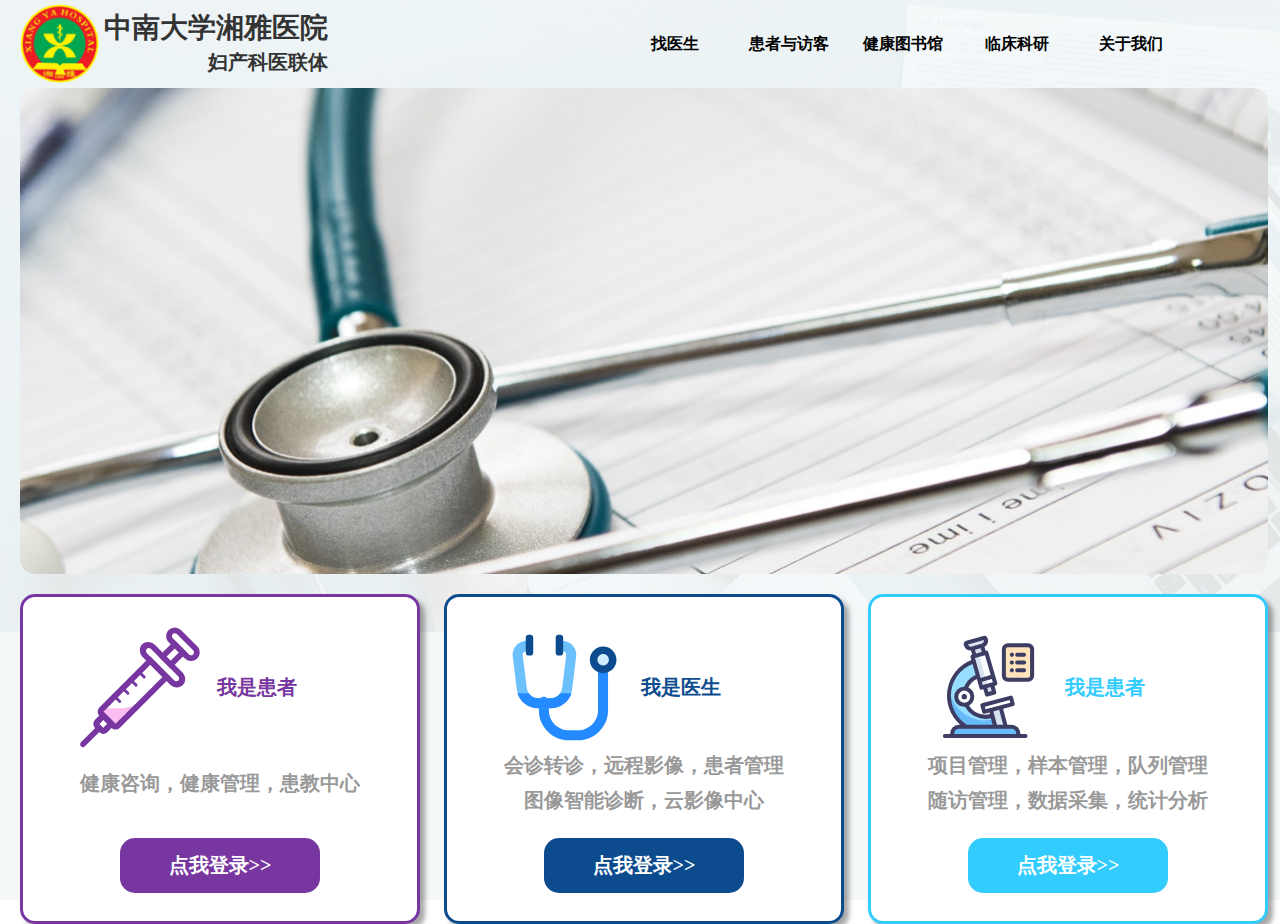
<file: index.html>
<!DOCTYPE html>
<html lang="en">

<head>
    <meta charset="UTF-8">
    <meta name="viewport" content="width=device-width, initial-scale=1.0">
    <meta http-equiv="X-UA-Compatible" content="ie=edge">
    <title>中南大学湘雅医院妇产科医联体</title>
    <link rel="stylesheet" href="./css/base.css">
    <link rel="stylesheet" href="./font/iconfont.css">
    <link rel="stylesheet/less" href="./css/common.less">
    <link rel="stylesheet/less" href="./css/index.less">
    <script src="./js/less.min.js"></script>
</head>

<body>
    <div class="layout">
        <div class="content">
            <div class="header clearfix">
                <div class="left fl">
                    <div class="logo"></div>
                    <div class="logo-text">
                        <h3>中南大学湘雅医院</h3>
                        <p>妇产科医联体</p>
                    </div>
                </div>
                <div class="right fr">
                    <ul class="clearfix">
                        <li class="fl">找医生</li>
                        <li class="fl">患者与访客</li>
                        <li class="fl">健康图书馆</li>
                        <li class="fl">临床科研</li>
                        <li class="fl">关于我们</li>
                    </ul>
                </div>
            </div>
            <div class="banner"></div>
            <div class="tab-login clearfix">
                <div class="login-item patient-login fl">
                    <div class="icon-div clearfix">
                        <span class="fl zhusheqi"></span>
                        <p class="fl huanzhe">
                            我是患者
                        </p>
                    </div>
                    <div class="item-text text-huanzhe">
                        <p>健康咨询，健康管理，患教中心</p>
                    </div>
                    <div class="item-btn huanzhe">
                        点我登录>>
                    </div>
                </div>
                <div class="login-item doctor-login fl">
                    <div class="icon-div clearfix">
                        <span class="fl tingzhenqi"></span>
                        <p class="fl yisheng">
                            我是医生
                        </p>
                    </div>
                    <div class="item-text text-yisheng">
                        <p>会诊转诊，远程影像，患者管理</p>
                        <p>图像智能诊断，云影像中心</p>
                    </div>
                    <div class="item-btn yisheng" id="doctor">
                        点我登录>>
                    </div>
                </div>
                <div class="login-item survey-login fl">
                    <div class="icon-div clearfix">
                        <span class="fl yanjiu"></span>
                        <p class="fl diaoyan">
                            我是患者
                        </p>
                    </div>
                    <div class="item-text text-diaoyan">
                        <p>项目管理，样本管理，队列管理</p>
                        <p>随访管理，数据采集，统计分析</p>
                    </div>
                    <div class="item-btn diaoyan">
                        点我登录>>
                    </div>
                </div>
            </div>
        </div>
    </div>
</body>
<script src="./js/jquery.min.js"></script>
<script>
    $(function(){
        $("#doctor").on("click",function(){
            window.location.href="./login.html?user=doctor"
        })
    })
</script>
</html>
</file>
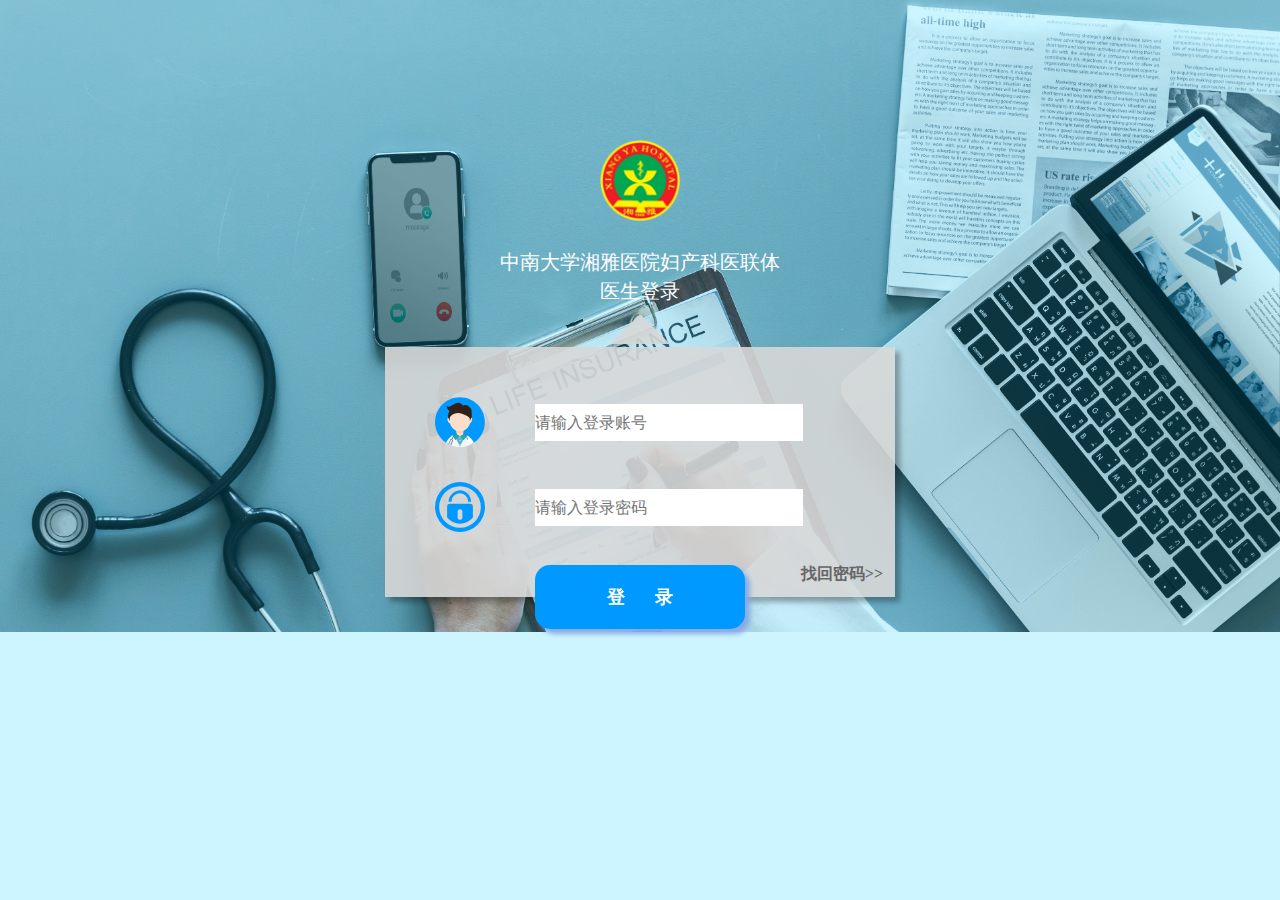
<file: login.html>
<!DOCTYPE html>
<html lang="en">

<head>
    <meta charset="UTF-8">
    <meta name="viewport" content="width=device-width, initial-scale=1.0">
    <meta http-equiv="X-UA-Compatible" content="ie=edge">
    <title>中南大学湘雅医院妇产科医联体登录</title>
    <link rel="stylesheet" href="./css/base.css">
    <link rel="stylesheet" href="./font/iconfont.css">
    <link rel="stylesheet/less" href="./css/common.less">
    <link rel="stylesheet/less" href="./css/login.less">
    <script src="./js/less.min.js"></script>
</head>

<body>
    <div class="layout">
        <div class="content">
            <div class="logo-box">
                <img class="logo" src="./images/logo.png" alt="logo" title="中南大学湘雅医院妇产科医联体">
                <p>中南大学湘雅医院妇产科医联体</p>
                <p>医生登录</p>
            </div>
            <div class="login-box">
                <div class="item clearfix">
                    <div class="fl left">
                        <img src="./images/yisheng.svg" alt="用户名" title="用户名">

                    </div>

                    <div class="fl right">
                        <input type="text" placeholder="请输入登录账号">
                    </div>
                </div>
                <div class="item clearfix">
                    <div class="fl left">
                        <img src="./images/mima.svg" alt="密码" title="密码">
                    </div>
                    <div class="fl right">
                        <input type="text" placeholder="请输入登录密码">
                    </div>
                </div>
                <div class="btn retrieve-btn" id="retrieve">找回密码>></div>
                <div class="btn login-btn" id="login">登录</div>
            </div>
        </div>
    </div>
</body>
<script src="./js/jquery.min.js"></script>
<script>
    $(function () {
        $("#login").on("click",function(){
            window.location.href="./views/doctor/doctor.html"
        })
    })
</script>

</html>
</file>
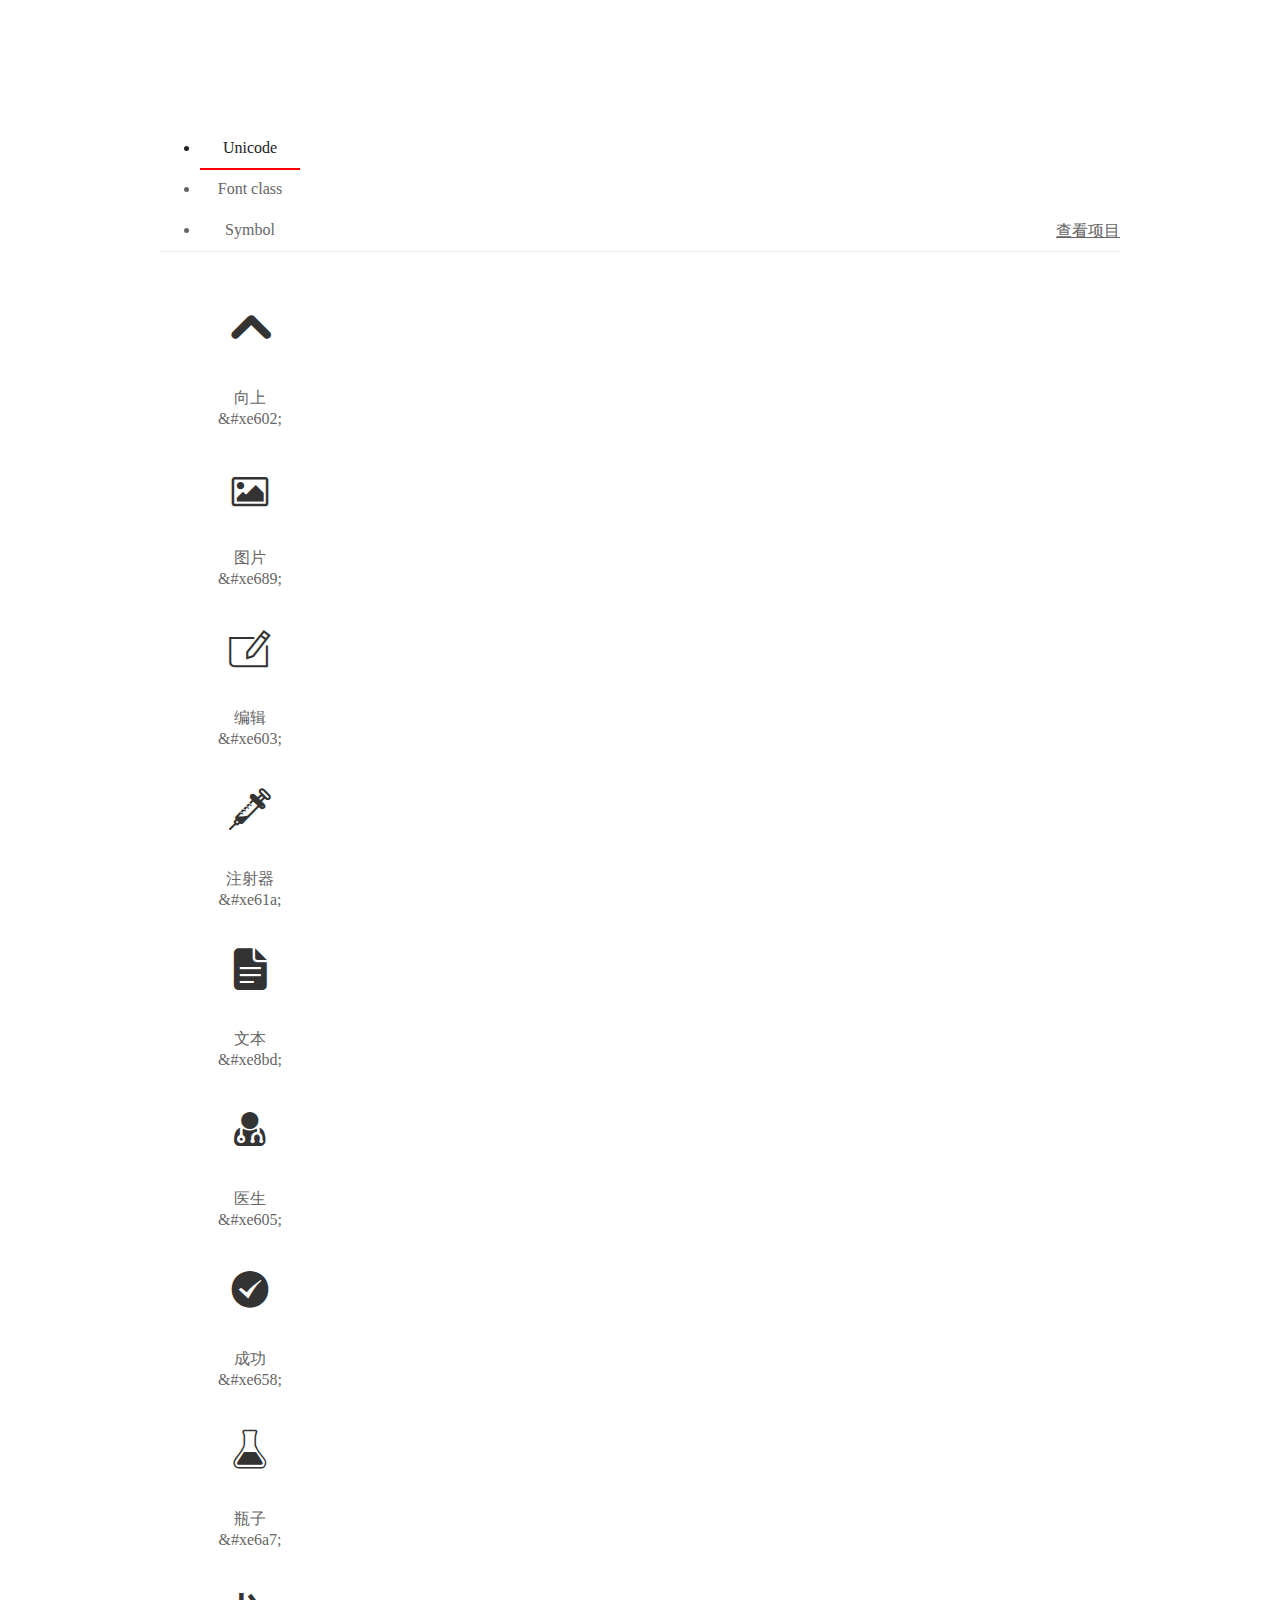
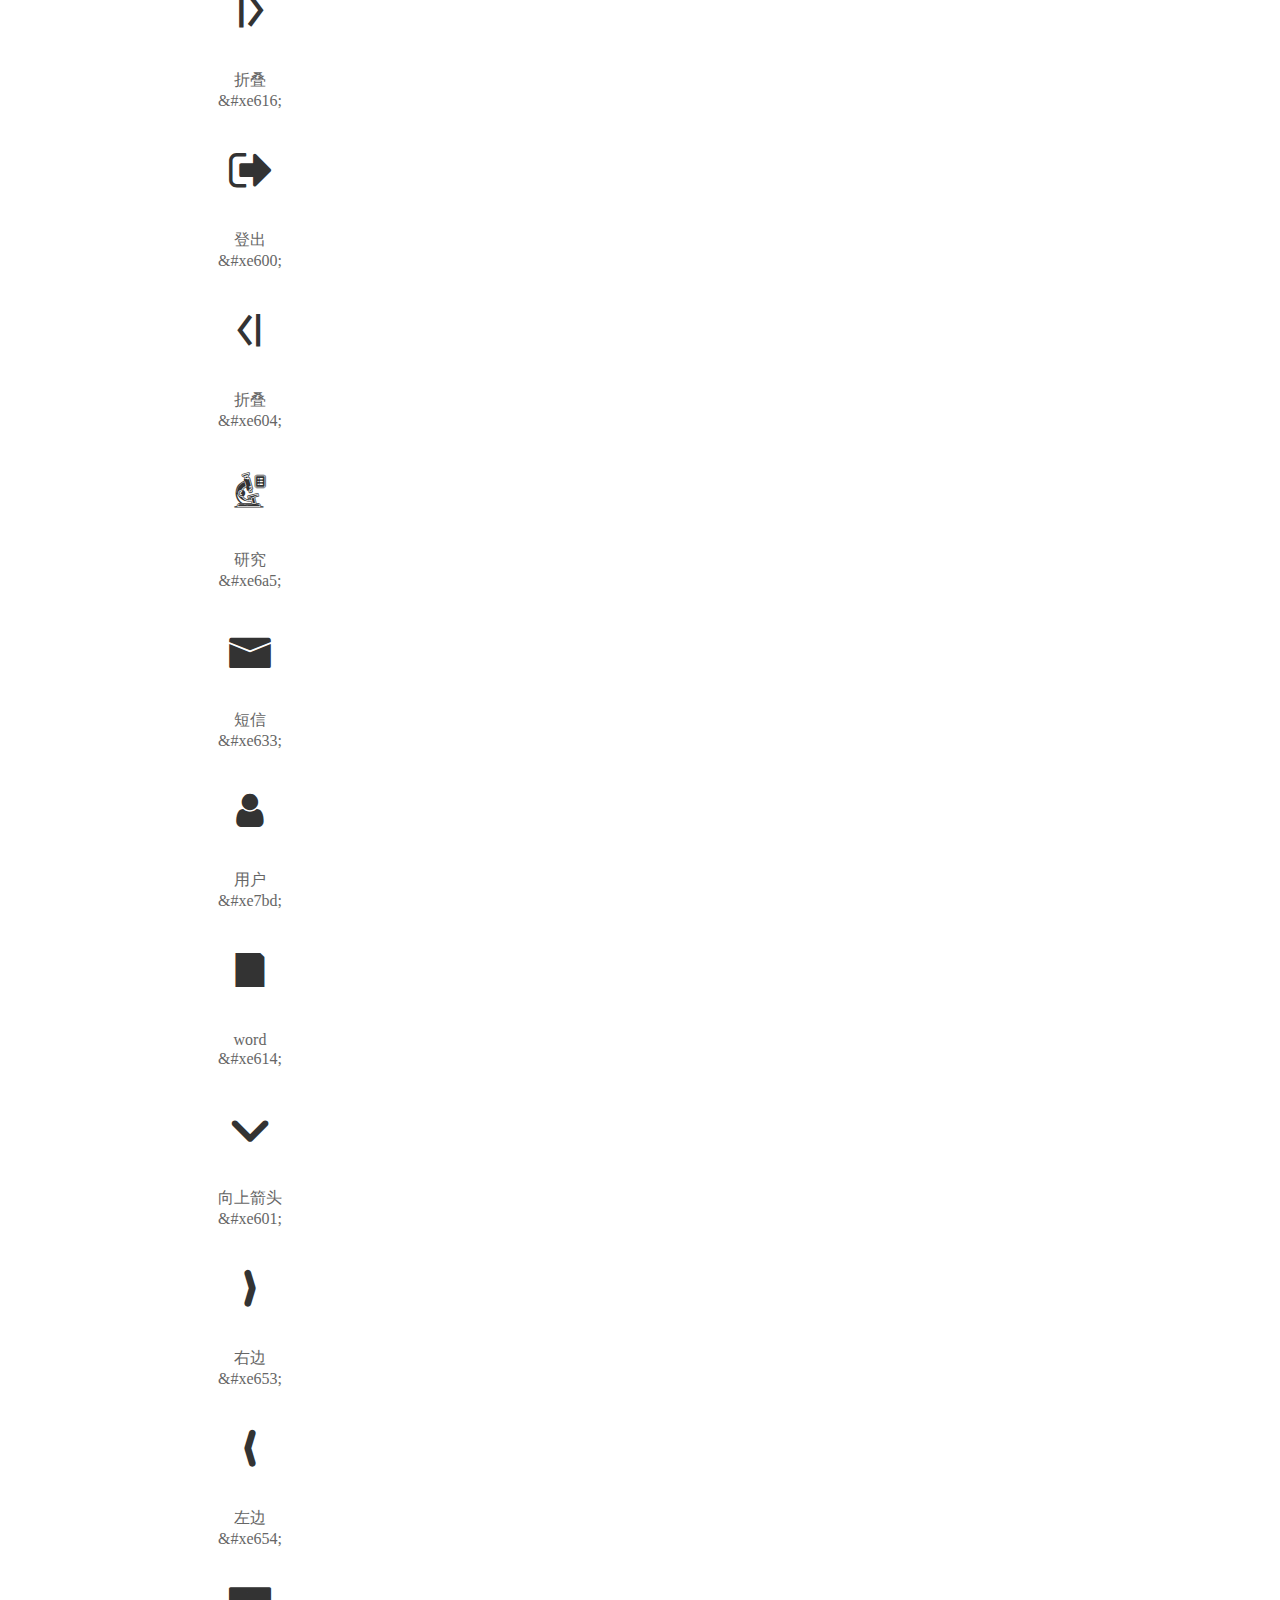
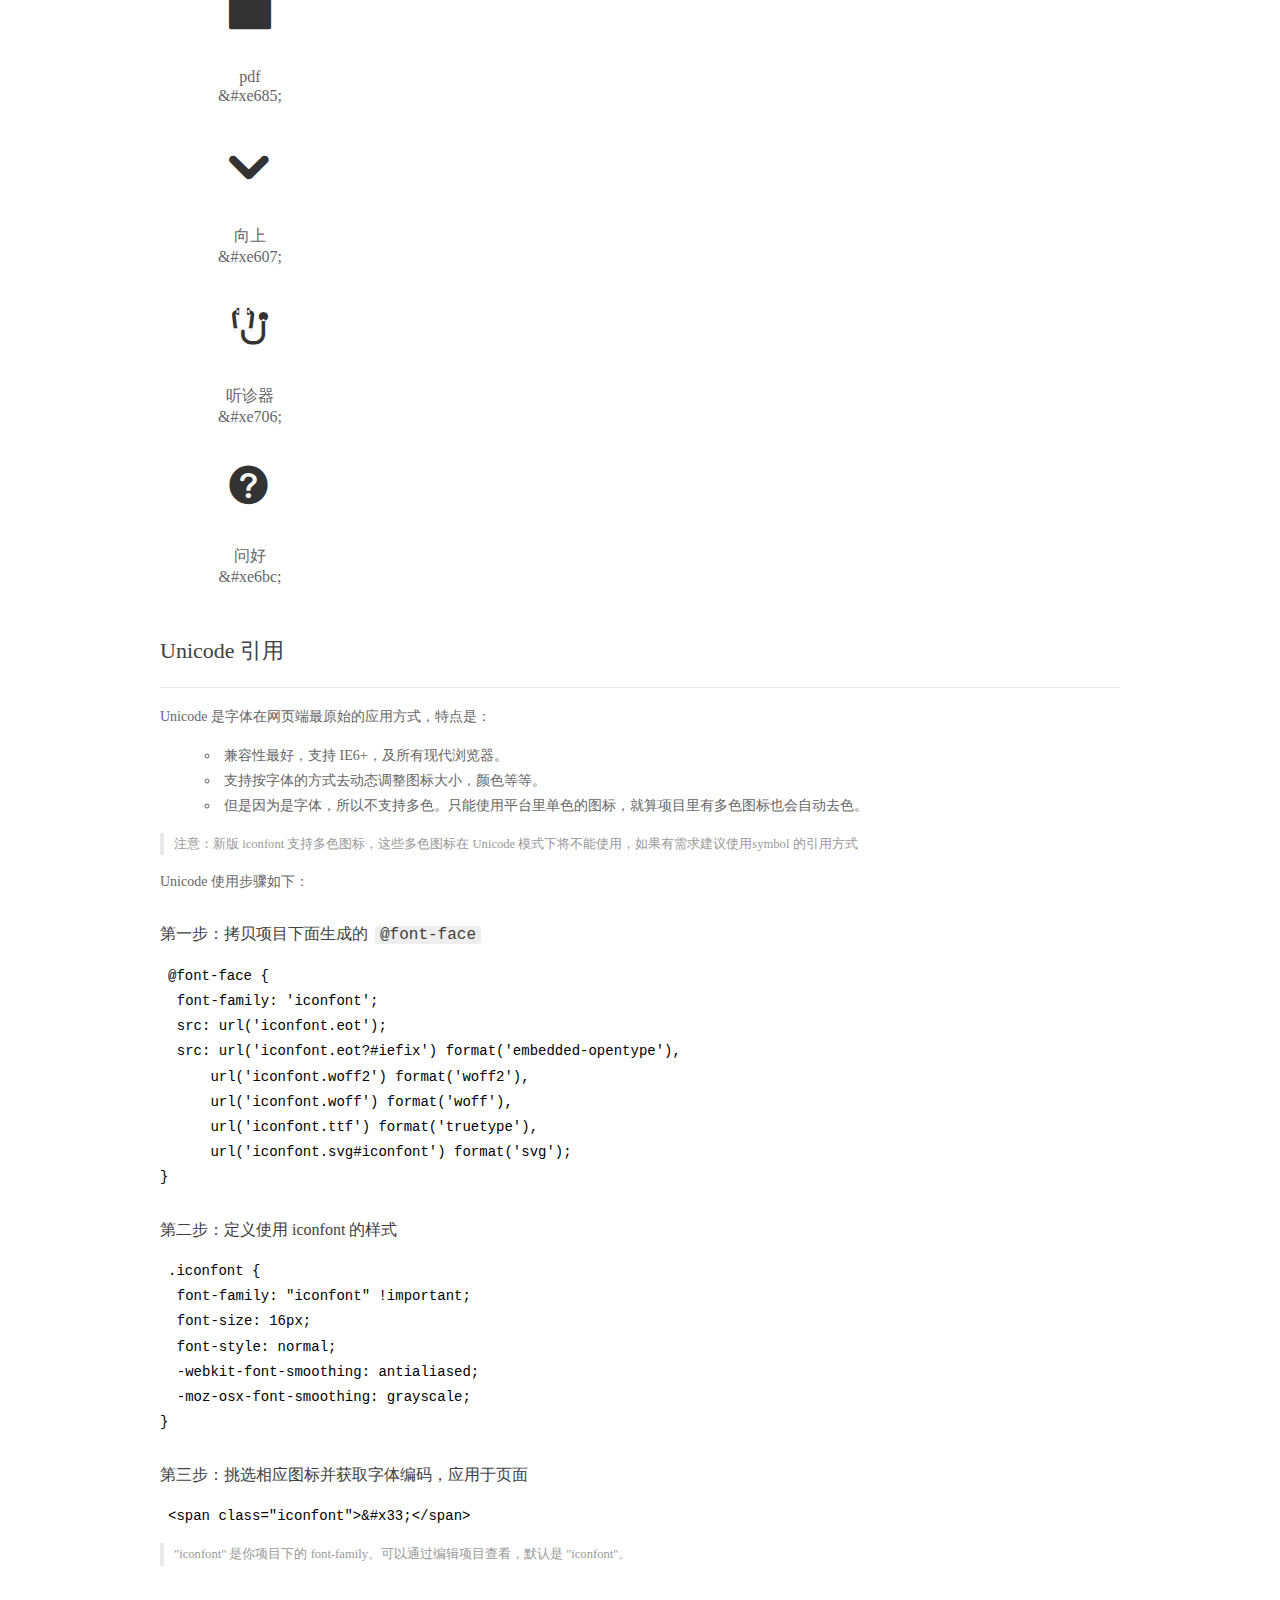
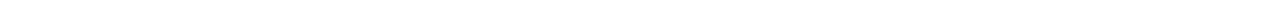
<file: font/demo_index.html>
<!DOCTYPE html>
<html>
<head>
  <meta charset="utf-8"/>
  <title>IconFont Demo</title>
  <link rel="shortcut icon" href="https://gtms04.alicdn.com/tps/i4/TB1_oz6GVXXXXaFXpXXJDFnIXXX-64-64.ico" type="image/x-icon"/>
  <link rel="stylesheet" href="https://g.alicdn.com/thx/cube/1.3.2/cube.min.css">
  <link rel="stylesheet" href="demo.css">
  <link rel="stylesheet" href="iconfont.css">
  <script src="iconfont.js"></script>
  <!-- jQuery -->
  <script src="https://a1.alicdn.com/oss/uploads/2018/12/26/7bfddb60-08e8-11e9-9b04-53e73bb6408b.js"></script>
  <!-- 代码高亮 -->
  <script src="https://a1.alicdn.com/oss/uploads/2018/12/26/a3f714d0-08e6-11e9-8a15-ebf944d7534c.js"></script>
</head>
<body>
  <div class="main">
    <h1 class="logo"><a href="https://www.iconfont.cn/" title="iconfont 首页" target="_blank">&#xe86b;</a></h1>
    <div class="nav-tabs">
      <ul id="tabs" class="dib-box">
        <li class="dib active"><span>Unicode</span></li>
        <li class="dib"><span>Font class</span></li>
        <li class="dib"><span>Symbol</span></li>
      </ul>
      
      <a href="https://www.iconfont.cn/manage/index?manage_type=myprojects&projectId=1040612" target="_blank" class="nav-more">查看项目</a>
      
    </div>
    <div class="tab-container">
      <div class="content unicode" style="display: block;">
          <ul class="icon_lists dib-box">
          
            <li class="dib">
              <span class="icon iconfont">&#xe602;</span>
                <div class="name">向上</div>
                <div class="code-name">&amp;#xe602;</div>
              </li>
          
            <li class="dib">
              <span class="icon iconfont">&#xe689;</span>
                <div class="name">图片</div>
                <div class="code-name">&amp;#xe689;</div>
              </li>
          
            <li class="dib">
              <span class="icon iconfont">&#xe603;</span>
                <div class="name">编辑</div>
                <div class="code-name">&amp;#xe603;</div>
              </li>
          
            <li class="dib">
              <span class="icon iconfont">&#xe61a;</span>
                <div class="name">注射器</div>
                <div class="code-name">&amp;#xe61a;</div>
              </li>
          
            <li class="dib">
              <span class="icon iconfont">&#xe8bd;</span>
                <div class="name">文本</div>
                <div class="code-name">&amp;#xe8bd;</div>
              </li>
          
            <li class="dib">
              <span class="icon iconfont">&#xe605;</span>
                <div class="name">医生</div>
                <div class="code-name">&amp;#xe605;</div>
              </li>
          
            <li class="dib">
              <span class="icon iconfont">&#xe658;</span>
                <div class="name">成功</div>
                <div class="code-name">&amp;#xe658;</div>
              </li>
          
            <li class="dib">
              <span class="icon iconfont">&#xe6a7;</span>
                <div class="name">瓶子</div>
                <div class="code-name">&amp;#xe6a7;</div>
              </li>
          
            <li class="dib">
              <span class="icon iconfont">&#xe616;</span>
                <div class="name">折叠</div>
                <div class="code-name">&amp;#xe616;</div>
              </li>
          
            <li class="dib">
              <span class="icon iconfont">&#xe600;</span>
                <div class="name">登出</div>
                <div class="code-name">&amp;#xe600;</div>
              </li>
          
            <li class="dib">
              <span class="icon iconfont">&#xe604;</span>
                <div class="name">折叠</div>
                <div class="code-name">&amp;#xe604;</div>
              </li>
          
            <li class="dib">
              <span class="icon iconfont">&#xe6a5;</span>
                <div class="name">研究</div>
                <div class="code-name">&amp;#xe6a5;</div>
              </li>
          
            <li class="dib">
              <span class="icon iconfont">&#xe633;</span>
                <div class="name">短信</div>
                <div class="code-name">&amp;#xe633;</div>
              </li>
          
            <li class="dib">
              <span class="icon iconfont">&#xe7bd;</span>
                <div class="name">用户</div>
                <div class="code-name">&amp;#xe7bd;</div>
              </li>
          
            <li class="dib">
              <span class="icon iconfont">&#xe614;</span>
                <div class="name">word</div>
                <div class="code-name">&amp;#xe614;</div>
              </li>
          
            <li class="dib">
              <span class="icon iconfont">&#xe601;</span>
                <div class="name">向上箭头</div>
                <div class="code-name">&amp;#xe601;</div>
              </li>
          
            <li class="dib">
              <span class="icon iconfont">&#xe653;</span>
                <div class="name">右边</div>
                <div class="code-name">&amp;#xe653;</div>
              </li>
          
            <li class="dib">
              <span class="icon iconfont">&#xe654;</span>
                <div class="name">左边</div>
                <div class="code-name">&amp;#xe654;</div>
              </li>
          
            <li class="dib">
              <span class="icon iconfont">&#xe685;</span>
                <div class="name">pdf</div>
                <div class="code-name">&amp;#xe685;</div>
              </li>
          
            <li class="dib">
              <span class="icon iconfont">&#xe607;</span>
                <div class="name">向上</div>
                <div class="code-name">&amp;#xe607;</div>
              </li>
          
            <li class="dib">
              <span class="icon iconfont">&#xe706;</span>
                <div class="name">听诊器</div>
                <div class="code-name">&amp;#xe706;</div>
              </li>
          
            <li class="dib">
              <span class="icon iconfont">&#xe6bc;</span>
                <div class="name">问好</div>
                <div class="code-name">&amp;#xe6bc;</div>
              </li>
          
          </ul>
          <div class="article markdown">
          <h2 id="unicode-">Unicode 引用</h2>
          <hr>

          <p>Unicode 是字体在网页端最原始的应用方式，特点是：</p>
          <ul>
            <li>兼容性最好，支持 IE6+，及所有现代浏览器。</li>
            <li>支持按字体的方式去动态调整图标大小，颜色等等。</li>
            <li>但是因为是字体，所以不支持多色。只能使用平台里单色的图标，就算项目里有多色图标也会自动去色。</li>
          </ul>
          <blockquote>
            <p>注意：新版 iconfont 支持多色图标，这些多色图标在 Unicode 模式下将不能使用，如果有需求建议使用symbol 的引用方式</p>
          </blockquote>
          <p>Unicode 使用步骤如下：</p>
          <h3 id="-font-face">第一步：拷贝项目下面生成的 <code>@font-face</code></h3>
<pre><code class="language-css"
>@font-face {
  font-family: 'iconfont';
  src: url('iconfont.eot');
  src: url('iconfont.eot?#iefix') format('embedded-opentype'),
      url('iconfont.woff2') format('woff2'),
      url('iconfont.woff') format('woff'),
      url('iconfont.ttf') format('truetype'),
      url('iconfont.svg#iconfont') format('svg');
}
</code></pre>
          <h3 id="-iconfont-">第二步：定义使用 iconfont 的样式</h3>
<pre><code class="language-css"
>.iconfont {
  font-family: "iconfont" !important;
  font-size: 16px;
  font-style: normal;
  -webkit-font-smoothing: antialiased;
  -moz-osx-font-smoothing: grayscale;
}
</code></pre>
          <h3 id="-">第三步：挑选相应图标并获取字体编码，应用于页面</h3>
<pre>
<code class="language-html"
>&lt;span class="iconfont"&gt;&amp;#x33;&lt;/span&gt;
</code></pre>
          <blockquote>
            <p>"iconfont" 是你项目下的 font-family。可以通过编辑项目查看，默认是 "iconfont"。</p>
          </blockquote>
          </div>
      </div>
      <div class="content font-class">
        <ul class="icon_lists dib-box">
          
          <li class="dib">
            <span class="icon iconfont icon-xiangshang1"></span>
            <div class="name">
              向上
            </div>
            <div class="code-name">.icon-xiangshang1
            </div>
          </li>
          
          <li class="dib">
            <span class="icon iconfont icon-tupian"></span>
            <div class="name">
              图片
            </div>
            <div class="code-name">.icon-tupian
            </div>
          </li>
          
          <li class="dib">
            <span class="icon iconfont icon-bianji"></span>
            <div class="name">
              编辑
            </div>
            <div class="code-name">.icon-bianji
            </div>
          </li>
          
          <li class="dib">
            <span class="icon iconfont icon-zhusheqi"></span>
            <div class="name">
              注射器
            </div>
            <div class="code-name">.icon-zhusheqi
            </div>
          </li>
          
          <li class="dib">
            <span class="icon iconfont icon-wenben"></span>
            <div class="name">
              文本
            </div>
            <div class="code-name">.icon-wenben
            </div>
          </li>
          
          <li class="dib">
            <span class="icon iconfont icon-yisheng"></span>
            <div class="name">
              医生
            </div>
            <div class="code-name">.icon-yisheng
            </div>
          </li>
          
          <li class="dib">
            <span class="icon iconfont icon-chenggong"></span>
            <div class="name">
              成功
            </div>
            <div class="code-name">.icon-chenggong
            </div>
          </li>
          
          <li class="dib">
            <span class="icon iconfont icon-pingzi"></span>
            <div class="name">
              瓶子
            </div>
            <div class="code-name">.icon-pingzi
            </div>
          </li>
          
          <li class="dib">
            <span class="icon iconfont icon-menu-zhangkai"></span>
            <div class="name">
              折叠
            </div>
            <div class="code-name">.icon-menu-zhangkai
            </div>
          </li>
          
          <li class="dib">
            <span class="icon iconfont icon-login"></span>
            <div class="name">
              登出
            </div>
            <div class="code-name">.icon-login
            </div>
          </li>
          
          <li class="dib">
            <span class="icon iconfont icon-menu-zhangkai-copy"></span>
            <div class="name">
              折叠
            </div>
            <div class="code-name">.icon-menu-zhangkai-copy
            </div>
          </li>
          
          <li class="dib">
            <span class="icon iconfont icon-yanjiu1"></span>
            <div class="name">
              研究
            </div>
            <div class="code-name">.icon-yanjiu1
            </div>
          </li>
          
          <li class="dib">
            <span class="icon iconfont icon-duanxin"></span>
            <div class="name">
              短信
            </div>
            <div class="code-name">.icon-duanxin
            </div>
          </li>
          
          <li class="dib">
            <span class="icon iconfont icon-yonghu"></span>
            <div class="name">
              用户
            </div>
            <div class="code-name">.icon-yonghu
            </div>
          </li>
          
          <li class="dib">
            <span class="icon iconfont icon-word"></span>
            <div class="name">
              word
            </div>
            <div class="code-name">.icon-word
            </div>
          </li>
          
          <li class="dib">
            <span class="icon iconfont icon-down"></span>
            <div class="name">
              向上箭头
            </div>
            <div class="code-name">.icon-down
            </div>
          </li>
          
          <li class="dib">
            <span class="icon iconfont icon-ziyuan"></span>
            <div class="name">
              右边
            </div>
            <div class="code-name">.icon-ziyuan
            </div>
          </li>
          
          <li class="dib">
            <span class="icon iconfont icon-ziyuan1"></span>
            <div class="name">
              左边
            </div>
            <div class="code-name">.icon-ziyuan1
            </div>
          </li>
          
          <li class="dib">
            <span class="icon iconfont icon-pdf"></span>
            <div class="name">
              pdf
            </div>
            <div class="code-name">.icon-pdf
            </div>
          </li>
          
          <li class="dib">
            <span class="icon iconfont icon-xiangshang"></span>
            <div class="name">
              向上
            </div>
            <div class="code-name">.icon-xiangshang
            </div>
          </li>
          
          <li class="dib">
            <span class="icon iconfont icon-tingzhenqi"></span>
            <div class="name">
              听诊器
            </div>
            <div class="code-name">.icon-tingzhenqi
            </div>
          </li>
          
          <li class="dib">
            <span class="icon iconfont icon-wenhao"></span>
            <div class="name">
              问好
            </div>
            <div class="code-name">.icon-wenhao
            </div>
          </li>
          
        </ul>
        <div class="article markdown">
        <h2 id="font-class-">font-class 引用</h2>
        <hr>

        <p>font-class 是 Unicode 使用方式的一种变种，主要是解决 Unicode 书写不直观，语意不明确的问题。</p>
        <p>与 Unicode 使用方式相比，具有如下特点：</p>
        <ul>
          <li>兼容性良好，支持 IE8+，及所有现代浏览器。</li>
          <li>相比于 Unicode 语意明确，书写更直观。可以很容易分辨这个 icon 是什么。</li>
          <li>因为使用 class 来定义图标，所以当要替换图标时，只需要修改 class 里面的 Unicode 引用。</li>
          <li>不过因为本质上还是使用的字体，所以多色图标还是不支持的。</li>
        </ul>
        <p>使用步骤如下：</p>
        <h3 id="-fontclass-">第一步：引入项目下面生成的 fontclass 代码：</h3>
<pre><code class="language-html">&lt;link rel="stylesheet" href="./iconfont.css"&gt;
</code></pre>
        <h3 id="-">第二步：挑选相应图标并获取类名，应用于页面：</h3>
<pre><code class="language-html">&lt;span class="iconfont icon-xxx"&gt;&lt;/span&gt;
</code></pre>
        <blockquote>
          <p>"
            iconfont" 是你项目下的 font-family。可以通过编辑项目查看，默认是 "iconfont"。</p>
        </blockquote>
      </div>
      </div>
      <div class="content symbol">
          <ul class="icon_lists dib-box">
          
            <li class="dib">
                <svg class="icon svg-icon" aria-hidden="true">
                  <use xlink:href="#icon-xiangshang1"></use>
                </svg>
                <div class="name">向上</div>
                <div class="code-name">#icon-xiangshang1</div>
            </li>
          
            <li class="dib">
                <svg class="icon svg-icon" aria-hidden="true">
                  <use xlink:href="#icon-tupian"></use>
                </svg>
                <div class="name">图片</div>
                <div class="code-name">#icon-tupian</div>
            </li>
          
            <li class="dib">
                <svg class="icon svg-icon" aria-hidden="true">
                  <use xlink:href="#icon-bianji"></use>
                </svg>
                <div class="name">编辑</div>
                <div class="code-name">#icon-bianji</div>
            </li>
          
            <li class="dib">
                <svg class="icon svg-icon" aria-hidden="true">
                  <use xlink:href="#icon-zhusheqi"></use>
                </svg>
                <div class="name">注射器</div>
                <div class="code-name">#icon-zhusheqi</div>
            </li>
          
            <li class="dib">
                <svg class="icon svg-icon" aria-hidden="true">
                  <use xlink:href="#icon-wenben"></use>
                </svg>
                <div class="name">文本</div>
                <div class="code-name">#icon-wenben</div>
            </li>
          
            <li class="dib">
                <svg class="icon svg-icon" aria-hidden="true">
                  <use xlink:href="#icon-yisheng"></use>
                </svg>
                <div class="name">医生</div>
                <div class="code-name">#icon-yisheng</div>
            </li>
          
            <li class="dib">
                <svg class="icon svg-icon" aria-hidden="true">
                  <use xlink:href="#icon-chenggong"></use>
                </svg>
                <div class="name">成功</div>
                <div class="code-name">#icon-chenggong</div>
            </li>
          
            <li class="dib">
                <svg class="icon svg-icon" aria-hidden="true">
                  <use xlink:href="#icon-pingzi"></use>
                </svg>
                <div class="name">瓶子</div>
                <div class="code-name">#icon-pingzi</div>
            </li>
          
            <li class="dib">
                <svg class="icon svg-icon" aria-hidden="true">
                  <use xlink:href="#icon-menu-zhangkai"></use>
                </svg>
                <div class="name">折叠</div>
                <div class="code-name">#icon-menu-zhangkai</div>
            </li>
          
            <li class="dib">
                <svg class="icon svg-icon" aria-hidden="true">
                  <use xlink:href="#icon-login"></use>
                </svg>
                <div class="name">登出</div>
                <div class="code-name">#icon-login</div>
            </li>
          
            <li class="dib">
                <svg class="icon svg-icon" aria-hidden="true">
                  <use xlink:href="#icon-menu-zhangkai-copy"></use>
                </svg>
                <div class="name">折叠</div>
                <div class="code-name">#icon-menu-zhangkai-copy</div>
            </li>
          
            <li class="dib">
                <svg class="icon svg-icon" aria-hidden="true">
                  <use xlink:href="#icon-yanjiu1"></use>
                </svg>
                <div class="name">研究</div>
                <div class="code-name">#icon-yanjiu1</div>
            </li>
          
            <li class="dib">
                <svg class="icon svg-icon" aria-hidden="true">
                  <use xlink:href="#icon-duanxin"></use>
                </svg>
                <div class="name">短信</div>
                <div class="code-name">#icon-duanxin</div>
            </li>
          
            <li class="dib">
                <svg class="icon svg-icon" aria-hidden="true">
                  <use xlink:href="#icon-yonghu"></use>
                </svg>
                <div class="name">用户</div>
                <div class="code-name">#icon-yonghu</div>
            </li>
          
            <li class="dib">
                <svg class="icon svg-icon" aria-hidden="true">
                  <use xlink:href="#icon-word"></use>
                </svg>
                <div class="name">word</div>
                <div class="code-name">#icon-word</div>
            </li>
          
            <li class="dib">
                <svg class="icon svg-icon" aria-hidden="true">
                  <use xlink:href="#icon-down"></use>
                </svg>
                <div class="name">向上箭头</div>
                <div class="code-name">#icon-down</div>
            </li>
          
            <li class="dib">
                <svg class="icon svg-icon" aria-hidden="true">
                  <use xlink:href="#icon-ziyuan"></use>
                </svg>
                <div class="name">右边</div>
                <div class="code-name">#icon-ziyuan</div>
            </li>
          
            <li class="dib">
                <svg class="icon svg-icon" aria-hidden="true">
                  <use xlink:href="#icon-ziyuan1"></use>
                </svg>
                <div class="name">左边</div>
                <div class="code-name">#icon-ziyuan1</div>
            </li>
          
            <li class="dib">
                <svg class="icon svg-icon" aria-hidden="true">
                  <use xlink:href="#icon-pdf"></use>
                </svg>
                <div class="name">pdf</div>
                <div class="code-name">#icon-pdf</div>
            </li>
          
            <li class="dib">
                <svg class="icon svg-icon" aria-hidden="true">
                  <use xlink:href="#icon-xiangshang"></use>
                </svg>
                <div class="name">向上</div>
                <div class="code-name">#icon-xiangshang</div>
            </li>
          
            <li class="dib">
                <svg class="icon svg-icon" aria-hidden="true">
                  <use xlink:href="#icon-tingzhenqi"></use>
                </svg>
                <div class="name">听诊器</div>
                <div class="code-name">#icon-tingzhenqi</div>
            </li>
          
            <li class="dib">
                <svg class="icon svg-icon" aria-hidden="true">
                  <use xlink:href="#icon-wenhao"></use>
                </svg>
                <div class="name">问好</div>
                <div class="code-name">#icon-wenhao</div>
            </li>
          
          </ul>
          <div class="article markdown">
          <h2 id="symbol-">Symbol 引用</h2>
          <hr>

          <p>这是一种全新的使用方式，应该说这才是未来的主流，也是平台目前推荐的用法。相关介绍可以参考这篇<a href="">文章</a>
            这种用法其实是做了一个 SVG 的集合，与另外两种相比具有如下特点：</p>
          <ul>
            <li>支持多色图标了，不再受单色限制。</li>
            <li>通过一些技巧，支持像字体那样，通过 <code>font-size</code>, <code>color</code> 来调整样式。</li>
            <li>兼容性较差，支持 IE9+，及现代浏览器。</li>
            <li>浏览器渲染 SVG 的性能一般，还不如 png。</li>
          </ul>
          <p>使用步骤如下：</p>
          <h3 id="-symbol-">第一步：引入项目下面生成的 symbol 代码：</h3>
<pre><code class="language-html">&lt;script src="./iconfont.js"&gt;&lt;/script&gt;
</code></pre>
          <h3 id="-css-">第二步：加入通用 CSS 代码（引入一次就行）：</h3>
<pre><code class="language-html">&lt;style&gt;
.icon {
  width: 1em;
  height: 1em;
  vertical-align: -0.15em;
  fill: currentColor;
  overflow: hidden;
}
&lt;/style&gt;
</code></pre>
          <h3 id="-">第三步：挑选相应图标并获取类名，应用于页面：</h3>
<pre><code class="language-html">&lt;svg class="icon" aria-hidden="true"&gt;
  &lt;use xlink:href="#icon-xxx"&gt;&lt;/use&gt;
&lt;/svg&gt;
</code></pre>
          </div>
      </div>

    </div>
  </div>
  <script>
  $(document).ready(function () {
      $('.tab-container .content:first').show()

      $('#tabs li').click(function (e) {
        var tabContent = $('.tab-container .content')
        var index = $(this).index()

        if ($(this).hasClass('active')) {
          return
        } else {
          $('#tabs li').removeClass('active')
          $(this).addClass('active')

          tabContent.hide().eq(index).fadeIn()
        }
      })
    })
  </script>
</body>
</html>
</file>
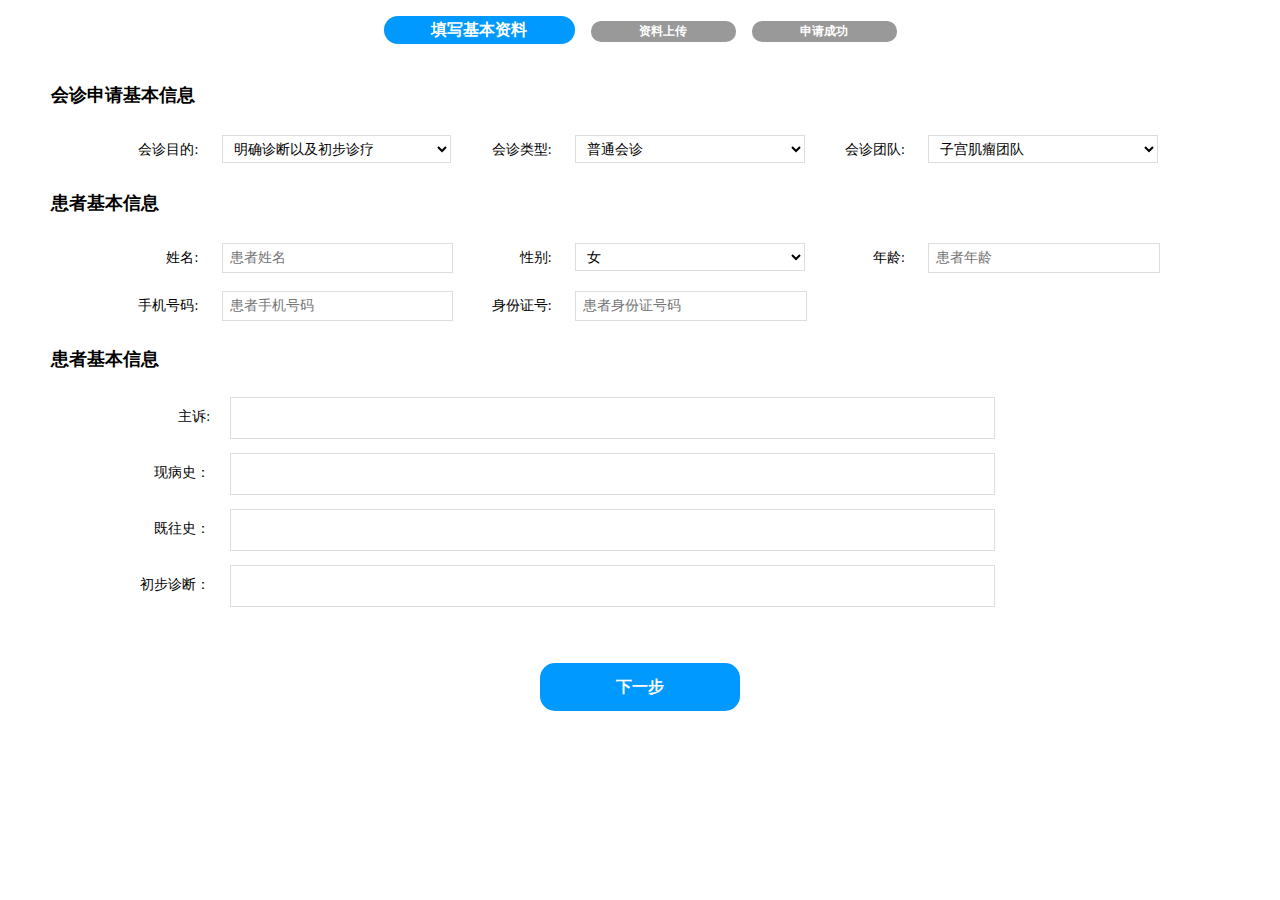
<file: views/doctor/apply.html>
<!DOCTYPE html>
<html lang="en">

<head>
    <meta charset="UTF-8">
    <meta name="viewport" content="width=device-width, initial-scale=1.0">
    <meta http-equiv="X-UA-Compatible" content="ie=edge">
    <title>会诊申请</title>
    <link rel="stylesheet" href="../../css/base.css">
    <link rel="stylesheet" href="../../font/iconfont.css">
    <link rel="stylesheet" href="../../css/consultation.css">
    <link rel="stylesheet" href="../../css/apply.css">
</head>

<body>
    <ul class="consultation-info">
        <div class="step" id="step">
            <span class="item done active">填写基本资料</span>
            <span class="item">资料上传</span>
            <span class="item">申请成功</span>
        </div>
        <li class="consultation-item info active">
            <div class="consultation_detail">
                <h3>会诊申请基本信息</h3>
                <div class="detail_apply clearfix">
                    <label>
                        <span>会诊目的:</span>
                        <select name="" id="">
                            <option value="0">明确诊断以及初步诊疗</option>
                            <option value="1">进一步治疗方案</option>
                        </select>
                    </label>
                    <label>
                        <span>会诊类型:</span>
                        <select name="" id="">
                            <option value="0">普通会诊</option>
                            <option value="1">专家会诊</option>
                            <option value="1">特需会诊</option>
                        </select>
                    </label>
                    <label>
                        <span>会诊团队:</span>
                        <select name="" id="">
                            <option value="0">子宫肌瘤团队</option>
                            <option value="1">乳腺疾病团队</option>
                            <option value="1">阴道疾病团队</option>
                        </select>
                    </label>
                </div>
                <h3>患者基本信息</h3>
                <div class="detail_apply clearfix">
                    <label>
                        <span>姓名:</span>
                        <input type="text" placeholder="患者姓名">
                    </label>
                    <label>
                        <span>性别:</span>
                        <select name="" id="">
                            <option value="0">女</option>
                            <option value="1">男</option>
                        </select>
                    </label>
                    <label>
                        <span>年龄:</span>
                        <input type="text" placeholder="患者年龄">
                    </label>
                    <label>
                        <span>手机号码:</span>
                        <input type="text" placeholder="患者手机号码">
                    </label>
                    <label>
                        <span>身份证号:</span>
                        <input type="text" placeholder="患者身份证号码">
                    </label>
                </div>

                <h3>患者基本信息</h3>
                <div class="detail_apply info clearfix">
                    <label>
                        <span>主诉:</span>
                        <input type="text">
                    </label>
                    <label>
                        <span>现病史：</span>
                        <input type="text">
                    </label>
                    <label>
                        <span>既往史：</span>
                        <input type="text">
                    </label>
                    <label>
                        <span>初步诊断：</span>
                        <input type="text">
                    </label>
                </div>
                <div class="consultation-btn">
                    <span id="next-btn">下一步</span>
                </div>
            </div>
        </li>
        <li class="consultation-item up ">
            <div class="consultation_detail">
                <h3>患者信息资料 <i>请上传 .txt；.doc；.docx；.pdf格式文件</i> </h3>
                <div class="detail_up">
                    <div>
                        <i class="iconfont icon-wenben"> 上传资料 </i>
                    </div>

                </div>
                <h3>患者影像资料 <i>请上传 .txt；.doc；.docx；.pdf格式文件</i> </h3>
                <div class="detail_up">
                    <div>
                        <i class="iconfont icon-login"> 上传资料 </i>
                    </div>
                </div>
                <div class="consultation-btn">
                    <span id="pre-btn">上一步</span><span id="from-btn">提交</span>
                </div>
            </div>
        </li>
        <li class="consultation-item success ">
            <div class="consultation_detail">
                <div>
                    <i class="iconfont icon-chenggong"></i>
                    <p>您得申请已经提交成功</p>
                    <p>请等待机构审核</p>
                </div>
            </div>
            <div class="consultation-btn">
                <span id="success">完成</span>
            </div>
        </li>
        
    </ul>
</body>
<script src="../../js/jquery.min.js"></script>
<script>
    $(function(){
        var $stepItems = $("#step .item");
        var $next = $("#next-btn"),
            $pre = $("#pre-btn"),
            $btn = $("#from-btn"),
            $success = $("#success");
        var $consultations = $(".consultation-item");

            $next.on("click",function(){
                $stepItems.removeClass("active");
                $stepItems.eq(1).addClass("active");

                $consultations.removeClass("active");
                $(".up").addClass("active");

                $stepItems.eq(1).addClass("done")
            })

            $pre.on("click",function(){
                $stepItems.removeClass("active");
                $stepItems.eq(0).addClass("active");
                
                $consultations.removeClass("active");
                $(".info").addClass("active");


            })


            $btn.on("click",function(){
                $stepItems.removeClass("active");
                $stepItems.eq(2).addClass("active");

                $consultations.removeClass("active");
                $(".success").addClass("active");

                $stepItems.eq(2).addClass("done");
            })

            $success.on("click",function(){
                window.location.replace("./consultationInfo.html");
            })

            $stepItems.on("click",function(){
                var $this = $(this);

                if((!$this.hasClass("done"))) return false
                if($this.hasClass("active")) return false;
                var index = $this.index();
                $stepItems.removeClass("active");
                $this.addClass("active");

                $consultations.removeClass("active");
                $consultations.eq(index).addClass("active");

            })
    })



</script>
</html>
</file>
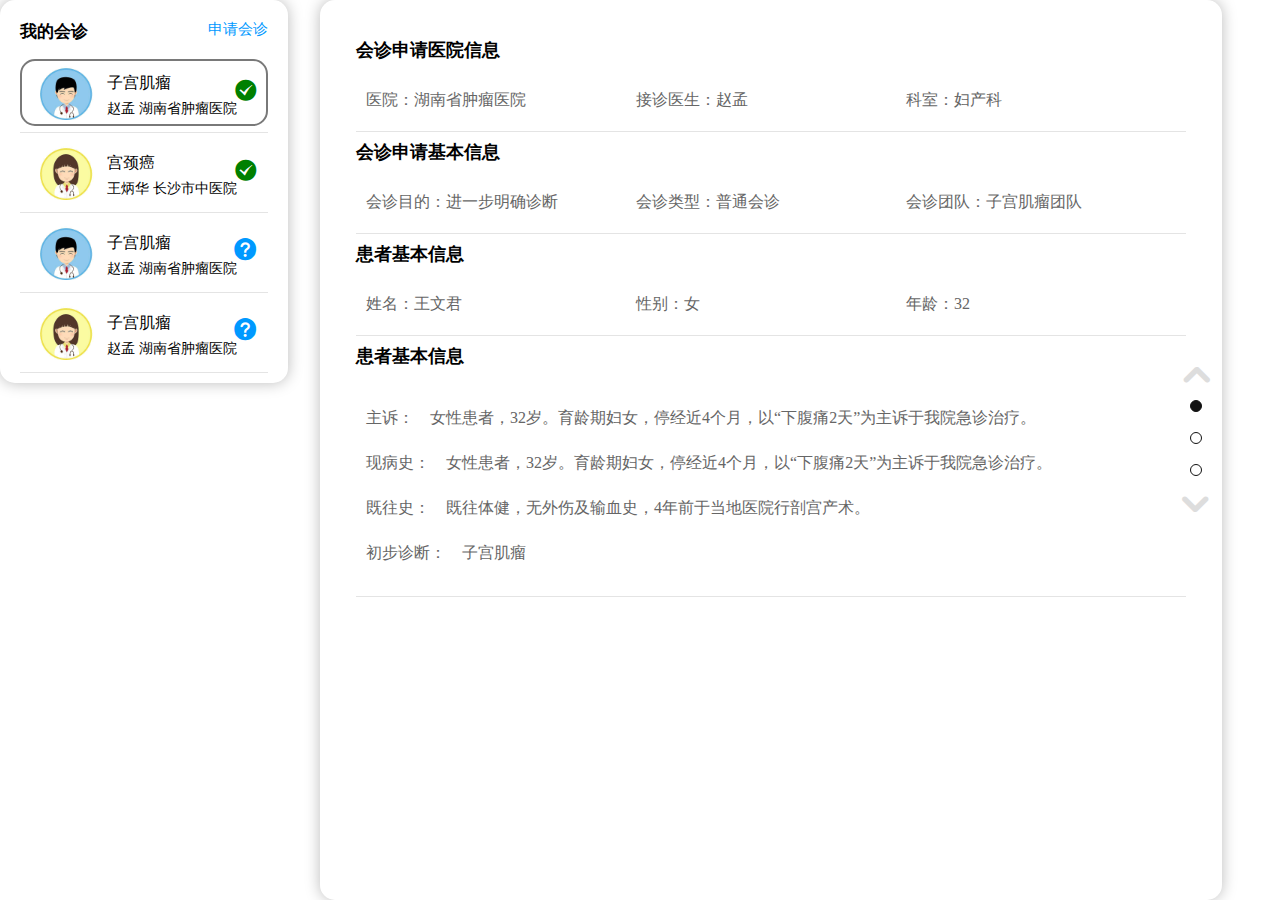
<file: views/doctor/consultation.html>
<!DOCTYPE html>
<html lang="en">

<head>
    <meta charset="UTF-8">
    <meta name="viewport" content="width=device-width, initial-scale=1.0">
    <meta http-equiv="X-UA-Compatible" content="ie=edge">
    <title>中南大学湘雅医院妇产科医联体医生工作台</title>
    <link rel="stylesheet" href="../../css/base.css">
    <link rel="stylesheet" href="../../font/iconfont.css">
    <link rel="stylesheet" href="../../css/consultation.css">
    <!-- <script src="../../js/less.min.js"></script> -->
</head>

<body>
    <div class="my-consultation">
        <div class="sidebar" id="sidebar-high">
            <div class="sidebar_head">
                我的会诊
                <a id="consultationApply"><i class="iconfont icon-yuanchenghuizhen1"></i> 申请会诊</a>
            </div>
            <ul class="sidebar_list">
                <li class="done active">
                    <div>
                        <div class="item_pic"><img src="../../images/default01.png" alt=""></div>
                        <div class="item_tit">子宫肌瘤</div>
                        <div class="item_info">
                            <span class="item_name">赵孟</span>
                            <span class="item_hospital">湖南省肿瘤医院</span>
                        </div>
                        <div class="item_status"><i class="iconfont icon-chenggong"></i></div>
                    </div>
                </li>
                <li class="done">
                    <div>
                        <div class="item_pic"><img src="../../images/default02.png" alt=""></div>
                        <div class="item_tit">宫颈癌</div>
                        <div class="item_info">
                            <span class="item_name">王炳华</span>
                            <span class="item_hospital">长沙市中医院</span>
                        </div>
                        <div class="item_status"><i class="iconfont icon-chenggong"></i></div>
                    </div>
                </li>
                <li>
                    <div>
                        <div class="item_pic"><img src="../../images/default01.png" alt=""></div>
                        <div class="item_tit">子宫肌瘤</div>
                        <div class="item_info">
                            <span class="item_name">赵孟</span>
                            <span class="item_hospital">湖南省肿瘤医院</span>
                        </div>
                        <div class="item_status"><i class="iconfont icon-wenhao"></i></div>
                    </div>
                </li>
                <li>
                    <div>
                        <div class="item_pic"><img src="../../images/default02.png" alt=""></div>
                        <div class="item_tit">子宫肌瘤</div>
                        <div class="item_info">
                            <span class="item_name">赵孟</span>
                            <span class="item_hospital">湖南省肿瘤医院</span>
                        </div>
                        <div class="item_status"><i class="iconfont icon-wenhao"></i></div>
                    </div>
                </li>
            </ul>
        </div>
        <div class="content container-high">
            <iframe src="./consultationInfo.html" frameborder="0" id="consultationInfo"></iframe>
        </div>

</body>
<script src="../../js/jquery.min.js"></script>
<script>
    $(function () {
        var $sidebarLists = $(".sidebar_list li");
        $sidebarLists.on("click", function () {
            var $this = $(this);
            if($this.hasClass("active")) return false;
            $sidebarLists.removeClass("active");
            $this.addClass("active");
            if ($this.hasClass("done")) {
                $("#consultationInfo").attr("src", "./consultationInfo.html")
            } else {
                $("#consultationInfo").attr("src", "./consultationApply.html")
            }
        });
        $("#consultationApply").on("click",function(){
            $("#consultationInfo").attr("src", "./apply.html")
        })
    })
</script>

</html>
</file>
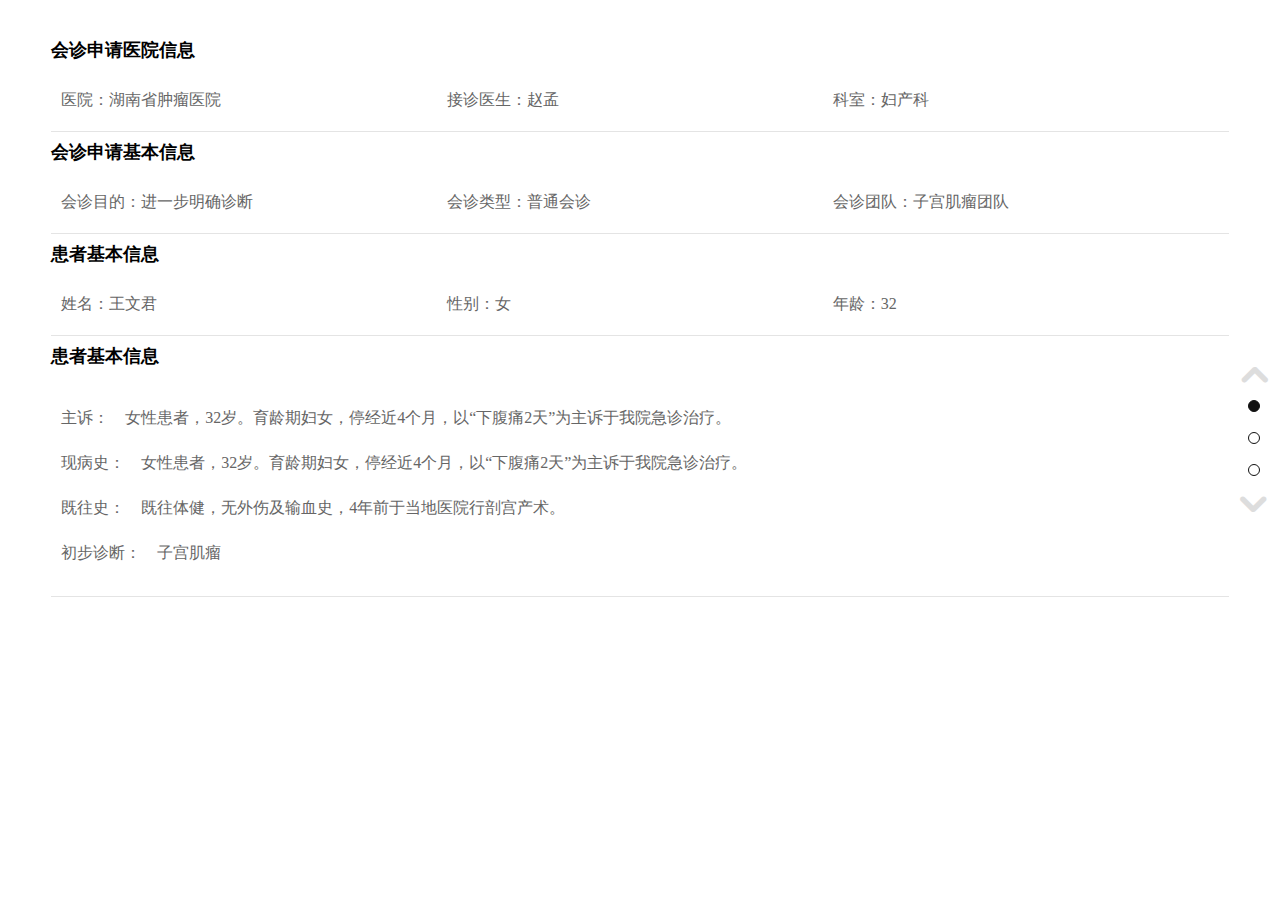
<file: views/doctor/consultationApply.html>
<!DOCTYPE html>
<html lang="en">

<head>
    <meta charset="UTF-8">
    <meta name="viewport" content="width=device-width, initial-scale=1.0">
    <meta http-equiv="X-UA-Compatible" content="ie=edge">
    <title>会诊详情</title>
    <link rel="stylesheet" href="../../css/base.css">
    <link rel="stylesheet" href="../../font/iconfont.css">
    <link rel="stylesheet" href="../../css/consultation.css">
</head>

<body>
    <ul class="consultation-info">
        <li class="consultation-item active">
            <div class="consultation_detail">
                <h3>会诊申请医院信息</h3>
                <div class="detail_text">
                    <span>医院：湖南省肿瘤医院</span>
                    <span>接诊医生：赵孟</span>
                    <span>科室：妇产科</span>
                </div>
                <h3>会诊申请基本信息</h3>
                <div class="detail_text">
                    <span>会诊目的：进一步明确诊断</span>
                    <span>会诊类型：普通会诊</span>
                    <span>会诊团队：子宫肌瘤团队</span>
                </div>
                <h3>患者基本信息</h3>
                <div class="detail_text">
                    <span>姓名：王文君</span>
                    <span>性别：女</span>
                    <span>年龄：32</span>
                </div>
                <h3>患者基本信息</h3>
                <div class="detail_text">
                    <p>主诉：　女性患者，32岁。育龄期妇女，停经近4个月，以“下腹痛2天”为主诉于我院急诊治疗。</p>
                    <p>现病史：　女性患者，32岁。育龄期妇女，停经近4个月，以“下腹痛2天”为主诉于我院急诊治疗。</p>
                    <p>既往史：　既往体健，无外伤及输血史，4年前于当地医院行剖宫产术。</p>
                    <p>初步诊断：　子宫肌瘤</p>
                </div>
            </div>
        </li>
        <li class="consultation-item ">
            <div class="consultation_detail">
                <h3>患者信息资料</h3>
                <div class="detail_down">
                    <span> <img src="../../images/word.svg" alt="该患者基本信息.doc"> 该患者基本信息.doc</span>
                    <span> <img src="../../images/pdf.svg" alt="该患者基本信息.doc"> 患者既往疾病及家族病史.pdf</span>

                </div>
                <h3>患者影像资料</h3>
                <div class="detail_dicom">
                    <div class="fl">
                        <img src="../../images/dicom_01.jpg" alt="dicom">
                    </div>
                    <div class="fl">
                        <img src="../../images/dicom_02.jpg" alt="dicom">
                    </div>
                    <div class="fl">
                        <img src="../../images/dicom_03.jpg" alt="dicom">
                    </div>
                </div>
            </div>
        </li>
        <li class="consultation-item ">
            <div class="consultation_detail">
                <h3>会诊意见模板</h3>
                <div class="detail_select"> 选择模板:
                    <select name="modules" id="consultationModules">
                        <option value="我的模板1">我的模板1</option>
                        <option value="我的模板2">我的模板2</option>
                        <option value="我的模板3">我的模板3</option>
                        <option value="我的模板4">我的模板4</option>
                        <option value="我的模板5">我的模板5</option>
                        <option value="我的模板6">我的模板6</option>
                    </select>
                </div>
                <h3>会诊意见</h3>
                <div class="detail_string">
                    <textarea name="" cols="30" rows="10" placeholder="请填写会诊意见" id="consultationOpinions"></textarea>
                </div>
                <div class="detail_submit">
                    <span>提交</span>
                </div>
            </div>
        </li>
    </ul>
    <div class="consultation-step">
        <i class="iconfont icon-xiangshang1 pre"></i>
        <span class="circle active"></span>
        <span class="circle"></span>
        <span class="circle"></span>
        <i class="iconfont icon-xiangshang next"></i>
    </div>
</body>
<script src="../../js/jquery.min.js"></script>
<script>
    $(function () {
        var $next = $(".next"),
            $pre = $(".pre"),
            $circles = $(".circle");
        var $consultations = $(".consultation-item");

        $next.on("click", function () {
            $.each($circles, function (i, item) {
                var $item = $(item);
                if ($item.hasClass("active")) {
                    var index = $item.index();
                    if (index < 3) {
                        $circles.removeClass("active");
                        $circles.eq(index).addClass("active");

                        $consultations.removeClass("active");
                        $consultations.eq(index).addClass("active")
                    }

                    return false
                }
            })
        })

        $pre.on("click", function () {

            $.each($circles, function (i, item) {
                var $item = $(item);
                if ($item.hasClass("active")) {
                    var index = $item.index();
                    if (index > 1) {
                        $circles.removeClass("active");
                        $circles.eq(index - 2).addClass("active");

                        $consultations.removeClass("active");
                        $consultations.eq(index - 2).addClass("active")
                    }

                    return false
                }
            })
        })


        $("#consultationModules").on("change",function(){
            var $this = $(this);
            var value = $this.val();
            $("#consultationOpinions").text(value);
        })

        $(".detail_dicom img").on("click",function(){
            window.top.location.replace("./dicom.html")
        })
    })




</script>

</html>
</file>
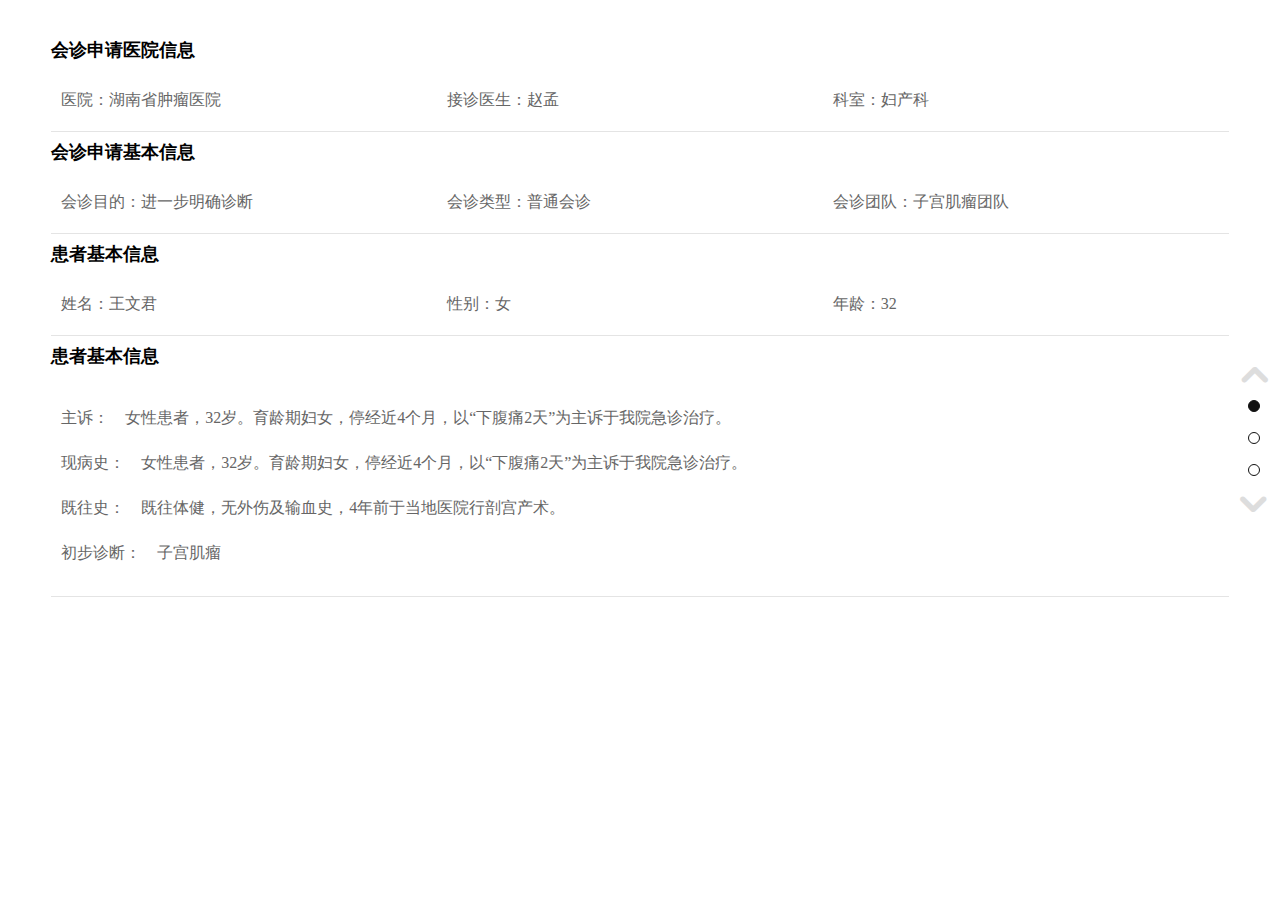
<file: views/doctor/consultationInfo.html>
<!DOCTYPE html>
<html lang="en">

<head>
    <meta charset="UTF-8">
    <meta name="viewport" content="width=device-width, initial-scale=1.0">
    <meta http-equiv="X-UA-Compatible" content="ie=edge">
    <title>会诊详情</title>
    <link rel="stylesheet" href="../../css/base.css">
    <link rel="stylesheet" href="../../font/iconfont.css">
    <link rel="stylesheet" href="../../css/consultation.css">
</head>

<body>
    <ul class="consultation-info">
        <li class="consultation-item active">
            <div class="consultation_detail">
                <h3>会诊申请医院信息</h3>
                <div class="detail_text">
                    <span>医院：湖南省肿瘤医院</span>
                    <span>接诊医生：赵孟</span>
                    <span>科室：妇产科</span>
                </div>
                <h3>会诊申请基本信息</h3>
                <div class="detail_text">
                    <span>会诊目的：进一步明确诊断</span>
                    <span>会诊类型：普通会诊</span>
                    <span>会诊团队：子宫肌瘤团队</span>
                </div>
                <h3>患者基本信息</h3>
                <div class="detail_text">
                    <span>姓名：王文君</span>
                    <span>性别：女</span>
                    <span>年龄：32</span>
                </div>
                <h3>患者基本信息</h3>
                <div class="detail_text">
                    <p>主诉：　女性患者，32岁。育龄期妇女，停经近4个月，以“下腹痛2天”为主诉于我院急诊治疗。</p>
                    <p>现病史：　女性患者，32岁。育龄期妇女，停经近4个月，以“下腹痛2天”为主诉于我院急诊治疗。</p>
                    <p>既往史：　既往体健，无外伤及输血史，4年前于当地医院行剖宫产术。</p>
                    <p>初步诊断：　子宫肌瘤</p>
                </div>
            </div>
        </li>
        <li class="consultation-item ">
            <div class="consultation_detail">
                <h3>患者信息资料</h3>
                <div class="detail_down">
                    <span> <img src="../../images/word.svg" alt="该患者基本信息.doc"> 该患者基本信息.doc</span>
                    <span> <img src="../../images/pdf.svg" alt="该患者基本信息.doc"> 患者既往疾病及家族病史.pdf</span>

                </div>
                <h3>患者影像资料</h3>
                <div class="detail_dicom">
                    <div class="fl">
                        <img src="../../images/dicom_01.jpg" alt="dicom">
                    </div>
                    <div class="fl">
                        <img src="../../images/dicom_02.jpg" alt="dicom">
                    </div>
                    <div class="fl">
                        <img src="../../images/dicom_03.jpg" alt="dicom">
                    </div>
                </div>
            </div>
        </li>
        <li class="consultation-item ">
            <div class="consultation_detail">
                <h3>会诊意见</h3>
                <div class="consultation_detail opinions">
                    <p>
                        1.妊娠腹痛诊断和治疗　早期诊断是关键:①认真做好围产期保健和检查工作，发现可诱发急腹症的情况时(如阑尾炎病史、胆囊结石、腹部手术史、卵巢囊肿等)，应详细记录在案并做好防范措施。②妊娠期一旦发生腹膜炎的症状和体征，应及时进行影像学和实验室检查并请相关科室会诊，以免发生误诊。③在尚未确诊时，应严密动态观察病情变化，一旦有体温升高、脉搏加快、呼吸急促或腹膜炎范围增大的趋势，应再次进行相关检查并请有关科室经验丰富的高年资医师会诊，以便早期做出正确诊断。
                    </p>
                    <p>
                        确诊后，如果患者的全身一般情况良好、生命体征稳定、腹膜炎局限且较轻时，可在严密观察病情的前提下和普通外科医师的协助下，采用非手术治疗措施并给予保胎治疗。确诊后，如果全身一般情况较差、生命体征不稳定、腹膜炎范围超过一个象限者，或有体温升高、脉搏加快、呼吸急促或腹膜炎范围有逐渐增大的趋势者，应在短期内迅速纠正全身情况的前提下和在相关科室经验丰富的高年资医师的协助下，尽快施行手术治疗。
                    </p>
                    <p>
                        2.妊娠合并阑尾炎的诊断和治疗　妊娠期合并急性阑尾炎的诊断要点:①转移性右下腹痛是妊娠期急性阑尾炎固有的症状和诊断的重要线索。腹痛以右中、下腹多见，压痛点随孕周而上移，腹肌紧张及反跳痛在孕中晚期不典型，出现明显时常示病情较重。②大多数患者都有不同程度的恶心、呕吐。③多有发热。④白细胞均升高，特别是白细胞≥18×
                        109/L，或中性粒细胞百分数≥80%，有诊断意义。⑤超声检查阑尾呈低回声管状结构，如果其横切面呈同心圆靶样图像且直径≥7. 0mm可确诊，超声诊断妊娠期阑尾炎的准确性与非孕期相同。
                    </p>
                    <p>
                        对妊娠期合并急性阑尾炎应强调早期诊断与及时手术治疗，一旦确诊，应在积极抗感染治疗的同时，立即手术治疗，尤其在妊娠中、晚期。对于妊娠早期无论症状轻重，多采用手术切除阑尾。妊娠中期胎盘已经形成，子宫敏感性降低，流产率较低，应尽早切除病灶，妊娠16～28周是手术最好时机;对于就诊较晚且已形成脓肿、伴高热和中毒症状的妊娠中期患者应及时手术引流，只有那些脓肿已局限、超声提示无脓腔、体温已正常者，可试行非手术治疗并严密观察。对于妊娠晚期高度怀疑合并急性阑尾炎者应及时剖腹探查，有产科指征者可同时行剖宫产。如有阑尾穿孔，应先吸尽脓液再切除阑尾，局部用0.
                        5%甲硝唑液100～200ml清洗吸尽，不宜全腹冲洗，术后一般不放置硬质引流管。术后应继续抗感染治疗，对于继续妊娠者，选择胎儿影响小、敏感的广谱抗生素;甲硝唑对胎儿发育有一定影响，应慎用，妊娠3个月内禁用。术后3～4天应给予抑制宫缩药及镇静药保胎治疗，同时，注意加强胎儿生长发育情况及胎心、胎动变化的监测。
                    </p>
                </div>
            </div>

        </li>
    </ul>
    <div class="consultation-step">
        <i class="iconfont icon-xiangshang1 pre"></i>
        <span class="circle active"></span>
        <span class="circle"></span>
        <span class="circle"></span>
        <i class="iconfont icon-xiangshang next"></i>
    </div>
</body>
<script src="../../js/jquery.min.js"></script>
<script>
    $(function(){
        var $next = $(".next"),
            $pre = $(".pre"),
            $circles = $(".circle");
        var $consultations = $(".consultation-item");

        $next.on("click",function(){
            $.each($circles,function(i,item){
                var $item = $(item);
                if($item.hasClass("active")){
                    var index = $item.index();
                    if(index <3){
                        $circles.removeClass("active");
                        $circles.eq(index).addClass("active");

                        $consultations.removeClass("active");
                        $consultations.eq(index).addClass("active")
                    }

                    return  false
                }
            })
        })

        $pre.on("click",function(){
            
            $.each($circles,function(i,item){
                var $item = $(item);
                if($item.hasClass("active")){
                    var index = $item.index();
                    if(index >  1){
                        $circles.removeClass("active");
                        $circles.eq(index-2).addClass("active");

                        $consultations.removeClass("active");
                        $consultations.eq(index-2).addClass("active")
                    }

                    return  false
                }
            })
        })

    })




</script>
</html>
</file>
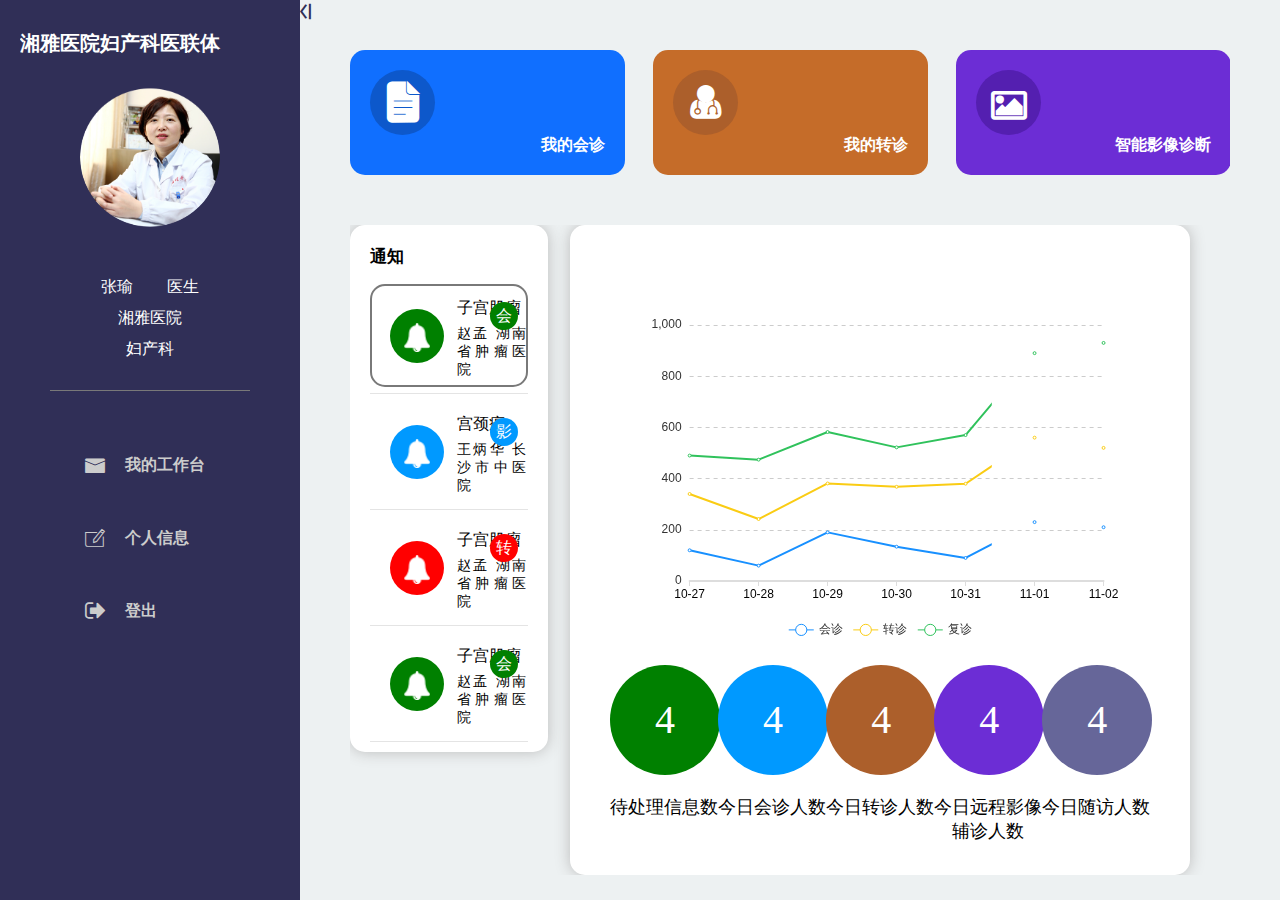
<file: views/doctor/doctor.html>
<!DOCTYPE html>
<html lang="en">

<head>
    <meta charset="UTF-8">
    <meta name="viewport" content="width=device-width, initial-scale=1.0">
    <meta http-equiv="X-UA-Compatible" content="ie=edge">
    <title>湘雅医院妇产科医联体</title>
    <link rel="stylesheet" href="../../css/base.css">
    <link rel="stylesheet" href="../../font/iconfont.css">
    <link rel="stylesheet/less" href="../../css/common.less">
    <link rel="stylesheet" href="../../plug/css/layui.css">
    <script src="../../js/less.min.js"></script>
</head>

<body class="doctor">
    <div class="layout">
        <div class="left fl">
            <div class="left-content">
                <div class="title">
                    湘雅医院妇产科医联体
                </div>
                <div class="info">
                    <div class="img">
                        <img src="../../images/user.png" alt="user">
                    </div>
                    <div class="user-info">
                        <span class="user-name">张瑜</span>
                        <span class="user-role">医生</span>
                        <p class="company">湘雅医院</p>
                        <p class="department">妇产科</p>
                    </div>
                </div>
                <div class="operation" id="operation">
                    <div class="item clearfix active">
                        <span class="icon icon-duanxin iconfont fl"></span>
                        <span class="text fl">我的工作台</span>
                    </div>
                    <div class="item clearfix" navLink="../user/user.html">
                        <span class="icon icon-bianji iconfont fl"></span>
                        <span class="text fl">个人信息</span>
                    </div>
                    <div class="item clearfix" navLink="../../login.html">
                        <span class="icon icon-login iconfont fl"></span>
                        <span class="text fl">登出</span>
                    </div>
                </div>
            </div>
            <i id="fold" class="iconfont icon-menu-zhangkai-copy active fold"></i>
        </div>
        <div class="right">
            <div class="top">
                <div class="nav" id="navLink">
                    <div class="nav-item fl" navLink="./consultation.html">
                        <span class="icon iconfont icon-wenben"></span>
                        <p>我的会诊</p>
                    </div>
                    <div class="nav-item fl">
                        <span class="icon iconfont icon-yisheng"></span>
                        <p>我的转诊</p>
                    </div>
                    <div class="nav-item fl">
                        <span class="icon iconfont icon-tupian"></span>
                        <p>智能影像诊断</p>
                    </div>
                    <div class="nav-item fl">
                        <span class="icon iconfont icon-yonghu"></span>
                        <p>我的患者</p>
                    </div>
                    <div class="nav-item fl" navLink="./research/research.html">
                        <span class="icon iconfont icon-pingzi"></span>
                        <p>我的科研</p>
                    </div>
                </div>
            </div>
            <iframe src="./router.html" frameborder="0" id="doctorIframe" class="doctor-iframe"></iframe>
        </div>

    </div>
</body>
<script src="../../js/jquery.min.js"></script>
<script src="../../js/common/layer.js"></script>
<script src="../../plug/layui.js"></script>
<script>
    $(function () {
        var navPaddingWidth = 40 + 29;
        var $navLink = $("#navLink");
        var $navItem = $navLink.find(".nav-item");
        var length = $navItem.length;
        var itemWidth = $($navItem[0]).width() + navPaddingWidth;

        var navWidth = itemWidth * length;
        $navLink.width(navWidth)
        $left = $(".left");
        var $fold = $("#fold");
        $fold.on("click", function () {
            
            var $this = $(this);

            if ($this.hasClass("active")) {
                $this.removeClass("icon-menu-zhangkai-copy active").addClass("icon-menu-zhangkai");
                $left.css({
                    width: "60px"
                });
            
            } else {
                $this.removeClass("icon-menu-zhangkai").addClass("icon-menu-zhangkai-copy active");
                $left.css({
                    width: "300px"
                });
                ;
            }
        })
        $("#operation .item").on("click", function () {
            var $this = $(this);
            if ($this.hasClass("active")) return false;
            var url = $this.attr("navLink");
            window.location.replace(url)



        })

        $navItem.on("click", function () {
            var $this = $(this);
            var navLink = $this.attr("navLink");
            if (navLink) {
                $("#doctorIframe").attr("src", navLink);
            } else {
                layui.use('layer', function () {
                    var layer = layui.layer;
                    baseMsg(layer,"该功能正在开发中,敬请期待...",{icon: 6})
                    
                });
            }
        })

    })
</script>

</html>
</file>
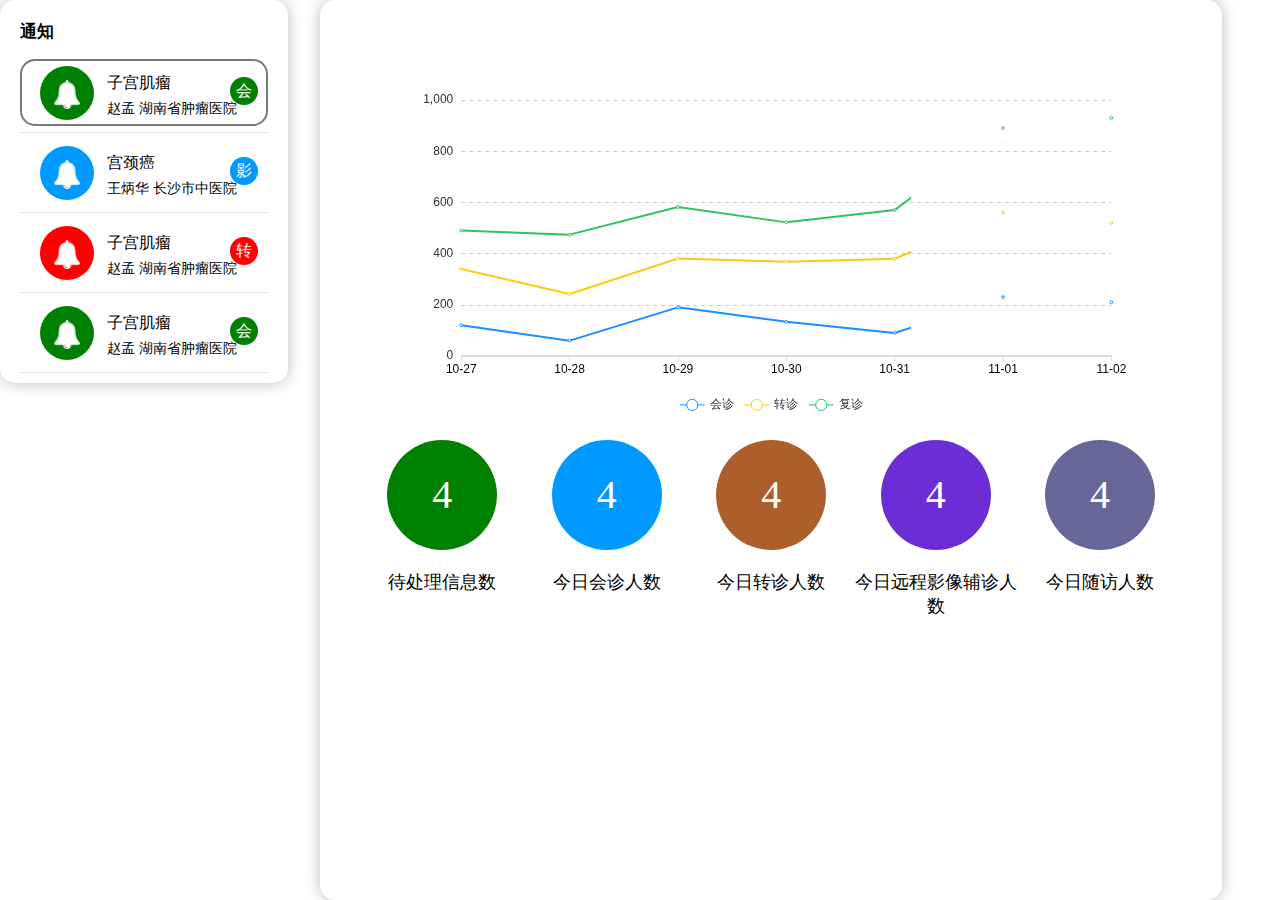
<file: views/doctor/router.html>
<!DOCTYPE html>
<html lang="en">

<head>
    <meta charset="UTF-8">
    <meta name="viewport" content="width=device-width, initial-scale=1.0">
    <meta http-equiv="X-UA-Compatible" content="ie=edge">
    <title>中南大学湘雅医院妇产科医联体医生工作台</title>
    <link rel="stylesheet" href="../../css/base.css">
    <link rel="stylesheet" href="../../font/iconfont.css">
    <link rel="stylesheet" href="../../css/consultation.css">
    <!-- <script src="../../js/less.min.js"></script> -->
    <style>
        html,body {
            width: 100%;
            height: 100%;
        }
    
    
    
    </style>
</head>

<body class="router">
    <div class="my-consultation">
        <div class="sidebar" id="sidebar-high">
            <div class="sidebar_head">
                通知
                <!-- <a id="consultationApply"><i class="iconfont icon-yuanchenghuizhen1"></i> 申请会诊</a> -->
            </div>
            <ul class="sidebar_list">
                <li class="done active green">
                    <div>
                        <div class="item_pic "><img src="../../images/ld1.png" alt=""></div>
                        <div class="item_tit">子宫肌瘤</div>
                        <div class="item_info">
                            <span class="item_name">赵孟</span>
                            <span class="item_hospital">湖南省肿瘤医院</span>
                        </div>
                        <div class="item_status">会</div>
                    </div>
                </li>
                <li class="done blue">
                    <div>
                        <div class="item_pic "><img src="../../images/ld1.png" alt=""></div>
                        <div class="item_tit">宫颈癌</div>
                        <div class="item_info">
                            <span class="item_name">王炳华</span>
                            <span class="item_hospital">长沙市中医院</span>
                        </div>
                        <div class="item_status">影</div>
                    </div>
                </li>
                <li class="red">
                    <div>
                        <div class="item_pic "><img src="../../images/ld1.png" alt=""></div>
                        <div class="item_tit">子宫肌瘤</div>
                        <div class="item_info">
                            <span class="item_name">赵孟</span>
                            <span class="item_hospital">湖南省肿瘤医院</span>
                        </div>
                        <div class="item_status">转</div>
                    </div>
                </li>
                <li class="green">
                    <div>
                        <div class="item_pic "><img src="../../images/ld1.png" alt=""></div>
                        <div class="item_tit">子宫肌瘤</div>
                        <div class="item_info">
                            <span class="item_name">赵孟</span>
                            <span class="item_hospital">湖南省肿瘤医院</span>
                        </div>
                        <div class="item_status">会</div>
                    </div>
                </li>
            </ul>
        </div>
        <div class="content container-high">
            <div id="echart" class="echart"></div>
            <div class="info">
                <span class="info-box">
                    <h4 class="green">4</h4>
                    <p>待处理信息数</p>
                </span>
                <span class="info-box">
                    <h4 class="blue">4</h4>
                    <p>今日会诊人数</p>
                </span>
                <span class="info-box">
                    <h4 class="yellow">4</h4>
                    <p>今日转诊人数</p>
                </span>
                <span class="info-box">
                    <h4 class="purple">4</h4>
                    <p>今日远程影像辅诊人数</p>
                </span>
                <span class="info-box">
                    <h4 class="grey">4</h4>
                    <p>今日随访人数</p>
                </span>
            </div>
        </div>

</body>
<script src="../../js/jquery.min.js"></script>
<script src="../../js/echarts.min3X.js"></script>
<script>
    $(function () {
        var $sidebarLists = $(".sidebar_list li");
        $sidebarLists.on("click", function () {
            var $this = $(this);
            if ($this.hasClass("active")) return false;
            $sidebarLists.removeClass("active");
            $this.addClass("active");
            if ($this.hasClass("done")) {
                $("#consultationInfo").attr("src", "./consultationInfo.html")
            } else {
                $("#consultationInfo").attr("src", "./consultationApply.html")
            }
        });


        var echart = echarts.init(document.getElementById('echart'));
        var option = {
            color:["rgb(24,144,255)","rgb(250,204,20)","rgb(48,194,92)"],
            tooltip: {
                trigger: 'axis'
            },
            legend: {
                data: ['会诊', '转诊', '复诊'],
                bottom: "6%"
            },
            grid: {
                left: '3%',
                right: '4%',
                bottom: '16%',
                containLabel: true
            },
            xAxis: {
                type: 'category',
                boundaryGap: false,
                data: ['10-27', '10-28', '10-29', '10-30', '10-31', '11-01', '11-02'],
                axisLine: {
                    lineStyle: {
                        color: '#ddd', // 颜色
                        width: 2 // 粗细
                    }
                },
                axisLabel: {
                    show: true,
                    textStyle: {
                        color: '#000'
                    }
                }
            },
            yAxis: {
                type: 'value',
                axisLine: { show: false },
                axisTick: { show: false },
                splitLine: {
                    show: true,
                    lineStyle: {
                        type: 'dashed'
                    }
                }

            },
            series: [
                {
                    name: '会诊',
                    type: 'line',
                    stack: '总量',
                    data: [120, 60, 190, 134, 90, 230, 210]
                },
                {
                    name: '转诊',
                    type: 'line',
                    stack: '总量',
                    data: [220, 182, 191, 234, 290, 330, 310]
                },
                {
                    name: '复诊',
                    type: 'line',
                    stack: '总量',
                    data: [150, 232, 201, 154, 190, 330, 410]
                }

            ]
        };


        echart.setOption(option);

        // 屏幕变化的时候  动态渲染echarts
        window.onresize=function(){
            echart.setOption(option);
		}
        
    })
</script>

</html>
</file>
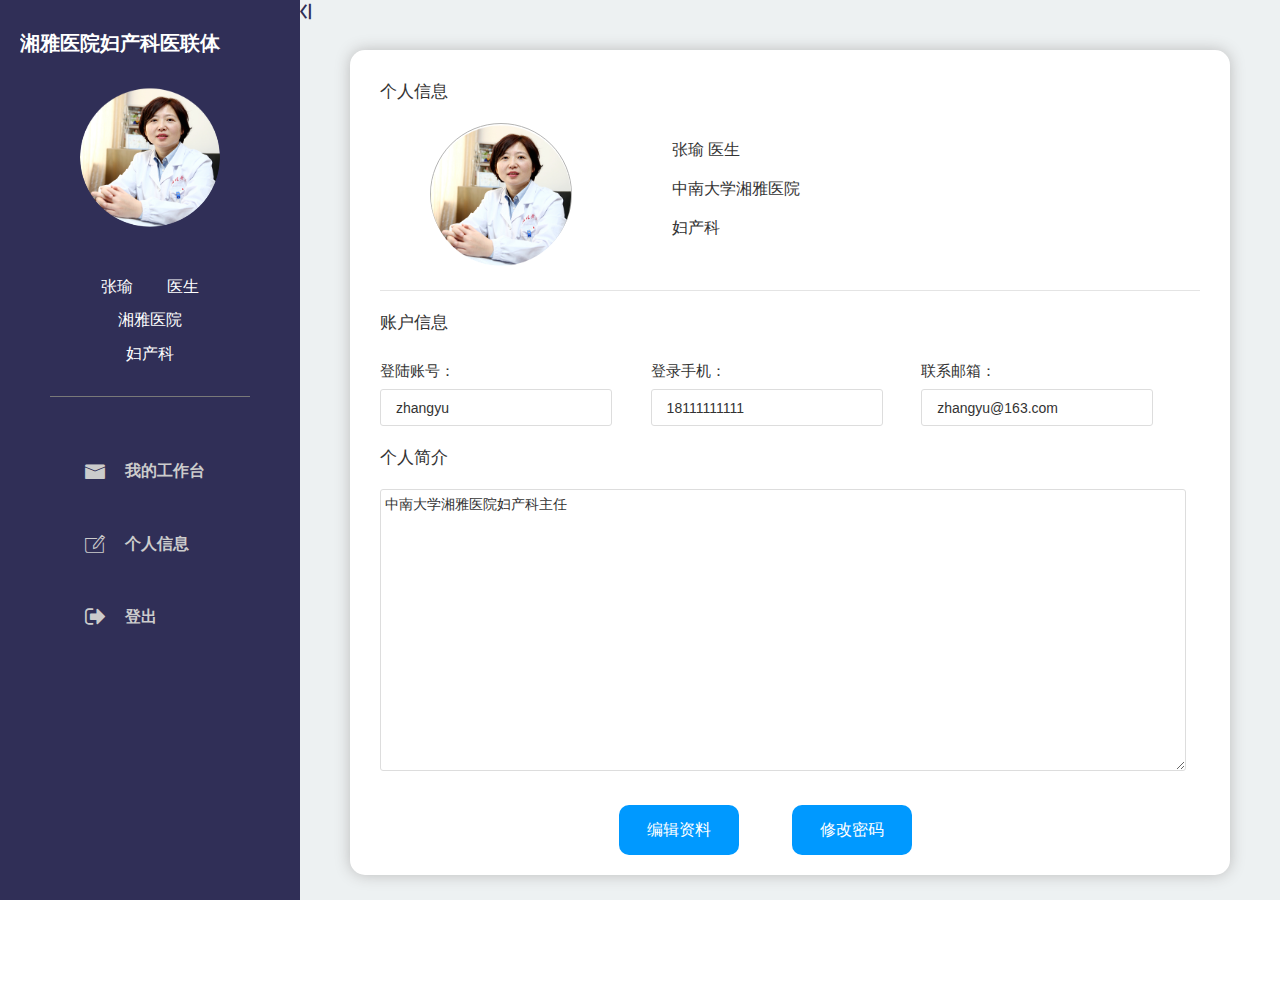
<file: views/user/user.html>
<!DOCTYPE html>
<html lang="en">

<head>
    <meta charset="UTF-8">
    <meta name="viewport" content="width=device-width, initial-scale=1.0">
    <meta http-equiv="X-UA-Compatible" content="ie=edge">
    <title>湘雅医院妇产科医联体</title>
    <link rel="stylesheet" href="../../css/base.css">
    <link rel="stylesheet" href="../../plug/css/layui.css">
    <link rel="stylesheet" href="../../font/iconfont.css">
    <link rel="stylesheet/less" href="../../css/common.less">
    <link rel="stylesheet" type="text/css" href="../../css/reset.css">
    <link rel="stylesheet" type="text/css" href="../../css/main.css" />
    <script src="../../js/less.min.js"></script>
</head>

<body class="doctor user">
    <div class="layout">
        <div class="left fl">
            <div class="left-content">
                <div class="title">
                    湘雅医院妇产科医联体
                </div>
                <div class="info">
                    <div class="img">
                        <img src="../../images/user.png" alt="user">
                    </div>
                    <div class="user-info">
                        <span class="user-name">张瑜</span>
                        <span class="user-role">医生</span>
                        <p class="company">湘雅医院</p>
                        <p class="department">妇产科</p>
                    </div>
                </div>
                <div class="operation" id="operation">
                    <div class="item clearfix " navLink="../doctor/doctor.html">
                        <span class="icon icon-duanxin iconfont fl"></span>
                        <span class="text fl">我的工作台</span>
                    </div>
                    <div class="item clearfix active">
                        <span class="icon icon-bianji iconfont fl"></span>
                        <span class="text fl">个人信息</span>
                    </div>
                    <div class="item clearfix" navLink="../../login.html">
                        <span class="icon icon-login iconfont fl"></span>
                        <span class="text fl">登出</span>
                    </div>
                </div>
            </div>
            <i id="fold" class="iconfont icon-menu-zhangkai-copy active fold"></i>
        </div>
        <div class="right main_right">
            <div class="user_content container-high">
                <div class="user_middle">
                    <h3>个人信息</h3>
                    <div class="user_detail clearfix">
                        <div class="pic_top">
                            <img src="../../images/user.png" />
                        </div>
                        <div class="info_top">
                            <p>张瑜 医生</p>
                            <p>中南大学湘雅医院</p>
                            <p>妇产科</p>
                        </div>
                    </div>
                    <div class="user_form">
                        <h3>账户信息</h3>
                        <div class="input_box">
                            <ul class="clearfix">
                                <li><label for="">登陆账号：</label> <input class="input_control" type="text"
                                        value="zhangyu"></li>
                                <li><label for="">登录手机：</label> <input class="input_control" type="text"
                                        value="18111111111"></li>
                                <li><label for="">联系邮箱：</label> <input class="input_control" type="text"
                                        value="zhangyu@163.com"></li>
                            </ul>
                        </div>
                        <h3>个人简介</h3>
                        <div class="input_box">
                            <textarea name="" id="" class="textarea_control" rows="10"> 中南大学湘雅医院妇产科主任</textarea>
                        </div>
                        <div class="form_button">
                            <button>编辑资料</button>
                            <button id="changePW">修改密码</button>
                        </div>
                    </div>
                </div>
            </div>
        </div>

    </div>
</body>
<script src="../../js/jquery.min.js"></script>
<script src="../../plug/layui.js"></script>
<script src="../../js/common/layer.js"></script>
<script>
    $(function () {
        var navPaddingWidth = 40 + 29;
        var $navLink = $("#navLink");
        var $navItem = $navLink.find(".nav-item");
        var length = $navItem.length;
        var itemWidth = $($navItem[0]).width() + navPaddingWidth;

        var navWidth = itemWidth * length;
        $navLink.width(navWidth)
        $left = $(".left");
        var $fold = $("#fold");
        $fold.on("click", function () {
            var $this = $(this);

            if ($this.hasClass("active")) {
                $this.removeClass("icon-menu-zhangkai-copy active").addClass("icon-menu-zhangkai");
                $left.css({
                    width: "60px"
                });

            } else {
                $this.removeClass("icon-menu-zhangkai").addClass("icon-menu-zhangkai-copy active");
                $left.css({
                    width: "300px"
                });
            }
        })
        $("#operation .item").on("click", function () {
            var $this = $(this);
            if ($this.hasClass("active")) return false;
            var url = $this.attr("navLink");
            window.location.replace(url)
        })
        $("#changePW").on("click", function () {
            var layerContent = '<form class="layui-form">\
                                    <div class="layui-form-item">\
                                        <label class="layui-form-label">输入原密码</label>\
                                        <div class="layui-input-block">\
                                        <input type="text" name="title" lay-verify="title" autocomplete="off" placeholder="输入原密码" class="layui-input">\
                                        </div>\
                                    </div>\
                                    <div class="layui-form-item">\
                                        <label class="layui-form-label">输入新密码</label>\
                                        <div class="layui-input-block">\
                                        <input type="password" name="password" lay-verify="required" placeholder="输入新密码" autocomplete="off" class="layui-input">\
                                        </div>\
                                    </div>\
                                    <div class="layui-form-item">\
                                        <label class="layui-form-label">确定新密码</label>\
                                        <div class="layui-input-block">\
                                        <input type="password" name="password" lay-verify="required" placeholder="确定新密码" autocomplete="off" class="layui-input">\
                                        </div>\
                                    </div>\
                                </form>'
            layui.use(['layer', 'form'], function () {
                var layer = layui.layer,
                    form = layui.form;
                baseLayer(layer, {
                    title: "修改密码",
                    content: layerContent,
                    btn: '提交'
                    
                })
            })
        })

    })
</script>

</html>
</file>
<file: css/base.css>
* {
    margin: 0;
    padding: 0;
}

body {
    overflow-x: hidden;
    text-align: justify;
}

body,
div,
dl,
dt,
dd,
ul,
ol,
li,
h1,
h2,
h3,
h4,
h5,
h6,
pre,
code,
form,
fieldset,
legend,
input,
button,
textarea,
p,
blockquote,
th,
td {
    margin: 0;
    padding: 0;
    font-family: "微软雅黑";
}

fieldset,
img {
    border: 0;
}

ul,
ol,
li {
    list-style: none;
    font-family: 'Microsoft YaHei';
}

/* remember to define focus styles! */
:focus {
    outline: 0;
}

address,
caption,
cite,
code,
dfn,
em,
strong,
th,
var,
optgroup {
    font-style: normal;
    font-weight: normal;
}

h1,
h2,
h3,
h4,
h5,
h6 {
    font-size: 100%;
    font-weight: normal;
}

abbr,
acronym {
    border: 0;
    font-variant: normal;
}

input,
button,
textarea,
select,
optgroup,
option {
    font-family: inherit;
    font-size: inherit;
    font-style: inherit;
    font-weight: inherit;
    background-color: #fff;
    border: none;
}

code,
kbd,
samp,
tt {
    font-size: 100%;
}

a {
    text-decoration: none;
}

a:hover {
    text-decoration: none;
}

/*@purpose To enable resizing for IE */
/*@branch For IE6-Win, IE7-Win */
input,
button,
textarea {
    *font-size: 100%;
}

ol,
ul {
    list-style: none;
}

/* tables still need 'cellspacing="0"' in the markup */
table,
tr,
td {
    border-collapse: collapse;
    border-spacing: 0;
    margin: 0;
    padding: 0;
}

caption,
th {
    text-align: left;
}

sup,
sub {
    font-size: 100%;
    vertical-align: baseline;
}

/* remember to highlight anchors and inserts somehow! */
blockquote,
q {
    quotes: none;
}

blockquote:before,
blockquote:after,
q:before,
q:after {
    content: '';
    content: none;
}

/**Common Css**/
.fr {
    float: right;
    *display: inline;
}

.fl {
    float: left;
    *display: inline;
}

/*文本超出显示省略号*/
.ehn,
.otw,
.tow {
    text-overflow: ellipsis;
    overflow: hidden;
    white-space: nowrap;
}

/*清除浮动*/
.clearfix {
    clear: both;
    *zoom: 1;
}

.clearfix:after {
    display: block;
    clear: both;
    content: "\0020";
    visibility: hidden;
    height: 0;
}

/*echarts*/
.layout {
    margin: 0;
    padding: 0;
}

.echarts-item {
    display: inline-block;
    /*float: left;*/
    width: 100%;
    height: 450px;
}

.myEvaluating {
    position: relative;
}
.myEvaluating .share {
    position: absolute;
    z-index: 99;
    top: 0;
    right: 0;
    padding: .5rem;
}
.color-red {
    color: red;
}

.range-ul li {
    float: left;
    font-size: .2rem;
}

.range-item {
    width: 100%;
    height: 6px;
}

.range-value,
.range-text {
    width: 100%;
    height: 28px;
    line-height: 28px;
    text-align: center;
}

.range-value {
    text-align: right;
    margin-left: .2rem;
}

.range-dian {
    display: inline-block;
    width: 10px;
    height: 10px;
    border-radius: 50%;
    position: absolute;
    top: 26px;
    background: red;
}

.range {
    position: relative;
}
</file>
<file: font/iconfont.css>
@font-face {font-family: "iconfont";
  src: url('iconfont.eot?t=1551170282430'); /* IE9 */
  src: url('iconfont.eot?t=1551170282430#iefix') format('embedded-opentype'), /* IE6-IE8 */
  url('[data-uri]') format('woff2'),
  url('iconfont.woff?t=1551170282430') format('woff'),
  url('iconfont.ttf?t=1551170282430') format('truetype'), /* chrome, firefox, opera, Safari, Android, iOS 4.2+ */
  url('iconfont.svg?t=1551170282430#iconfont') format('svg'); /* iOS 4.1- */
}

.iconfont {
  font-family: "iconfont" !important;
  font-size: 16px;
  font-style: normal;
  -webkit-font-smoothing: antialiased;
  -moz-osx-font-smoothing: grayscale;
}

.icon-xiangshang1:before {
  content: "\e602";
}

.icon-tupian:before {
  content: "\e689";
}

.icon-bianji:before {
  content: "\e603";
}

.icon-zhusheqi:before {
  content: "\e61a";
}

.icon-wenben:before {
  content: "\e8bd";
}

.icon-yisheng:before {
  content: "\e605";
}

.icon-chenggong:before {
  content: "\e658";
}

.icon-pingzi:before {
  content: "\e6a7";
}

.icon-menu-zhangkai:before {
  content: "\e616";
}

.icon-login:before {
  content: "\e600";
}

.icon-menu-zhangkai-copy:before {
  content: "\e604";
}

.icon-yanjiu1:before {
  content: "\e6a5";
}

.icon-duanxin:before {
  content: "\e633";
}

.icon-yonghu:before {
  content: "\e7bd";
}

.icon-word:before {
  content: "\e614";
}

.icon-down:before {
  content: "\e601";
}

.icon-ziyuan:before {
  content: "\e653";
}

.icon-ziyuan1:before {
  content: "\e654";
}

.icon-pdf:before {
  content: "\e685";
}

.icon-xiangshang:before {
  content: "\e607";
}

.icon-tingzhenqi:before {
  content: "\e706";
}

.icon-wenhao:before {
  content: "\e6bc";
}
</file>
<file: font/demo.css>
/* Logo 字体 */
@font-face {
  font-family: "iconfont logo";
  src: url('https://at.alicdn.com/t/font_985780_km7mi63cihi.eot?t=1545807318834');
  src: url('https://at.alicdn.com/t/font_985780_km7mi63cihi.eot?t=1545807318834#iefix') format('embedded-opentype'),
    url('https://at.alicdn.com/t/font_985780_km7mi63cihi.woff?t=1545807318834') format('woff'),
    url('https://at.alicdn.com/t/font_985780_km7mi63cihi.ttf?t=1545807318834') format('truetype'),
    url('https://at.alicdn.com/t/font_985780_km7mi63cihi.svg?t=1545807318834#iconfont') format('svg');
}

.logo {
  font-family: "iconfont logo";
  font-size: 160px;
  font-style: normal;
  -webkit-font-smoothing: antialiased;
  -moz-osx-font-smoothing: grayscale;
}

/* tabs */
.nav-tabs {
  position: relative;
}

.nav-tabs .nav-more {
  position: absolute;
  right: 0;
  bottom: 0;
  height: 42px;
  line-height: 42px;
  color: #666;
}

#tabs {
  border-bottom: 1px solid #eee;
}

#tabs li {
  cursor: pointer;
  width: 100px;
  height: 40px;
  line-height: 40px;
  text-align: center;
  font-size: 16px;
  border-bottom: 2px solid transparent;
  position: relative;
  z-index: 1;
  margin-bottom: -1px;
  color: #666;
}


#tabs .active {
  border-bottom-color: #f00;
  color: #222;
}

.tab-container .content {
  display: none;
}

/* 页面布局 */
.main {
  padding: 30px 100px;
  width: 960px;
  margin: 0 auto;
}

.main .logo {
  color: #333;
  text-align: left;
  margin-bottom: 30px;
  line-height: 1;
  height: 110px;
  margin-top: -50px;
  overflow: hidden;
  *zoom: 1;
}

.main .logo a {
  font-size: 160px;
  color: #333;
}

.helps {
  margin-top: 40px;
}

.helps pre {
  padding: 20px;
  margin: 10px 0;
  border: solid 1px #e7e1cd;
  background-color: #fffdef;
  overflow: auto;
}

.icon_lists {
  width: 100% !important;
  overflow: hidden;
  *zoom: 1;
}

.icon_lists li {
  width: 100px;
  margin-bottom: 10px;
  margin-right: 20px;
  text-align: center;
  list-style: none !important;
  cursor: default;
}

.icon_lists li .code-name {
  line-height: 1.2;
}

.icon_lists .icon {
  display: block;
  height: 100px;
  line-height: 100px;
  font-size: 42px;
  margin: 10px auto;
  color: #333;
  -webkit-transition: font-size 0.25s linear, width 0.25s linear;
  -moz-transition: font-size 0.25s linear, width 0.25s linear;
  transition: font-size 0.25s linear, width 0.25s linear;
}

.icon_lists .icon:hover {
  font-size: 100px;
}

.icon_lists .svg-icon {
  /* 通过设置 font-size 来改变图标大小 */
  width: 1em;
  /* 图标和文字相邻时，垂直对齐 */
  vertical-align: -0.15em;
  /* 通过设置 color 来改变 SVG 的颜色/fill */
  fill: currentColor;
  /* path 和 stroke 溢出 viewBox 部分在 IE 下会显示
      normalize.css 中也包含这行 */
  overflow: hidden;
}

.icon_lists li .name,
.icon_lists li .code-name {
  color: #666;
}

/* markdown 样式 */
.markdown {
  color: #666;
  font-size: 14px;
  line-height: 1.8;
}

.highlight {
  line-height: 1.5;
}

.markdown img {
  vertical-align: middle;
  max-width: 100%;
}

.markdown h1 {
  color: #404040;
  font-weight: 500;
  line-height: 40px;
  margin-bottom: 24px;
}

.markdown h2,
.markdown h3,
.markdown h4,
.markdown h5,
.markdown h6 {
  color: #404040;
  margin: 1.6em 0 0.6em 0;
  font-weight: 500;
  clear: both;
}

.markdown h1 {
  font-size: 28px;
}

.markdown h2 {
  font-size: 22px;
}

.markdown h3 {
  font-size: 16px;
}

.markdown h4 {
  font-size: 14px;
}

.markdown h5 {
  font-size: 12px;
}

.markdown h6 {
  font-size: 12px;
}

.markdown hr {
  height: 1px;
  border: 0;
  background: #e9e9e9;
  margin: 16px 0;
  clear: both;
}

.markdown p {
  margin: 1em 0;
}

.markdown>p,
.markdown>blockquote,
.markdown>.highlight,
.markdown>ol,
.markdown>ul {
  width: 80%;
}

.markdown ul>li {
  list-style: circle;
}

.markdown>ul li,
.markdown blockquote ul>li {
  margin-left: 20px;
  padding-left: 4px;
}

.markdown>ul li p,
.markdown>ol li p {
  margin: 0.6em 0;
}

.markdown ol>li {
  list-style: decimal;
}

.markdown>ol li,
.markdown blockquote ol>li {
  margin-left: 20px;
  padding-left: 4px;
}

.markdown code {
  margin: 0 3px;
  padding: 0 5px;
  background: #eee;
  border-radius: 3px;
}

.markdown strong,
.markdown b {
  font-weight: 600;
}

.markdown>table {
  border-collapse: collapse;
  border-spacing: 0px;
  empty-cells: show;
  border: 1px solid #e9e9e9;
  width: 95%;
  margin-bottom: 24px;
}

.markdown>table th {
  white-space: nowrap;
  color: #333;
  font-weight: 600;
}

.markdown>table th,
.markdown>table td {
  border: 1px solid #e9e9e9;
  padding: 8px 16px;
  text-align: left;
}

.markdown>table th {
  background: #F7F7F7;
}

.markdown blockquote {
  font-size: 90%;
  color: #999;
  border-left: 4px solid #e9e9e9;
  padding-left: 0.8em;
  margin: 1em 0;
}

.markdown blockquote p {
  margin: 0;
}

.markdown .anchor {
  opacity: 0;
  transition: opacity 0.3s ease;
  margin-left: 8px;
}

.markdown .waiting {
  color: #ccc;
}

.markdown h1:hover .anchor,
.markdown h2:hover .anchor,
.markdown h3:hover .anchor,
.markdown h4:hover .anchor,
.markdown h5:hover .anchor,
.markdown h6:hover .anchor {
  opacity: 1;
  display: inline-block;
}

.markdown>br,
.markdown>p>br {
  clear: both;
}


.hljs {
  display: block;
  background: white;
  padding: 0.5em;
  color: #333333;
  overflow-x: auto;
}

.hljs-comment,
.hljs-meta {
  color: #969896;
}

.hljs-string,
.hljs-variable,
.hljs-template-variable,
.hljs-strong,
.hljs-emphasis,
.hljs-quote {
  color: #df5000;
}

.hljs-keyword,
.hljs-selector-tag,
.hljs-type {
  color: #a71d5d;
}

.hljs-literal,
.hljs-symbol,
.hljs-bullet,
.hljs-attribute {
  color: #0086b3;
}

.hljs-section,
.hljs-name {
  color: #63a35c;
}

.hljs-tag {
  color: #333333;
}

.hljs-title,
.hljs-attr,
.hljs-selector-id,
.hljs-selector-class,
.hljs-selector-attr,
.hljs-selector-pseudo {
  color: #795da3;
}

.hljs-addition {
  color: #55a532;
  background-color: #eaffea;
}

.hljs-deletion {
  color: #bd2c00;
  background-color: #ffecec;
}

.hljs-link {
  text-decoration: underline;
}

/* 代码高亮 */
/* PrismJS 1.15.0
https://prismjs.com/download.html#themes=prism&languages=markup+css+clike+javascript */
/**
 * prism.js default theme for JavaScript, CSS and HTML
 * Based on dabblet (http://dabblet.com)
 * @author Lea Verou
 */
code[class*="language-"],
pre[class*="language-"] {
  color: black;
  background: none;
  text-shadow: 0 1px white;
  font-family: Consolas, Monaco, 'Andale Mono', 'Ubuntu Mono', monospace;
  text-align: left;
  white-space: pre;
  word-spacing: normal;
  word-break: normal;
  word-wrap: normal;
  line-height: 1.5;

  -moz-tab-size: 4;
  -o-tab-size: 4;
  tab-size: 4;

  -webkit-hyphens: none;
  -moz-hyphens: none;
  -ms-hyphens: none;
  hyphens: none;
}

pre[class*="language-"]::-moz-selection,
pre[class*="language-"] ::-moz-selection,
code[class*="language-"]::-moz-selection,
code[class*="language-"] ::-moz-selection {
  text-shadow: none;
  background: #b3d4fc;
}

pre[class*="language-"]::selection,
pre[class*="language-"] ::selection,
code[class*="language-"]::selection,
code[class*="language-"] ::selection {
  text-shadow: none;
  background: #b3d4fc;
}

@media print {

  code[class*="language-"],
  pre[class*="language-"] {
    text-shadow: none;
  }
}

/* Code blocks */
pre[class*="language-"] {
  padding: 1em;
  margin: .5em 0;
  overflow: auto;
}

:not(pre)>code[class*="language-"],
pre[class*="language-"] {
  background: #f5f2f0;
}

/* Inline code */
:not(pre)>code[class*="language-"] {
  padding: .1em;
  border-radius: .3em;
  white-space: normal;
}

.token.comment,
.token.prolog,
.token.doctype,
.token.cdata {
  color: slategray;
}

.token.punctuation {
  color: #999;
}

.namespace {
  opacity: .7;
}

.token.property,
.token.tag,
.token.boolean,
.token.number,
.token.constant,
.token.symbol,
.token.deleted {
  color: #905;
}

.token.selector,
.token.attr-name,
.token.string,
.token.char,
.token.builtin,
.token.inserted {
  color: #690;
}

.token.operator,
.token.entity,
.token.url,
.language-css .token.string,
.style .token.string {
  color: #9a6e3a;
  background: hsla(0, 0%, 100%, .5);
}

.token.atrule,
.token.attr-value,
.token.keyword {
  color: #07a;
}

.token.function,
.token.class-name {
  color: #DD4A68;
}

.token.regex,
.token.important,
.token.variable {
  color: #e90;
}

.token.important,
.token.bold {
  font-weight: bold;
}

.token.italic {
  font-style: italic;
}

.token.entity {
  cursor: help;
}
</file>
<file: css/consultation.css>
html,body {
    height: 100%;
    width: 100%;
    position: relative;
}
.my-consultation {
    height: 100%;
}
.sidebar{
    float: left;
    /* width: 350px; */
    width: 22.5%;
    background: #FFFFFF;
    border-radius: 15px;
    box-shadow: 0 0 15px #bbb
}
 .content{
    float: left;
    width: 70.5%;
    margin-left: 2.5%;
    background: #FFFFFF;
    border-radius: 15px;
    box-shadow: 0 0 15px #bbb;
    height: 100%;
    overflow: hidden;
}
.content iframe {
    width: 100%;
    height: 100%;
}
.sidebar_head{
    font-size: 17px;
    font-weight: 600;
    padding: 20px 0 0 20px;
    position: relative;
}
.sidebar_head a{
    font-size: 15px;
    position: absolute;
    right: 20px;
    top: 20px;
    color: #0099FF;
    font-weight: normal;
    cursor: pointer;
}
.sidebar_head a i{
    font-size: 17px;
    vertical-align: middle
}
.sidebar_list{
    padding: 10px 20px;
}
.sidebar_list li{
    position: relative;
    padding: 6px 0;
    border-bottom: 1px solid #e4e4e4;
    cursor: pointer;
}
.sidebar_list li>div {
    padding: 6px 0;
    height: 100%;
    box-sizing: border-box;
    border: 2px solid transparent;
    border-radius: 15px;
}
.sidebar_list li.active>div{
    border: 2px solid rgba(121, 121, 121, 1);
}
.sidebar_list li>div:hover {
    border: 2px solid rgba(121, 121, 121, 1);
}
.sidebar_list li .item_pic{
    position: absolute;
    left: 20px;
    top: 50%;
    width: 54px;
    height: 54px;
    margin-top: -27px;
    border-radius: 50%;
    
}
.sidebar_list li .item_pic img{
    width: 54px;
    display: block;
}

.router .sidebar_list li .item_pic {
    
    text-align: center;
    
}
.router .sidebar_list li.green .item_pic,
.router .sidebar_list li.green .item_status {
    background: rgb(0,128,0);
}
.router .sidebar_list li.blue .item_pic,
.router .sidebar_list li.blue .item_status {
    background: rgb(0,153,255);
}
.router .sidebar_list li.red .item_pic,
.router .sidebar_list li.red .item_status {
    background: rgb(255,0,0);
    
}
.router .sidebar_list li .item_status {
    display: inline-block;
    width: 28px;
    height: 28px;
    text-align: center;
    line-height: 28px;
    border-radius: 50%;
    color: #fff;
}
.router .sidebar_list li .item_pic img{
    width: 26px;
    padding: 14px;
}
.sidebar_list .item_tit{
    padding: 6px 0 6px 85px;
    font-size: 16px;
}
.sidebar_list .item_info{
    padding-left: 85px;
    font-size: 14px;
}
.sidebar_list li .item_status{
    position: absolute;
    right: 10px;
    top:24px;
}
.sidebar_list li .item_status i{
    font-size:24px;
}
.sidebar_list li i.color-success{
    color: #008000;
}
.sidebar_list li i.color-processing{
    color: #0099ff;
}
.sidebar_list li i.color-over{
    color: #e71e23;
}
.consultation-info {
    position: relative;
    z-index: 1;
}
.consultation-step {
    position: absolute;
    z-index: 2;
    display: inline-block;
    width: 30px;
    height: 180px;
    top: 50%;
    right: 0;
    margin-top: -90px;
    margin-right: 10px;
}
.consultation-step i.iconfont {
    font-size: 28px;
    cursor: pointer;
    color: #ddd;
}
.consultation-step span.circle {
    display: inline-block;
    width: 10px;
    height: 10px;
    border: 1px solid rgb(17, 17, 17);
    border-radius: 50%;
    margin: 8px;
    cursor: pointer;

}
.consultation-step span.circle.active {
    background: rgb(17, 17, 17);
}
.consultation_detail{
    padding: 30px 0;
    width: 92%;
    margin: 0 auto;
    font-size: 14px;
}
.consultation_detail h3{
    line-height: 40px;
    font-size: 18px;
    font-weight: 600;
}
.consultation_detail .detail_text{
    border-bottom: 1px solid #e4e4e4;
    overflow: hidden;
}
@media screen and (max-width: 1365px) {
    .consultation_detail .detail_text{
        padding: 20px 10px;
    }
}
@media screen and (min-width: 1366px) {
    .consultation_detail .detail_text{
        padding: 20px 100px;
    }
}
.consultation_detail .detail_text span {
    display: inline-block;
    float: left;
    width: 33.33%;
    font-family: '微软雅黑';
    font-weight: 400;
    font-style: normal;
    font-size: 16px;
    color: #666666;
}
.consultation_detail .detail_text p{
    font-family: '微软雅黑';
    font-weight: 400;
    font-style: normal;
    font-size: 16px;
    color: #666666;
    padding: 12px 0;
}
.consultation_detail .detail_down {
    padding: 20px 0;
}
.consultation_detail .detail_down span{
    height: 30px;
    line-height: 30px;
    font-size: 14px;
    margin: 0 10px;
    cursor: pointer;
}
.consultation_detail .detail_down span img {
    width: 30px;
    height: 30px;
    vertical-align: middle;
    margin-right: 6px;
}
.consultation_detail .detail_dicom {
    padding: 20px 0;
    overflow: hidden;
}
.consultation_detail .detail_dicom div {
    width: 33.33%;
    text-align: center;
}
.consultation_detail .detail_dicom div img {
    width: 160px;
    height: 160px;
}
.consultation_detail .detail_select {
    padding: 6px 20px;
}
.consultation_detail .detail_select select {
    width: 200px;
    border: 1px solid #ddd;
    margin-left: 20px;
}
.consultation_detail .detail_string textarea{
    width: 100%;
    border: 1px solid #ddd;
    min-height: 400px;
    text-indent: 1em;
    padding: 8px 0;
}
.consultation_detail .detail_submit {
    text-align: center;
    padding-top: 20px;
}
.consultation_detail .detail_submit span {
    display: inline-block;
    width: 200px;
    height: 48px;
    line-height: 48px;
    text-align: center;
    font-size: 16px;
    font-weight: 700;
    border-radius: 15px;
    color: #fff;
    background: rgba(0, 153, 255, 1);
    cursor: pointer;
}
.consultation_detail.opinions {
    padding: 20px 0px;
}
.consultation_detail.opinions p {
    font-family: '微软雅黑';
    font-weight: 400;
    font-style: normal;
    font-size: 16px;
    color: #666666;
    padding: 10px 40px;
} 
.sidebar_nav{
    padding: 20px 25px;
}
.sidebar_nav li{
    background: #d7d7d7;
    border-radius: 15px;
    line-height: 46px;
    font-size: 17px;
    margin-bottom: 25px;
    text-align: center
}
.research_detail{
    padding: 35px 20px 35px 35px;
}
.research_detail ul li{
    float: left;
    background-color: #d7d7d7;
    width: 30%;
    margin-right: 1%;
    margin-bottom: 10px;
    padding: 1%;
    border-radius: 15px;
}
.research_detail ul li .research_tit{
    font-size: 15px;
    padding: 3px 0 8px;
    color: #333333;
}
.research_detail ul li .research_tit_en{
    font-size: 12px;
    padding-bottom: 20px;
    color: #666666;
}
.research_date{
    font-size: 13px;
    padding-bottom: 5px;
    color: #666666;
}
.research_detail ul li .research_info{
    border-bottom:1px solid #909090;
}
.research_digital{
    position: relative;
    padding-top: 5px;
}
.research_digital .research_num{
    float: left;
    width: 40%;
    font-size: 15px;
}
.research_digital .research_status{
    position: absolute;
    right: 10px;
    top:17px;
    color: #fff;
    border-radius: 5px;
    padding: 3px 7px;
}
.research_digital div.bg-wait{
    background-color: #0099ff;
}
.research_digital div.bg-processing{
    background-color: #008000;
}
.research_digital div.bg-complete{
    background-color: #999;
}
.research_digital div.bg-fail{
    background-color: #e71e23;
}
.user_content{
    background: #FFFFFF;
    border-radius: 15px;
    box-shadow: 0 0 15px #bbb
}
.user_middle{
    padding:10px 30px 20px;
}
.user_middle h3{
    font-size: 17px;
    font-weight: normal;
    padding: 20px 0;
}
.user_middle .user_detail {
    padding: 0 50px 25px;
    border-bottom: 1px solid #e4e4e4;
}
.user_content .pic_top{
    width: 140px;
    height: 140px;
    border: 1px solid #b4b4b3;
    border-radius: 50%;
    float: left;
    margin-right: 100px;
}
.user_content .pic_top img{
    display: block;
    width: 100%;
}
.user_content .info_top{
    float: left;
    font-size: 16px;
}
.user_content .info_top p{
    padding-top: 15px;
}
.user_form .input_box ul li{
    float: left;
    width: 33%;
}
.user_form .input_box label{
    font-size: 15px;
    line-height: 35px;
    display: inline-block;
}
.user_form .input_box input.input_control{
    border: 1px solid #ddd;
    font-size: 14px;
    border-radius: 3px;
    width: 200px;
    padding: 0 15px;
    height: 35px;
}
.user_form .input_box .textarea_control{
    width: 98%;
    border: 1px solid #ddd;
    font-size: 14px;
    border-radius: 3px;
}
.user_form .form_button{
    padding-top: 30px;
    text-align: center;
}
.user_form .form_button button{
    text-align: center;
    background: #0099ff;
    color: #fff;
    border: none;
    width: 120px;
    height: 50px;
    line-height: 50px;
    border-radius: 10px;
    font-size: 16px;
    margin-right: 50px;
    outline: none;
    cursor: pointer;
}
.form_submit h3{
    font-size: 17px;
    font-weight: normal;
    padding: 20px 0;
}
.form_submit{
    padding:10px 40px;
}
.form_submit .input_box ul{
    border-bottom:1px solid #ddd;
    padding-bottom: 30px;
}
.form_submit .input_box input.input_control{
    width: 150px;
}
.form_submit .input_box.textarea_box label{
    float: left;
    width: 10%;
}
.form_submit .input_box .textarea_control{
    float: left;
    width: 88%;
}
.form_submit .input_box label{
    width: 90px;
    text-align: right;
}

.icon-chenggong {
    color: rgb(0,128,0);
}
.icon-wenhao {
    color: rgb(0,153,255)
}
.consultation-item {
    display: none;
}
.consultation-item.active {
    display:list-item;
}
.router .content {
    padding: 40px;
    box-sizing: border-box;
}
.echart {
    margin: 0 auto;
    width: 90%;
    height: 400px;
}

.router .content .info-box {
    display: inline-block;
    float: left;
    width: 20%;
    text-align: center;
}
.router .content .info-box h4 {
    display: inline-block;
    width: 110px;
    height: 110px;
    border-radius: 50%;
    text-align: center;
    line-height: 110px;
    font-size: 40px;
    color: #fff;
    margin-bottom: 20px;
}
.router .content .info-box p {
    font-size:18px;
}
.router .content .info-box h4.green {
    background: rgb(0,128,0);
}
.router .content .info-box h4.blue {
    background: rgb(0,153,255)
}
.router .content .info-box h4.yellow {
    background: rgb(172,95,43)
}
.router .content .info-box h4.purple {
    background: rgb(108,45,213);
}
.router .content .info-box h4.grey {
    background: rgb(102,102,153);
}
</file>
<file: css/apply.css>
.consultation-info {
    height: 100%;
    overflow: hidden;
}
.consultation_detail h3 i {
    font-family: '微软雅黑';
    font-weight: 400;
    font-style: normal;
    font-size: 12px;
    color: #999999;
}
.detail_apply {
    overflow: hidden;
    width: 90%;
    margin: 0 auto;
    padding: 10px 0;
}
.detail_apply label{
    display: inline-block;
    float: left;
    width: 33.33%;
    height: 28px;
    text-align: left;
    padding: 10px 0;
}
.detail_apply label span {
    display: inline-block;
    width: 25%;
    height: 100%;
    line-height: 28px;
    text-align: right;
}
.detail_apply label input,
.detail_apply label select {
    border: 1px solid #ddd;
    margin-left: 20px;
    width: 65%;
    height: 28px;
    text-indent: 0.5em;
}
.detail_apply.info label {
    display: block;
    width: 90%;
    height: 40px;
    line-height: 40px;
    padding: 8px 0;
}

.detail_apply.info label span {
    display: inline-block;
    height: 40px;
    line-height: 40px;
    float: left;
    width: 100px;
}
.detail_apply.info label input {
    float: left;
    width: 80%;
    margin-left: 20px;
    height: 40px;
}
.detail_up {
    text-align: left;
    padding-left: 60px;
}
.detail_up div {
    display: inline-block;
    width: 200px;
    height: 48px;
    line-height: 48px;
    text-align: center;
    border-width: 2px;
    border-style: solid;
    border-color: rgba(0, 153, 255, 1);
    border-radius: 15px;
    -moz-box-shadow: none;
    -webkit-box-shadow: none;
    box-shadow: none;
    font-family: '微软雅黑 Bold', '微软雅黑 Regular', '微软雅黑';
    font-weight: 700;
    font-style: normal;
    font-size: 16px;
    color: rgba(0, 153, 255, 1);
}
.detail_up div .iconfont {
    font-size: 16px;
}
.consultation-item.success .consultation_detail {
    text-align: center;
}
.consultation-item.success .consultation_detail>div {
    display: inline-block;
    width: 160px;
}
.consultation-item.success .iconfont {
    font-size: 30px;
    color: rgba(0, 153, 255, 1);
}
.consultation-item.success .consultation_detail>div>p {
    font-family: '微软雅黑 Bold', '微软雅黑 Regular', '微软雅黑';
    font-weight: 700;
    font-style: normal;
    font-size: 16px;
    text-align: center;
}
.consultation-btn {
    text-align: center;
    padding: 40px 0;
}
.consultation-btn span {
    display: inline-block;
    width: 200px;
    height: 48px;
    line-height: 48px;
    background: rgb(0,153,255);
    font-family: '微软雅黑 Bold', '微软雅黑 Regular', '微软雅黑';
    font-weight: 700;
    font-style: normal;
    font-size: 16px;
    color: #FFFFFF;
    border-radius: 15px;
    cursor: pointer;
    margin: 0 20px;
}

.consultation-info .step {
    height: 30px;
    line-height: 30px;
    text-align: center;
    padding-top: 15px;
}

.consultation-info .step .item {
    display: inline-block;
    width: 145px;
    height: 21px;
    font-family: '微软雅黑 Bold', '微软雅黑 Regular', '微软雅黑';
    font-weight: 700;
    font-style: normal;
    font-size: 12px;
    color: #FFFFFF;
    background: rgb(153,153,153);
    line-height: 21px;
    border-radius: 10px;
    margin: 0 6px;
    cursor: pointer;
}

.consultation-info .step .item.active {
    width: 191px;
    height: 28px;
    background: rgb(0,153,255);
    font-size: 16px;
    line-height: 28px;
    border-radius: 14px;
}
</file>
<file: plug/css/layui.css>
/** layui-v2.4.5 MIT License By https://www.layui.com */
 .layui-inline,img{display:inline-block;vertical-align:middle}h1,h2,h3,h4,h5,h6{font-weight:400}.layui-edge,.layui-header,.layui-inline,.layui-main{position:relative}.layui-elip,.layui-form-checkbox span,.layui-form-pane .layui-form-label{text-overflow:ellipsis;white-space:nowrap}.layui-btn,.layui-edge,.layui-inline,img{vertical-align:middle}.layui-btn,.layui-disabled,.layui-icon,.layui-unselect{-webkit-user-select:none;-ms-user-select:none;-moz-user-select:none}blockquote,body,button,dd,div,dl,dt,form,h1,h2,h3,h4,h5,h6,input,li,ol,p,pre,td,textarea,th,ul{margin:0;padding:0;-webkit-tap-highlight-color:rgba(0,0,0,0)}a:active,a:hover{outline:0}img{border:none}li{list-style:none}table{border-collapse:collapse;border-spacing:0}h4,h5,h6{font-size:100%}button,input,optgroup,option,select,textarea{font-family:inherit;font-size:inherit;font-style:inherit;font-weight:inherit;outline:0}pre{white-space:pre-wrap;white-space:-moz-pre-wrap;white-space:-pre-wrap;white-space:-o-pre-wrap;word-wrap:break-word}body{line-height:24px;font:14px Helvetica Neue,Helvetica,PingFang SC,Tahoma,Arial,sans-serif}hr{height:1px;margin:10px 0;border:0;clear:both}a{color:#333;text-decoration:none}a:hover{color:#777}a cite{font-style:normal;*cursor:pointer}.layui-border-box,.layui-border-box *{box-sizing:border-box}.layui-box,.layui-box *{box-sizing:content-box}.layui-clear{clear:both;*zoom:1}.layui-clear:after{content:'\20';clear:both;*zoom:1;display:block;height:0}.layui-inline{*display:inline;*zoom:1}.layui-edge{display:inline-block;width:0;height:0;border-width:6px;border-style:dashed;border-color:transparent;overflow:hidden}.layui-edge-top{top:-4px;border-bottom-color:#999;border-bottom-style:solid}.layui-edge-right{border-left-color:#999;border-left-style:solid}.layui-edge-bottom{top:2px;border-top-color:#999;border-top-style:solid}.layui-edge-left{border-right-color:#999;border-right-style:solid}.layui-elip{overflow:hidden}.layui-disabled,.layui-disabled:hover{color:#d2d2d2!important;cursor:not-allowed!important}.layui-circle{border-radius:100%}.layui-show{display:block!important}.layui-hide{display:none!important}@font-face{font-family:layui-icon;src:url(../font/iconfont.eot?v=240);src:url(../font/iconfont.eot?v=240#iefix) format('embedded-opentype'),url(../font/iconfont.svg?v=240#iconfont) format('svg'),url(../font/iconfont.woff?v=240) format('woff'),url(../font/iconfont.ttf?v=240) format('truetype')}.layui-icon{font-family:layui-icon!important;font-size:16px;font-style:normal;-webkit-font-smoothing:antialiased;-moz-osx-font-smoothing:grayscale}.layui-icon-reply-fill:before{content:"\e611"}.layui-icon-set-fill:before{content:"\e614"}.layui-icon-menu-fill:before{content:"\e60f"}.layui-icon-search:before{content:"\e615"}.layui-icon-share:before{content:"\e641"}.layui-icon-set-sm:before{content:"\e620"}.layui-icon-engine:before{content:"\e628"}.layui-icon-close:before{content:"\1006"}.layui-icon-close-fill:before{content:"\1007"}.layui-icon-chart-screen:before{content:"\e629"}.layui-icon-star:before{content:"\e600"}.layui-icon-circle-dot:before{content:"\e617"}.layui-icon-chat:before{content:"\e606"}.layui-icon-release:before{content:"\e609"}.layui-icon-list:before{content:"\e60a"}.layui-icon-chart:before{content:"\e62c"}.layui-icon-ok-circle:before{content:"\1005"}.layui-icon-layim-theme:before{content:"\e61b"}.layui-icon-table:before{content:"\e62d"}.layui-icon-right:before{content:"\e602"}.layui-icon-left:before{content:"\e603"}.layui-icon-cart-simple:before{content:"\e698"}.layui-icon-face-cry:before{content:"\e69c"}.layui-icon-face-smile:before{content:"\e6af"}.layui-icon-survey:before{content:"\e6b2"}.layui-icon-tree:before{content:"\e62e"}.layui-icon-upload-circle:before{content:"\e62f"}.layui-icon-add-circle:before{content:"\e61f"}.layui-icon-download-circle:before{content:"\e601"}.layui-icon-templeate-1:before{content:"\e630"}.layui-icon-util:before{content:"\e631"}.layui-icon-face-surprised:before{content:"\e664"}.layui-icon-edit:before{content:"\e642"}.layui-icon-speaker:before{content:"\e645"}.layui-icon-down:before{content:"\e61a"}.layui-icon-file:before{content:"\e621"}.layui-icon-layouts:before{content:"\e632"}.layui-icon-rate-half:before{content:"\e6c9"}.layui-icon-add-circle-fine:before{content:"\e608"}.layui-icon-prev-circle:before{content:"\e633"}.layui-icon-read:before{content:"\e705"}.layui-icon-404:before{content:"\e61c"}.layui-icon-carousel:before{content:"\e634"}.layui-icon-help:before{content:"\e607"}.layui-icon-code-circle:before{content:"\e635"}.layui-icon-water:before{content:"\e636"}.layui-icon-username:before{content:"\e66f"}.layui-icon-find-fill:before{content:"\e670"}.layui-icon-about:before{content:"\e60b"}.layui-icon-location:before{content:"\e715"}.layui-icon-up:before{content:"\e619"}.layui-icon-pause:before{content:"\e651"}.layui-icon-date:before{content:"\e637"}.layui-icon-layim-uploadfile:before{content:"\e61d"}.layui-icon-delete:before{content:"\e640"}.layui-icon-play:before{content:"\e652"}.layui-icon-top:before{content:"\e604"}.layui-icon-friends:before{content:"\e612"}.layui-icon-refresh-3:before{content:"\e9aa"}.layui-icon-ok:before{content:"\e605"}.layui-icon-layer:before{content:"\e638"}.layui-icon-face-smile-fine:before{content:"\e60c"}.layui-icon-dollar:before{content:"\e659"}.layui-icon-group:before{content:"\e613"}.layui-icon-layim-download:before{content:"\e61e"}.layui-icon-picture-fine:before{content:"\e60d"}.layui-icon-link:before{content:"\e64c"}.layui-icon-diamond:before{content:"\e735"}.layui-icon-log:before{content:"\e60e"}.layui-icon-rate-solid:before{content:"\e67a"}.layui-icon-fonts-del:before{content:"\e64f"}.layui-icon-unlink:before{content:"\e64d"}.layui-icon-fonts-clear:before{content:"\e639"}.layui-icon-triangle-r:before{content:"\e623"}.layui-icon-circle:before{content:"\e63f"}.layui-icon-radio:before{content:"\e643"}.layui-icon-align-center:before{content:"\e647"}.layui-icon-align-right:before{content:"\e648"}.layui-icon-align-left:before{content:"\e649"}.layui-icon-loading-1:before{content:"\e63e"}.layui-icon-return:before{content:"\e65c"}.layui-icon-fonts-strong:before{content:"\e62b"}.layui-icon-upload:before{content:"\e67c"}.layui-icon-dialogue:before{content:"\e63a"}.layui-icon-video:before{content:"\e6ed"}.layui-icon-headset:before{content:"\e6fc"}.layui-icon-cellphone-fine:before{content:"\e63b"}.layui-icon-add-1:before{content:"\e654"}.layui-icon-face-smile-b:before{content:"\e650"}.layui-icon-fonts-html:before{content:"\e64b"}.layui-icon-form:before{content:"\e63c"}.layui-icon-cart:before{content:"\e657"}.layui-icon-camera-fill:before{content:"\e65d"}.layui-icon-tabs:before{content:"\e62a"}.layui-icon-fonts-code:before{content:"\e64e"}.layui-icon-fire:before{content:"\e756"}.layui-icon-set:before{content:"\e716"}.layui-icon-fonts-u:before{content:"\e646"}.layui-icon-triangle-d:before{content:"\e625"}.layui-icon-tips:before{content:"\e702"}.layui-icon-picture:before{content:"\e64a"}.layui-icon-more-vertical:before{content:"\e671"}.layui-icon-flag:before{content:"\e66c"}.layui-icon-loading:before{content:"\e63d"}.layui-icon-fonts-i:before{content:"\e644"}.layui-icon-refresh-1:before{content:"\e666"}.layui-icon-rmb:before{content:"\e65e"}.layui-icon-home:before{content:"\e68e"}.layui-icon-user:before{content:"\e770"}.layui-icon-notice:before{content:"\e667"}.layui-icon-login-weibo:before{content:"\e675"}.layui-icon-voice:before{content:"\e688"}.layui-icon-upload-drag:before{content:"\e681"}.layui-icon-login-qq:before{content:"\e676"}.layui-icon-snowflake:before{content:"\e6b1"}.layui-icon-file-b:before{content:"\e655"}.layui-icon-template:before{content:"\e663"}.layui-icon-auz:before{content:"\e672"}.layui-icon-console:before{content:"\e665"}.layui-icon-app:before{content:"\e653"}.layui-icon-prev:before{content:"\e65a"}.layui-icon-website:before{content:"\e7ae"}.layui-icon-next:before{content:"\e65b"}.layui-icon-component:before{content:"\e857"}.layui-icon-more:before{content:"\e65f"}.layui-icon-login-wechat:before{content:"\e677"}.layui-icon-shrink-right:before{content:"\e668"}.layui-icon-spread-left:before{content:"\e66b"}.layui-icon-camera:before{content:"\e660"}.layui-icon-note:before{content:"\e66e"}.layui-icon-refresh:before{content:"\e669"}.layui-icon-female:before{content:"\e661"}.layui-icon-male:before{content:"\e662"}.layui-icon-password:before{content:"\e673"}.layui-icon-senior:before{content:"\e674"}.layui-icon-theme:before{content:"\e66a"}.layui-icon-tread:before{content:"\e6c5"}.layui-icon-praise:before{content:"\e6c6"}.layui-icon-star-fill:before{content:"\e658"}.layui-icon-rate:before{content:"\e67b"}.layui-icon-template-1:before{content:"\e656"}.layui-icon-vercode:before{content:"\e679"}.layui-icon-cellphone:before{content:"\e678"}.layui-icon-screen-full:before{content:"\e622"}.layui-icon-screen-restore:before{content:"\e758"}.layui-icon-cols:before{content:"\e610"}.layui-icon-export:before{content:"\e67d"}.layui-icon-print:before{content:"\e66d"}.layui-icon-slider:before{content:"\e714"}.layui-main{width:1140px;margin:0 auto}.layui-header{z-index:1000;height:60px}.layui-header a:hover{transition:all .5s;-webkit-transition:all .5s}.layui-side{position:fixed;left:0;top:0;bottom:0;z-index:999;width:200px;overflow-x:hidden}.layui-side-scroll{position:relative;width:220px;height:100%;overflow-x:hidden}.layui-body{position:absolute;left:200px;right:0;top:0;bottom:0;z-index:998;width:auto;overflow:hidden;overflow-y:auto;box-sizing:border-box}.layui-layout-body{overflow:hidden}.layui-layout-admin .layui-header{background-color:#23262E}.layui-layout-admin .layui-side{top:60px;width:200px;overflow-x:hidden}.layui-layout-admin .layui-body{top:60px;bottom:44px}.layui-layout-admin .layui-main{width:auto;margin:0 15px}.layui-layout-admin .layui-footer{position:fixed;left:200px;right:0;bottom:0;height:44px;line-height:44px;padding:0 15px;background-color:#eee}.layui-layout-admin .layui-logo{position:absolute;left:0;top:0;width:200px;height:100%;line-height:60px;text-align:center;color:#009688;font-size:16px}.layui-layout-admin .layui-header .layui-nav{background:0 0}.layui-layout-left{position:absolute!important;left:200px;top:0}.layui-layout-right{position:absolute!important;right:0;top:0}.layui-container{position:relative;margin:0 auto;padding:0 15px;box-sizing:border-box}.layui-fluid{position:relative;margin:0 auto;padding:0 15px}.layui-row:after,.layui-row:before{content:'';display:block;clear:both}.layui-col-lg1,.layui-col-lg10,.layui-col-lg11,.layui-col-lg12,.layui-col-lg2,.layui-col-lg3,.layui-col-lg4,.layui-col-lg5,.layui-col-lg6,.layui-col-lg7,.layui-col-lg8,.layui-col-lg9,.layui-col-md1,.layui-col-md10,.layui-col-md11,.layui-col-md12,.layui-col-md2,.layui-col-md3,.layui-col-md4,.layui-col-md5,.layui-col-md6,.layui-col-md7,.layui-col-md8,.layui-col-md9,.layui-col-sm1,.layui-col-sm10,.layui-col-sm11,.layui-col-sm12,.layui-col-sm2,.layui-col-sm3,.layui-col-sm4,.layui-col-sm5,.layui-col-sm6,.layui-col-sm7,.layui-col-sm8,.layui-col-sm9,.layui-col-xs1,.layui-col-xs10,.layui-col-xs11,.layui-col-xs12,.layui-col-xs2,.layui-col-xs3,.layui-col-xs4,.layui-col-xs5,.layui-col-xs6,.layui-col-xs7,.layui-col-xs8,.layui-col-xs9{position:relative;display:block;box-sizing:border-box}.layui-col-xs1,.layui-col-xs10,.layui-col-xs11,.layui-col-xs12,.layui-col-xs2,.layui-col-xs3,.layui-col-xs4,.layui-col-xs5,.layui-col-xs6,.layui-col-xs7,.layui-col-xs8,.layui-col-xs9{float:left}.layui-col-xs1{width:8.33333333%}.layui-col-xs2{width:16.66666667%}.layui-col-xs3{width:25%}.layui-col-xs4{width:33.33333333%}.layui-col-xs5{width:41.66666667%}.layui-col-xs6{width:50%}.layui-col-xs7{width:58.33333333%}.layui-col-xs8{width:66.66666667%}.layui-col-xs9{width:75%}.layui-col-xs10{width:83.33333333%}.layui-col-xs11{width:91.66666667%}.layui-col-xs12{width:100%}.layui-col-xs-offset1{margin-left:8.33333333%}.layui-col-xs-offset2{margin-left:16.66666667%}.layui-col-xs-offset3{margin-left:25%}.layui-col-xs-offset4{margin-left:33.33333333%}.layui-col-xs-offset5{margin-left:41.66666667%}.layui-col-xs-offset6{margin-left:50%}.layui-col-xs-offset7{margin-left:58.33333333%}.layui-col-xs-offset8{margin-left:66.66666667%}.layui-col-xs-offset9{margin-left:75%}.layui-col-xs-offset10{margin-left:83.33333333%}.layui-col-xs-offset11{margin-left:91.66666667%}.layui-col-xs-offset12{margin-left:100%}@media screen and (max-width:768px){.layui-hide-xs{display:none!important}.layui-show-xs-block{display:block!important}.layui-show-xs-inline{display:inline!important}.layui-show-xs-inline-block{display:inline-block!important}}@media screen and (min-width:768px){.layui-container{width:750px}.layui-hide-sm{display:none!important}.layui-show-sm-block{display:block!important}.layui-show-sm-inline{display:inline!important}.layui-show-sm-inline-block{display:inline-block!important}.layui-col-sm1,.layui-col-sm10,.layui-col-sm11,.layui-col-sm12,.layui-col-sm2,.layui-col-sm3,.layui-col-sm4,.layui-col-sm5,.layui-col-sm6,.layui-col-sm7,.layui-col-sm8,.layui-col-sm9{float:left}.layui-col-sm1{width:8.33333333%}.layui-col-sm2{width:16.66666667%}.layui-col-sm3{width:25%}.layui-col-sm4{width:33.33333333%}.layui-col-sm5{width:41.66666667%}.layui-col-sm6{width:50%}.layui-col-sm7{width:58.33333333%}.layui-col-sm8{width:66.66666667%}.layui-col-sm9{width:75%}.layui-col-sm10{width:83.33333333%}.layui-col-sm11{width:91.66666667%}.layui-col-sm12{width:100%}.layui-col-sm-offset1{margin-left:8.33333333%}.layui-col-sm-offset2{margin-left:16.66666667%}.layui-col-sm-offset3{margin-left:25%}.layui-col-sm-offset4{margin-left:33.33333333%}.layui-col-sm-offset5{margin-left:41.66666667%}.layui-col-sm-offset6{margin-left:50%}.layui-col-sm-offset7{margin-left:58.33333333%}.layui-col-sm-offset8{margin-left:66.66666667%}.layui-col-sm-offset9{margin-left:75%}.layui-col-sm-offset10{margin-left:83.33333333%}.layui-col-sm-offset11{margin-left:91.66666667%}.layui-col-sm-offset12{margin-left:100%}}@media screen and (min-width:992px){.layui-container{width:970px}.layui-hide-md{display:none!important}.layui-show-md-block{display:block!important}.layui-show-md-inline{display:inline!important}.layui-show-md-inline-block{display:inline-block!important}.layui-col-md1,.layui-col-md10,.layui-col-md11,.layui-col-md12,.layui-col-md2,.layui-col-md3,.layui-col-md4,.layui-col-md5,.layui-col-md6,.layui-col-md7,.layui-col-md8,.layui-col-md9{float:left}.layui-col-md1{width:8.33333333%}.layui-col-md2{width:16.66666667%}.layui-col-md3{width:25%}.layui-col-md4{width:33.33333333%}.layui-col-md5{width:41.66666667%}.layui-col-md6{width:50%}.layui-col-md7{width:58.33333333%}.layui-col-md8{width:66.66666667%}.layui-col-md9{width:75%}.layui-col-md10{width:83.33333333%}.layui-col-md11{width:91.66666667%}.layui-col-md12{width:100%}.layui-col-md-offset1{margin-left:8.33333333%}.layui-col-md-offset2{margin-left:16.66666667%}.layui-col-md-offset3{margin-left:25%}.layui-col-md-offset4{margin-left:33.33333333%}.layui-col-md-offset5{margin-left:41.66666667%}.layui-col-md-offset6{margin-left:50%}.layui-col-md-offset7{margin-left:58.33333333%}.layui-col-md-offset8{margin-left:66.66666667%}.layui-col-md-offset9{margin-left:75%}.layui-col-md-offset10{margin-left:83.33333333%}.layui-col-md-offset11{margin-left:91.66666667%}.layui-col-md-offset12{margin-left:100%}}@media screen and (min-width:1200px){.layui-container{width:1170px}.layui-hide-lg{display:none!important}.layui-show-lg-block{display:block!important}.layui-show-lg-inline{display:inline!important}.layui-show-lg-inline-block{display:inline-block!important}.layui-col-lg1,.layui-col-lg10,.layui-col-lg11,.layui-col-lg12,.layui-col-lg2,.layui-col-lg3,.layui-col-lg4,.layui-col-lg5,.layui-col-lg6,.layui-col-lg7,.layui-col-lg8,.layui-col-lg9{float:left}.layui-col-lg1{width:8.33333333%}.layui-col-lg2{width:16.66666667%}.layui-col-lg3{width:25%}.layui-col-lg4{width:33.33333333%}.layui-col-lg5{width:41.66666667%}.layui-col-lg6{width:50%}.layui-col-lg7{width:58.33333333%}.layui-col-lg8{width:66.66666667%}.layui-col-lg9{width:75%}.layui-col-lg10{width:83.33333333%}.layui-col-lg11{width:91.66666667%}.layui-col-lg12{width:100%}.layui-col-lg-offset1{margin-left:8.33333333%}.layui-col-lg-offset2{margin-left:16.66666667%}.layui-col-lg-offset3{margin-left:25%}.layui-col-lg-offset4{margin-left:33.33333333%}.layui-col-lg-offset5{margin-left:41.66666667%}.layui-col-lg-offset6{margin-left:50%}.layui-col-lg-offset7{margin-left:58.33333333%}.layui-col-lg-offset8{margin-left:66.66666667%}.layui-col-lg-offset9{margin-left:75%}.layui-col-lg-offset10{margin-left:83.33333333%}.layui-col-lg-offset11{margin-left:91.66666667%}.layui-col-lg-offset12{margin-left:100%}}.layui-col-space1{margin:-.5px}.layui-col-space1>*{padding:.5px}.layui-col-space3{margin:-1.5px}.layui-col-space3>*{padding:1.5px}.layui-col-space5{margin:-2.5px}.layui-col-space5>*{padding:2.5px}.layui-col-space8{margin:-3.5px}.layui-col-space8>*{padding:3.5px}.layui-col-space10{margin:-5px}.layui-col-space10>*{padding:5px}.layui-col-space12{margin:-6px}.layui-col-space12>*{padding:6px}.layui-col-space15{margin:-7.5px}.layui-col-space15>*{padding:7.5px}.layui-col-space18{margin:-9px}.layui-col-space18>*{padding:9px}.layui-col-space20{margin:-10px}.layui-col-space20>*{padding:10px}.layui-col-space22{margin:-11px}.layui-col-space22>*{padding:11px}.layui-col-space25{margin:-12.5px}.layui-col-space25>*{padding:12.5px}.layui-col-space30{margin:-15px}.layui-col-space30>*{padding:15px}.layui-btn,.layui-input,.layui-select,.layui-textarea,.layui-upload-button{outline:0;-webkit-appearance:none;transition:all .3s;-webkit-transition:all .3s;box-sizing:border-box}.layui-elem-quote{margin-bottom:10px;padding:15px;line-height:22px;border-left:5px solid #009688;border-radius:0 2px 2px 0;background-color:#f2f2f2}.layui-quote-nm{border-style:solid;border-width:1px 1px 1px 5px;background:0 0}.layui-elem-field{margin-bottom:10px;padding:0;border-width:1px;border-style:solid}.layui-elem-field legend{margin-left:20px;padding:0 10px;font-size:20px;font-weight:300}.layui-field-title{margin:10px 0 20px;border-width:1px 0 0}.layui-field-box{padding:10px 15px}.layui-field-title .layui-field-box{padding:10px 0}.layui-progress{position:relative;height:6px;border-radius:20px;background-color:#e2e2e2}.layui-progress-bar{position:absolute;left:0;top:0;width:0;max-width:100%;height:6px;border-radius:20px;text-align:right;background-color:#5FB878;transition:all .3s;-webkit-transition:all .3s}.layui-progress-big,.layui-progress-big .layui-progress-bar{height:18px;line-height:18px}.layui-progress-text{position:relative;top:-20px;line-height:18px;font-size:12px;color:#666}.layui-progress-big .layui-progress-text{position:static;padding:0 10px;color:#fff}.layui-collapse{border-width:1px;border-style:solid;border-radius:2px}.layui-colla-content,.layui-colla-item{border-top-width:1px;border-top-style:solid}.layui-colla-item:first-child{border-top:none}.layui-colla-title{position:relative;height:42px;line-height:42px;padding:0 15px 0 35px;color:#333;background-color:#f2f2f2;cursor:pointer;font-size:14px;overflow:hidden}.layui-colla-content{display:none;padding:10px 15px;line-height:22px;color:#666}.layui-colla-icon{position:absolute;left:15px;top:0;font-size:14px}.layui-card{margin-bottom:15px;border-radius:2px;background-color:#fff;box-shadow:0 1px 2px 0 rgba(0,0,0,.05)}.layui-card:last-child{margin-bottom:0}.layui-card-header{position:relative;height:42px;line-height:42px;padding:0 15px;border-bottom:1px solid #f6f6f6;color:#333;border-radius:2px 2px 0 0;font-size:14px}.layui-bg-black,.layui-bg-blue,.layui-bg-cyan,.layui-bg-green,.layui-bg-orange,.layui-bg-red{color:#fff!important}.layui-card-body{position:relative;padding:10px 15px;line-height:24px}.layui-card-body[pad15]{padding:15px}.layui-card-body[pad20]{padding:20px}.layui-card-body .layui-table{margin:5px 0}.layui-card .layui-tab{margin:0}.layui-panel-window{position:relative;padding:15px;border-radius:0;border-top:5px solid #E6E6E6;background-color:#fff}.layui-auxiliar-moving{position:fixed;left:0;right:0;top:0;bottom:0;width:100%;height:100%;background:0 0;z-index:9999999999}.layui-form-label,.layui-form-mid,.layui-form-select,.layui-input-block,.layui-input-inline,.layui-textarea{position:relative}.layui-bg-red{background-color:#FF5722!important}.layui-bg-orange{background-color:#FFB800!important}.layui-bg-green{background-color:#009688!important}.layui-bg-cyan{background-color:#2F4056!important}.layui-bg-blue{background-color:#1E9FFF!important}.layui-bg-black{background-color:#393D49!important}.layui-bg-gray{background-color:#eee!important;color:#666!important}.layui-badge-rim,.layui-colla-content,.layui-colla-item,.layui-collapse,.layui-elem-field,.layui-form-pane .layui-form-item[pane],.layui-form-pane .layui-form-label,.layui-input,.layui-layedit,.layui-layedit-tool,.layui-quote-nm,.layui-select,.layui-tab-bar,.layui-tab-card,.layui-tab-title,.layui-tab-title .layui-this:after,.layui-textarea{border-color:#e6e6e6}.layui-timeline-item:before,hr{background-color:#e6e6e6}.layui-text{line-height:22px;font-size:14px;color:#666}.layui-text h1,.layui-text h2,.layui-text h3{font-weight:500;color:#333}.layui-text h1{font-size:30px}.layui-text h2{font-size:24px}.layui-text h3{font-size:18px}.layui-text a:not(.layui-btn){color:#01AAED}.layui-text a:not(.layui-btn):hover{text-decoration:underline}.layui-text ul{padding:5px 0 5px 15px}.layui-text ul li{margin-top:5px;list-style-type:disc}.layui-text em,.layui-word-aux{color:#999!important;padding:0 5px!important}.layui-btn{display:inline-block;height:38px;line-height:38px;padding:0 18px;background-color:#009688;color:#fff;white-space:nowrap;text-align:center;font-size:14px;border:none;border-radius:2px;cursor:pointer}.layui-btn:hover{opacity:.8;filter:alpha(opacity=80);color:#fff}.layui-btn:active{opacity:1;filter:alpha(opacity=100)}.layui-btn+.layui-btn{margin-left:10px}.layui-btn-container{font-size:0}.layui-btn-container .layui-btn{margin-right:10px;margin-bottom:10px}.layui-btn-container .layui-btn+.layui-btn{margin-left:0}.layui-table .layui-btn-container .layui-btn{margin-bottom:9px}.layui-btn-radius{border-radius:100px}.layui-btn .layui-icon{margin-right:3px;font-size:18px;vertical-align:bottom;vertical-align:middle\9}.layui-btn-primary{border:1px solid #C9C9C9;background-color:#fff;color:#555}.layui-btn-primary:hover{border-color:#009688;color:#333}.layui-btn-normal{background-color:#1E9FFF}.layui-btn-warm{background-color:#FFB800}.layui-btn-danger{background-color:#FF5722}.layui-btn-disabled,.layui-btn-disabled:active,.layui-btn-disabled:hover{border:1px solid #e6e6e6;background-color:#FBFBFB;color:#C9C9C9;cursor:not-allowed;opacity:1}.layui-btn-lg{height:44px;line-height:44px;padding:0 25px;font-size:16px}.layui-btn-sm{height:30px;line-height:30px;padding:0 10px;font-size:12px}.layui-btn-sm i{font-size:16px!important}.layui-btn-xs{height:22px;line-height:22px;padding:0 5px;font-size:12px}.layui-btn-xs i{font-size:14px!important}.layui-btn-group{display:inline-block;vertical-align:middle;font-size:0}.layui-btn-group .layui-btn{margin-left:0!important;margin-right:0!important;border-left:1px solid rgba(255,255,255,.5);border-radius:0}.layui-btn-group .layui-btn-primary{border-left:none}.layui-btn-group .layui-btn-primary:hover{border-color:#C9C9C9;color:#009688}.layui-btn-group .layui-btn:first-child{border-left:none;border-radius:2px 0 0 2px}.layui-btn-group .layui-btn-primary:first-child{border-left:1px solid #c9c9c9}.layui-btn-group .layui-btn:last-child{border-radius:0 2px 2px 0}.layui-btn-group .layui-btn+.layui-btn{margin-left:0}.layui-btn-group+.layui-btn-group{margin-left:10px}.layui-btn-fluid{width:100%}.layui-input,.layui-select,.layui-textarea{height:38px;line-height:1.3;line-height:38px\9;border-width:1px;border-style:solid;background-color:#fff;border-radius:2px}.layui-input::-webkit-input-placeholder,.layui-select::-webkit-input-placeholder,.layui-textarea::-webkit-input-placeholder{line-height:1.3}.layui-input,.layui-textarea{display:block;width:100%;padding-left:10px}.layui-input:hover,.layui-textarea:hover{border-color:#D2D2D2!important}.layui-input:focus,.layui-textarea:focus{border-color:#C9C9C9!important}.layui-textarea{min-height:100px;height:auto;line-height:20px;padding:6px 10px;resize:vertical}.layui-select{padding:0 10px}.layui-form input[type=checkbox],.layui-form input[type=radio],.layui-form select{display:none}.layui-form [lay-ignore]{display:initial}.layui-form-item{margin-bottom:15px;clear:both;*zoom:1}.layui-form-item:after{content:'\20';clear:both;*zoom:1;display:block;height:0}.layui-form-label{float:left;display:block;padding:9px 15px;width:80px;font-weight:400;line-height:20px;text-align:right}.layui-form-label-col{display:block;float:none;padding:9px 0;line-height:20px;text-align:left}.layui-form-item .layui-inline{margin-bottom:5px;margin-right:10px}.layui-input-block{margin-left:110px;min-height:36px}.layui-input-inline{display:inline-block;vertical-align:middle}.layui-form-item .layui-input-inline{float:left;width:190px;margin-right:10px}.layui-form-text .layui-input-inline{width:auto}.layui-form-mid{float:left;display:block;padding:9px 0!important;line-height:20px;margin-right:10px}.layui-form-danger+.layui-form-select .layui-input,.layui-form-danger:focus{border-color:#FF5722!important}.layui-form-select .layui-input{padding-right:30px;cursor:pointer}.layui-form-select .layui-edge{position:absolute;right:10px;top:50%;margin-top:-3px;cursor:pointer;border-width:6px;border-top-color:#c2c2c2;border-top-style:solid;transition:all .3s;-webkit-transition:all .3s}.layui-form-select dl{display:none;position:absolute;left:0;top:42px;padding:5px 0;z-index:899;min-width:100%;border:1px solid #d2d2d2;max-height:300px;overflow-y:auto;background-color:#fff;border-radius:2px;box-shadow:0 2px 4px rgba(0,0,0,.12);box-sizing:border-box}.layui-form-select dl dd,.layui-form-select dl dt{padding:0 10px;line-height:36px;white-space:nowrap;overflow:hidden;text-overflow:ellipsis}.layui-form-select dl dt{font-size:12px;color:#999}.layui-form-select dl dd{cursor:pointer}.layui-form-select dl dd:hover{background-color:#f2f2f2;-webkit-transition:.5s all;transition:.5s all}.layui-form-select .layui-select-group dd{padding-left:20px}.layui-form-select dl dd.layui-select-tips{padding-left:10px!important;color:#999}.layui-form-select dl dd.layui-this{background-color:#5FB878;color:#fff}.layui-form-checkbox,.layui-form-select dl dd.layui-disabled{background-color:#fff}.layui-form-selected dl{display:block}.layui-form-checkbox,.layui-form-checkbox *,.layui-form-switch{display:inline-block;vertical-align:middle}.layui-form-selected .layui-edge{margin-top:-9px;-webkit-transform:rotate(180deg);transform:rotate(180deg);margin-top:-3px\9}:root .layui-form-selected .layui-edge{margin-top:-9px\0/IE9}.layui-form-selectup dl{top:auto;bottom:42px}.layui-select-none{margin:5px 0;text-align:center;color:#999}.layui-select-disabled .layui-disabled{border-color:#eee!important}.layui-select-disabled .layui-edge{border-top-color:#d2d2d2}.layui-form-checkbox{position:relative;height:30px;line-height:30px;margin-right:10px;padding-right:30px;cursor:pointer;font-size:0;-webkit-transition:.1s linear;transition:.1s linear;box-sizing:border-box}.layui-form-checkbox span{padding:0 10px;height:100%;font-size:14px;border-radius:2px 0 0 2px;background-color:#d2d2d2;color:#fff;overflow:hidden}.layui-form-checkbox:hover span{background-color:#c2c2c2}.layui-form-checkbox i{position:absolute;right:0;top:0;width:30px;height:28px;border:1px solid #d2d2d2;border-left:none;border-radius:0 2px 2px 0;color:#fff;font-size:20px;text-align:center}.layui-form-checkbox:hover i{border-color:#c2c2c2;color:#c2c2c2}.layui-form-checked,.layui-form-checked:hover{border-color:#5FB878}.layui-form-checked span,.layui-form-checked:hover span{background-color:#5FB878}.layui-form-checked i,.layui-form-checked:hover i{color:#5FB878}.layui-form-item .layui-form-checkbox{margin-top:4px}.layui-form-checkbox[lay-skin=primary]{height:auto!important;line-height:normal!important;min-width:18px;min-height:18px;border:none!important;margin-right:0;padding-left:28px;padding-right:0;background:0 0}.layui-form-checkbox[lay-skin=primary] span{padding-left:0;padding-right:15px;line-height:18px;background:0 0;color:#666}.layui-form-checkbox[lay-skin=primary] i{right:auto;left:0;width:16px;height:16px;line-height:16px;border:1px solid #d2d2d2;font-size:12px;border-radius:2px;background-color:#fff;-webkit-transition:.1s linear;transition:.1s linear}.layui-form-checkbox[lay-skin=primary]:hover i{border-color:#5FB878;color:#fff}.layui-form-checked[lay-skin=primary] i{border-color:#5FB878;background-color:#5FB878;color:#fff}.layui-checkbox-disbaled[lay-skin=primary] span{background:0 0!important;color:#c2c2c2}.layui-checkbox-disbaled[lay-skin=primary]:hover i{border-color:#d2d2d2}.layui-form-item .layui-form-checkbox[lay-skin=primary]{margin-top:10px}.layui-form-switch{position:relative;height:22px;line-height:22px;min-width:35px;padding:0 5px;margin-top:8px;border:1px solid #d2d2d2;border-radius:20px;cursor:pointer;background-color:#fff;-webkit-transition:.1s linear;transition:.1s linear}.layui-form-switch i{position:absolute;left:5px;top:3px;width:16px;height:16px;border-radius:20px;background-color:#d2d2d2;-webkit-transition:.1s linear;transition:.1s linear}.layui-form-switch em{position:relative;top:0;width:25px;margin-left:21px;padding:0!important;text-align:center!important;color:#999!important;font-style:normal!important;font-size:12px}.layui-form-onswitch{border-color:#5FB878;background-color:#5FB878}.layui-checkbox-disbaled,.layui-checkbox-disbaled i{border-color:#e2e2e2!important}.layui-form-onswitch i{left:100%;margin-left:-21px;background-color:#fff}.layui-form-onswitch em{margin-left:5px;margin-right:21px;color:#fff!important}.layui-checkbox-disbaled span{background-color:#e2e2e2!important}.layui-checkbox-disbaled:hover i{color:#fff!important}[lay-radio]{display:none}.layui-form-radio,.layui-form-radio *{display:inline-block;vertical-align:middle}.layui-form-radio{line-height:28px;margin:6px 10px 0 0;padding-right:10px;cursor:pointer;font-size:0}.layui-form-radio *{font-size:14px}.layui-form-radio>i{margin-right:8px;font-size:22px;color:#c2c2c2}.layui-form-radio>i:hover,.layui-form-radioed>i{color:#5FB878}.layui-radio-disbaled>i{color:#e2e2e2!important}.layui-form-pane .layui-form-label{width:110px;padding:8px 15px;height:38px;line-height:20px;border-width:1px;border-style:solid;border-radius:2px 0 0 2px;text-align:center;background-color:#FBFBFB;overflow:hidden;box-sizing:border-box}.layui-form-pane .layui-input-inline{margin-left:-1px}.layui-form-pane .layui-input-block{margin-left:110px;left:-1px}.layui-form-pane .layui-input{border-radius:0 2px 2px 0}.layui-form-pane .layui-form-text .layui-form-label{float:none;width:100%;border-radius:2px;box-sizing:border-box;text-align:left}.layui-form-pane .layui-form-text .layui-input-inline{display:block;margin:0;top:-1px;clear:both}.layui-form-pane .layui-form-text .layui-input-block{margin:0;left:0;top:-1px}.layui-form-pane .layui-form-text .layui-textarea{min-height:100px;border-radius:0 0 2px 2px}.layui-form-pane .layui-form-checkbox{margin:4px 0 4px 10px}.layui-form-pane .layui-form-radio,.layui-form-pane .layui-form-switch{margin-top:6px;margin-left:10px}.layui-form-pane .layui-form-item[pane]{position:relative;border-width:1px;border-style:solid}.layui-form-pane .layui-form-item[pane] .layui-form-label{position:absolute;left:0;top:0;height:100%;border-width:0 1px 0 0}.layui-form-pane .layui-form-item[pane] .layui-input-inline{margin-left:110px}@media screen and (max-width:450px){.layui-form-item .layui-form-label{text-overflow:ellipsis;overflow:hidden;white-space:nowrap}.layui-form-item .layui-inline{display:block;margin-right:0;margin-bottom:20px;clear:both}.layui-form-item .layui-inline:after{content:'\20';clear:both;display:block;height:0}.layui-form-item .layui-input-inline{display:block;float:none;left:-3px;width:auto;margin:0 0 10px 112px}.layui-form-item .layui-input-inline+.layui-form-mid{margin-left:110px;top:-5px;padding:0}.layui-form-item .layui-form-checkbox{margin-right:5px;margin-bottom:5px}}.layui-layedit{border-width:1px;border-style:solid;border-radius:2px}.layui-layedit-tool{padding:3px 5px;border-bottom-width:1px;border-bottom-style:solid;font-size:0}.layedit-tool-fixed{position:fixed;top:0;border-top:1px solid #e2e2e2}.layui-layedit-tool .layedit-tool-mid,.layui-layedit-tool .layui-icon{display:inline-block;vertical-align:middle;text-align:center;font-size:14px}.layui-layedit-tool .layui-icon{position:relative;width:32px;height:30px;line-height:30px;margin:3px 5px;color:#777;cursor:pointer;border-radius:2px}.layui-layedit-tool .layui-icon:hover{color:#393D49}.layui-layedit-tool .layui-icon:active{color:#000}.layui-layedit-tool .layedit-tool-active{background-color:#e2e2e2;color:#000}.layui-layedit-tool .layui-disabled,.layui-layedit-tool .layui-disabled:hover{color:#d2d2d2;cursor:not-allowed}.layui-layedit-tool .layedit-tool-mid{width:1px;height:18px;margin:0 10px;background-color:#d2d2d2}.layedit-tool-html{width:50px!important;font-size:30px!important}.layedit-tool-b,.layedit-tool-code,.layedit-tool-help{font-size:16px!important}.layedit-tool-d,.layedit-tool-face,.layedit-tool-image,.layedit-tool-unlink{font-size:18px!important}.layedit-tool-image input{position:absolute;font-size:0;left:0;top:0;width:100%;height:100%;opacity:.01;filter:Alpha(opacity=1);cursor:pointer}.layui-layedit-iframe iframe{display:block;width:100%}#LAY_layedit_code{overflow:hidden}.layui-laypage{display:inline-block;*display:inline;*zoom:1;vertical-align:middle;margin:10px 0;font-size:0}.layui-laypage>a:first-child,.layui-laypage>a:first-child em{border-radius:2px 0 0 2px}.layui-laypage>a:last-child,.layui-laypage>a:last-child em{border-radius:0 2px 2px 0}.layui-laypage>:first-child{margin-left:0!important}.layui-laypage>:last-child{margin-right:0!important}.layui-laypage a,.layui-laypage button,.layui-laypage input,.layui-laypage select,.layui-laypage span{border:1px solid #e2e2e2}.layui-laypage a,.layui-laypage span{display:inline-block;*display:inline;*zoom:1;vertical-align:middle;padding:0 15px;height:28px;line-height:28px;margin:0 -1px 5px 0;background-color:#fff;color:#333;font-size:12px}.layui-flow-more a *,.layui-laypage input,.layui-table-view select[lay-ignore]{display:inline-block}.layui-laypage a:hover{color:#009688}.layui-laypage em{font-style:normal}.layui-laypage .layui-laypage-spr{color:#999;font-weight:700}.layui-laypage a{text-decoration:none}.layui-laypage .layui-laypage-curr{position:relative}.layui-laypage .layui-laypage-curr em{position:relative;color:#fff}.layui-laypage .layui-laypage-curr .layui-laypage-em{position:absolute;left:-1px;top:-1px;padding:1px;width:100%;height:100%;background-color:#009688}.layui-laypage-em{border-radius:2px}.layui-laypage-next em,.layui-laypage-prev em{font-family:Sim sun;font-size:16px}.layui-laypage .layui-laypage-count,.layui-laypage .layui-laypage-limits,.layui-laypage .layui-laypage-refresh,.layui-laypage .layui-laypage-skip{margin-left:10px;margin-right:10px;padding:0;border:none}.layui-laypage .layui-laypage-limits,.layui-laypage .layui-laypage-refresh{vertical-align:top}.layui-laypage .layui-laypage-refresh i{font-size:18px;cursor:pointer}.layui-laypage select{height:22px;padding:3px;border-radius:2px;cursor:pointer}.layui-laypage .layui-laypage-skip{height:30px;line-height:30px;color:#999}.layui-laypage button,.layui-laypage input{height:30px;line-height:30px;border-radius:2px;vertical-align:top;background-color:#fff;box-sizing:border-box}.layui-laypage input{width:40px;margin:0 10px;padding:0 3px;text-align:center}.layui-laypage input:focus,.layui-laypage select:focus{border-color:#009688!important}.layui-laypage button{margin-left:10px;padding:0 10px;cursor:pointer}.layui-table,.layui-table-view{margin:10px 0}.layui-flow-more{margin:10px 0;text-align:center;color:#999;font-size:14px}.layui-flow-more a{height:32px;line-height:32px}.layui-flow-more a *{vertical-align:top}.layui-flow-more a cite{padding:0 20px;border-radius:3px;background-color:#eee;color:#333;font-style:normal}.layui-flow-more a cite:hover{opacity:.8}.layui-flow-more a i{font-size:30px;color:#737383}.layui-table{width:100%;background-color:#fff;color:#666}.layui-table tr{transition:all .3s;-webkit-transition:all .3s}.layui-table th{text-align:left;font-weight:400}.layui-table tbody tr:hover,.layui-table thead tr,.layui-table-click,.layui-table-header,.layui-table-hover,.layui-table-mend,.layui-table-patch,.layui-table-tool,.layui-table-total,.layui-table-total tr,.layui-table[lay-even] tr:nth-child(even){background-color:#f2f2f2}.layui-table td,.layui-table th,.layui-table-col-set,.layui-table-fixed-r,.layui-table-grid-down,.layui-table-header,.layui-table-page,.layui-table-tips-main,.layui-table-tool,.layui-table-total,.layui-table-view,.layui-table[lay-skin=line],.layui-table[lay-skin=row]{border-width:1px;border-style:solid;border-color:#e6e6e6}.layui-table td,.layui-table th{position:relative;padding:9px 15px;min-height:20px;line-height:20px;font-size:14px}.layui-table[lay-skin=line] td,.layui-table[lay-skin=line] th{border-width:0 0 1px}.layui-table[lay-skin=row] td,.layui-table[lay-skin=row] th{border-width:0 1px 0 0}.layui-table[lay-skin=nob] td,.layui-table[lay-skin=nob] th{border:none}.layui-table img{max-width:100px}.layui-table[lay-size=lg] td,.layui-table[lay-size=lg] th{padding:15px 30px}.layui-table-view .layui-table[lay-size=lg] .layui-table-cell{height:40px;line-height:40px}.layui-table[lay-size=sm] td,.layui-table[lay-size=sm] th{font-size:12px;padding:5px 10px}.layui-table-view .layui-table[lay-size=sm] .layui-table-cell{height:20px;line-height:20px}.layui-table[lay-data]{display:none}.layui-table-box{position:relative;overflow:hidden}.layui-table-view .layui-table{position:relative;width:auto;margin:0}.layui-table-view .layui-table[lay-skin=line]{border-width:0 1px 0 0}.layui-table-view .layui-table[lay-skin=row]{border-width:0 0 1px}.layui-table-view .layui-table td,.layui-table-view .layui-table th{padding:5px 0;border-top:none;border-left:none}.layui-table-view .layui-table th.layui-unselect .layui-table-cell span{cursor:pointer}.layui-table-view .layui-table td{cursor:default}.layui-table-view .layui-form-checkbox[lay-skin=primary] i{width:18px;height:18px}.layui-table-view .layui-form-radio{line-height:0;padding:0}.layui-table-view .layui-form-radio>i{margin:0;font-size:20px}.layui-table-init{position:absolute;left:0;top:0;width:100%;height:100%;text-align:center;z-index:110}.layui-table-init .layui-icon{position:absolute;left:50%;top:50%;margin:-15px 0 0 -15px;font-size:30px;color:#c2c2c2}.layui-table-header{border-width:0 0 1px;overflow:hidden}.layui-table-header .layui-table{margin-bottom:-1px}.layui-table-tool .layui-inline[lay-event]{position:relative;width:26px;height:26px;padding:5px;line-height:16px;margin-right:10px;text-align:center;color:#333;border:1px solid #ccc;cursor:pointer;-webkit-transition:.5s all;transition:.5s all}.layui-table-tool .layui-inline[lay-event]:hover{border:1px solid #999}.layui-table-tool-temp{padding-right:120px}.layui-table-tool-self{position:absolute;right:17px;top:10px}.layui-table-tool .layui-table-tool-self .layui-inline[lay-event]{margin:0 0 0 10px}.layui-table-tool-panel{position:absolute;top:29px;left:-1px;padding:5px 0;min-width:150px;min-height:40px;border:1px solid #d2d2d2;text-align:left;overflow-y:auto;background-color:#fff;box-shadow:0 2px 4px rgba(0,0,0,.12)}.layui-table-cell,.layui-table-tool-panel li{overflow:hidden;text-overflow:ellipsis;white-space:nowrap}.layui-table-tool-panel li{padding:0 10px;line-height:30px;-webkit-transition:.5s all;transition:.5s all}.layui-table-tool-panel li .layui-form-checkbox[lay-skin=primary]{width:100%;padding-left:28px}.layui-table-tool-panel li:hover{background-color:#f2f2f2}.layui-table-tool-panel li .layui-form-checkbox[lay-skin=primary] i{position:absolute;left:0;top:0}.layui-table-tool-panel li .layui-form-checkbox[lay-skin=primary] span{padding:0}.layui-table-tool .layui-table-tool-self .layui-table-tool-panel{left:auto;right:-1px}.layui-table-col-set{position:absolute;right:0;top:0;width:20px;height:100%;border-width:0 0 0 1px;background-color:#fff}.layui-table-sort{width:10px;height:20px;margin-left:5px;cursor:pointer!important}.layui-table-sort .layui-edge{position:absolute;left:5px;border-width:5px}.layui-table-sort .layui-table-sort-asc{top:3px;border-top:none;border-bottom-style:solid;border-bottom-color:#b2b2b2}.layui-table-sort .layui-table-sort-asc:hover{border-bottom-color:#666}.layui-table-sort .layui-table-sort-desc{bottom:5px;border-bottom:none;border-top-style:solid;border-top-color:#b2b2b2}.layui-table-sort .layui-table-sort-desc:hover{border-top-color:#666}.layui-table-sort[lay-sort=asc] .layui-table-sort-asc{border-bottom-color:#000}.layui-table-sort[lay-sort=desc] .layui-table-sort-desc{border-top-color:#000}.layui-table-cell{height:28px;line-height:28px;padding:0 15px;position:relative;box-sizing:border-box}.layui-table-cell .layui-form-checkbox[lay-skin=primary]{top:-1px;padding:0}.layui-table-cell .layui-table-link{color:#01AAED}.laytable-cell-checkbox,.laytable-cell-numbers,.laytable-cell-radio,.laytable-cell-space{padding:0;text-align:center}.layui-table-body{position:relative;overflow:auto;margin-right:-1px;margin-bottom:-1px}.layui-table-body .layui-none{line-height:26px;padding:15px;text-align:center;color:#999}.layui-table-fixed{position:absolute;left:0;top:0;z-index:101}.layui-table-fixed .layui-table-body{overflow:hidden}.layui-table-fixed-l{box-shadow:0 -1px 8px rgba(0,0,0,.08)}.layui-table-fixed-r{left:auto;right:-1px;border-width:0 0 0 1px;box-shadow:-1px 0 8px rgba(0,0,0,.08)}.layui-table-fixed-r .layui-table-header{position:relative;overflow:visible}.layui-table-mend{position:absolute;right:-49px;top:0;height:100%;width:50px}.layui-table-tool{position:relative;z-index:890;width:100%;min-height:50px;line-height:30px;padding:10px 15px;border-width:0 0 1px}.layui-table-tool .layui-btn-container{margin-bottom:-10px}.layui-table-page,.layui-table-total{border-width:1px 0 0;margin-bottom:-1px;overflow:hidden}.layui-table-page{position:relative;width:100%;padding:7px 7px 0;height:41px;font-size:12px;white-space:nowrap}.layui-table-page>div{height:26px}.layui-table-page .layui-laypage{margin:0}.layui-table-page .layui-laypage a,.layui-table-page .layui-laypage span{height:26px;line-height:26px;margin-bottom:10px;border:none;background:0 0}.layui-table-page .layui-laypage a,.layui-table-page .layui-laypage span.layui-laypage-curr{padding:0 12px}.layui-table-page .layui-laypage span{margin-left:0;padding:0}.layui-table-page .layui-laypage .layui-laypage-prev{margin-left:-7px!important}.layui-table-page .layui-laypage .layui-laypage-curr .layui-laypage-em{left:0;top:0;padding:0}.layui-table-page .layui-laypage button,.layui-table-page .layui-laypage input{height:26px;line-height:26px}.layui-table-page .layui-laypage input{width:40px}.layui-table-page .layui-laypage button{padding:0 10px}.layui-table-page select{height:18px}.layui-table-patch .layui-table-cell{padding:0;width:30px}.layui-table-edit{position:absolute;left:0;top:0;width:100%;height:100%;padding:0 14px 1px;border-radius:0;box-shadow:1px 1px 20px rgba(0,0,0,.15)}.layui-table-edit:focus{border-color:#5FB878!important}select.layui-table-edit{padding:0 0 0 10px;border-color:#C9C9C9}.layui-table-view .layui-form-checkbox,.layui-table-view .layui-form-radio,.layui-table-view .layui-form-switch{top:0;margin:0;box-sizing:content-box}.layui-table-view .layui-form-checkbox{top:-1px;height:26px;line-height:26px}.layui-table-view .layui-form-checkbox i{height:26px}.layui-table-grid .layui-table-cell{overflow:visible}.layui-table-grid-down{position:absolute;top:0;right:0;width:26px;height:100%;padding:5px 0;border-width:0 0 0 1px;text-align:center;background-color:#fff;color:#999;cursor:pointer}.layui-table-grid-down .layui-icon{position:absolute;top:50%;left:50%;margin:-8px 0 0 -8px}.layui-table-grid-down:hover{background-color:#fbfbfb}body .layui-table-tips .layui-layer-content{background:0 0;padding:0;box-shadow:0 1px 6px rgba(0,0,0,.12)}.layui-table-tips-main{margin:-44px 0 0 -1px;max-height:150px;padding:8px 15px;font-size:14px;overflow-y:scroll;background-color:#fff;color:#666}.layui-table-tips-c{position:absolute;right:-3px;top:-13px;width:20px;height:20px;padding:3px;cursor:pointer;background-color:#666;border-radius:50%;color:#fff}.layui-table-tips-c:hover{background-color:#777}.layui-table-tips-c:before{position:relative;right:-2px}.layui-upload-file{display:none!important;opacity:.01;filter:Alpha(opacity=1)}.layui-upload-drag,.layui-upload-form,.layui-upload-wrap{display:inline-block}.layui-upload-list{margin:10px 0}.layui-upload-choose{padding:0 10px;color:#999}.layui-upload-drag{position:relative;padding:30px;border:1px dashed #e2e2e2;background-color:#fff;text-align:center;cursor:pointer;color:#999}.layui-upload-drag .layui-icon{font-size:50px;color:#009688}.layui-upload-drag[lay-over]{border-color:#009688}.layui-upload-iframe{position:absolute;width:0;height:0;border:0;visibility:hidden}.layui-upload-wrap{position:relative;vertical-align:middle}.layui-upload-wrap .layui-upload-file{display:block!important;position:absolute;left:0;top:0;z-index:10;font-size:100px;width:100%;height:100%;opacity:.01;filter:Alpha(opacity=1);cursor:pointer}.layui-tree{line-height:26px}.layui-tree li{text-overflow:ellipsis;overflow:hidden;white-space:nowrap}.layui-tree li .layui-tree-spread,.layui-tree li a{display:inline-block;vertical-align:top;height:26px;*display:inline;*zoom:1;cursor:pointer}.layui-tree li a{font-size:0}.layui-tree li a i{font-size:16px}.layui-tree li a cite{padding:0 6px;font-size:14px;font-style:normal}.layui-tree li i{padding-left:6px;color:#333;-moz-user-select:none}.layui-tree li .layui-tree-check{font-size:13px}.layui-tree li .layui-tree-check:hover{color:#009E94}.layui-tree li ul{display:none;margin-left:20px}.layui-tree li .layui-tree-enter{line-height:24px;border:1px dotted #000}.layui-tree-drag{display:none;position:absolute;left:-666px;top:-666px;background-color:#f2f2f2;padding:5px 10px;border:1px dotted #000;white-space:nowrap}.layui-tree-drag i{padding-right:5px}.layui-nav{position:relative;padding:0 20px;background-color:#393D49;color:#fff;border-radius:2px;font-size:0;box-sizing:border-box}.layui-nav *{font-size:14px}.layui-nav .layui-nav-item{position:relative;display:inline-block;*display:inline;*zoom:1;vertical-align:middle;line-height:60px}.layui-nav .layui-nav-item a{display:block;padding:0 20px;color:#fff;color:rgba(255,255,255,.7);transition:all .3s;-webkit-transition:all .3s}.layui-nav .layui-this:after,.layui-nav-bar,.layui-nav-tree .layui-nav-itemed:after{position:absolute;left:0;top:0;width:0;height:5px;background-color:#5FB878;transition:all .2s;-webkit-transition:all .2s}.layui-nav-bar{z-index:1000}.layui-nav .layui-nav-item a:hover,.layui-nav .layui-this a{color:#fff}.layui-nav .layui-this:after{content:'';top:auto;bottom:0;width:100%}.layui-nav-img{width:30px;height:30px;margin-right:10px;border-radius:50%}.layui-nav .layui-nav-more{content:'';width:0;height:0;border-style:solid dashed dashed;border-color:#fff transparent transparent;overflow:hidden;cursor:pointer;transition:all .2s;-webkit-transition:all .2s;position:absolute;top:50%;right:3px;margin-top:-3px;border-width:6px;border-top-color:rgba(255,255,255,.7)}.layui-nav .layui-nav-mored,.layui-nav-itemed>a .layui-nav-more{margin-top:-9px;border-style:dashed dashed solid;border-color:transparent transparent #fff}.layui-nav-child{display:none;position:absolute;left:0;top:65px;min-width:100%;line-height:36px;padding:5px 0;box-shadow:0 2px 4px rgba(0,0,0,.12);border:1px solid #d2d2d2;background-color:#fff;z-index:100;border-radius:2px;white-space:nowrap}.layui-nav .layui-nav-child a{color:#333}.layui-nav .layui-nav-child a:hover{background-color:#f2f2f2;color:#000}.layui-nav-child dd{position:relative}.layui-nav .layui-nav-child dd.layui-this a,.layui-nav-child dd.layui-this{background-color:#5FB878;color:#fff}.layui-nav-child dd.layui-this:after{display:none}.layui-nav-tree{width:200px;padding:0}.layui-nav-tree .layui-nav-item{display:block;width:100%;line-height:45px}.layui-nav-tree .layui-nav-item a{position:relative;height:45px;line-height:45px;text-overflow:ellipsis;overflow:hidden;white-space:nowrap}.layui-nav-tree .layui-nav-item a:hover{background-color:#4E5465}.layui-nav-tree .layui-nav-bar{width:5px;height:0;background-color:#009688}.layui-nav-tree .layui-nav-child dd.layui-this,.layui-nav-tree .layui-nav-child dd.layui-this a,.layui-nav-tree .layui-this,.layui-nav-tree .layui-this>a,.layui-nav-tree .layui-this>a:hover{background-color:#009688;color:#fff}.layui-nav-tree .layui-this:after{display:none}.layui-nav-itemed>a,.layui-nav-tree .layui-nav-title a,.layui-nav-tree .layui-nav-title a:hover{color:#fff!important}.layui-nav-tree .layui-nav-child{position:relative;z-index:0;top:0;border:none;box-shadow:none}.layui-nav-tree .layui-nav-child a{height:40px;line-height:40px;color:#fff;color:rgba(255,255,255,.7)}.layui-nav-tree .layui-nav-child,.layui-nav-tree .layui-nav-child a:hover{background:0 0;color:#fff}.layui-nav-tree .layui-nav-more{right:10px}.layui-nav-itemed>.layui-nav-child{display:block;padding:0;background-color:rgba(0,0,0,.3)!important}.layui-nav-itemed>.layui-nav-child>.layui-this>.layui-nav-child{display:block}.layui-nav-side{position:fixed;top:0;bottom:0;left:0;overflow-x:hidden;z-index:999}.layui-bg-blue .layui-nav-bar,.layui-bg-blue .layui-nav-itemed:after,.layui-bg-blue .layui-this:after{background-color:#93D1FF}.layui-bg-blue .layui-nav-child dd.layui-this{background-color:#1E9FFF}.layui-bg-blue .layui-nav-itemed>a,.layui-nav-tree.layui-bg-blue .layui-nav-title a,.layui-nav-tree.layui-bg-blue .layui-nav-title a:hover{background-color:#007DDB!important}.layui-breadcrumb{visibility:hidden;font-size:0}.layui-breadcrumb>*{font-size:14px}.layui-breadcrumb a{color:#999!important}.layui-breadcrumb a:hover{color:#5FB878!important}.layui-breadcrumb a cite{color:#666;font-style:normal}.layui-breadcrumb span[lay-separator]{margin:0 10px;color:#999}.layui-tab{margin:10px 0;text-align:left!important}.layui-tab[overflow]>.layui-tab-title{overflow:hidden}.layui-tab-title{position:relative;left:0;height:40px;white-space:nowrap;font-size:0;border-bottom-width:1px;border-bottom-style:solid;transition:all .2s;-webkit-transition:all .2s}.layui-tab-title li{display:inline-block;*display:inline;*zoom:1;vertical-align:middle;font-size:14px;transition:all .2s;-webkit-transition:all .2s;position:relative;line-height:40px;min-width:65px;padding:0 15px;text-align:center;cursor:pointer}.layui-tab-title li a{display:block}.layui-tab-title .layui-this{color:#000}.layui-tab-title .layui-this:after{position:absolute;left:0;top:0;content:'';width:100%;height:41px;border-width:1px;border-style:solid;border-bottom-color:#fff;border-radius:2px 2px 0 0;box-sizing:border-box;pointer-events:none}.layui-tab-bar{position:absolute;right:0;top:0;z-index:10;width:30px;height:39px;line-height:39px;border-width:1px;border-style:solid;border-radius:2px;text-align:center;background-color:#fff;cursor:pointer}.layui-tab-bar .layui-icon{position:relative;display:inline-block;top:3px;transition:all .3s;-webkit-transition:all .3s}.layui-tab-item{display:none}.layui-tab-more{padding-right:30px;height:auto!important;white-space:normal!important}.layui-tab-more li.layui-this:after{border-bottom-color:#e2e2e2;border-radius:2px}.layui-tab-more .layui-tab-bar .layui-icon{top:-2px;top:3px\9;-webkit-transform:rotate(180deg);transform:rotate(180deg)}:root .layui-tab-more .layui-tab-bar .layui-icon{top:-2px\0/IE9}.layui-tab-content{padding:10px}.layui-tab-title li .layui-tab-close{position:relative;display:inline-block;width:18px;height:18px;line-height:20px;margin-left:8px;top:1px;text-align:center;font-size:14px;color:#c2c2c2;transition:all .2s;-webkit-transition:all .2s}.layui-tab-title li .layui-tab-close:hover{border-radius:2px;background-color:#FF5722;color:#fff}.layui-tab-brief>.layui-tab-title .layui-this{color:#009688}.layui-tab-brief>.layui-tab-more li.layui-this:after,.layui-tab-brief>.layui-tab-title .layui-this:after{border:none;border-radius:0;border-bottom:2px solid #5FB878}.layui-tab-brief[overflow]>.layui-tab-title .layui-this:after{top:-1px}.layui-tab-card{border-width:1px;border-style:solid;border-radius:2px;box-shadow:0 2px 5px 0 rgba(0,0,0,.1)}.layui-tab-card>.layui-tab-title{background-color:#f2f2f2}.layui-tab-card>.layui-tab-title li{margin-right:-1px;margin-left:-1px}.layui-tab-card>.layui-tab-title .layui-this{background-color:#fff}.layui-tab-card>.layui-tab-title .layui-this:after{border-top:none;border-width:1px;border-bottom-color:#fff}.layui-tab-card>.layui-tab-title .layui-tab-bar{height:40px;line-height:40px;border-radius:0;border-top:none;border-right:none}.layui-tab-card>.layui-tab-more .layui-this{background:0 0;color:#5FB878}.layui-tab-card>.layui-tab-more .layui-this:after{border:none}.layui-timeline{padding-left:5px}.layui-timeline-item{position:relative;padding-bottom:20px}.layui-timeline-axis{position:absolute;left:-5px;top:0;z-index:10;width:20px;height:20px;line-height:20px;background-color:#fff;color:#5FB878;border-radius:50%;text-align:center;cursor:pointer}.layui-timeline-axis:hover{color:#FF5722}.layui-timeline-item:before{content:'';position:absolute;left:5px;top:0;z-index:0;width:1px;height:100%}.layui-timeline-item:last-child:before{display:none}.layui-timeline-item:first-child:before{display:block}.layui-timeline-content{padding-left:25px}.layui-timeline-title{position:relative;margin-bottom:10px}.layui-badge,.layui-badge-dot,.layui-badge-rim{position:relative;display:inline-block;padding:0 6px;font-size:12px;text-align:center;background-color:#FF5722;color:#fff;border-radius:2px}.layui-badge{height:18px;line-height:18px}.layui-badge-dot{width:8px;height:8px;padding:0;border-radius:50%}.layui-badge-rim{height:18px;line-height:18px;border-width:1px;border-style:solid;background-color:#fff;color:#666}.layui-btn .layui-badge,.layui-btn .layui-badge-dot{margin-left:5px}.layui-nav .layui-badge,.layui-nav .layui-badge-dot{position:absolute;top:50%;margin:-8px 6px 0}.layui-tab-title .layui-badge,.layui-tab-title .layui-badge-dot{left:5px;top:-2px}.layui-carousel{position:relative;left:0;top:0;background-color:#f8f8f8}.layui-carousel>[carousel-item]{position:relative;width:100%;height:100%;overflow:hidden}.layui-carousel>[carousel-item]:before{position:absolute;content:'\e63d';left:50%;top:50%;width:100px;line-height:20px;margin:-10px 0 0 -50px;text-align:center;color:#c2c2c2;font-family:layui-icon!important;font-size:30px;font-style:normal;-webkit-font-smoothing:antialiased;-moz-osx-font-smoothing:grayscale}.layui-carousel>[carousel-item]>*{display:none;position:absolute;left:0;top:0;width:100%;height:100%;background-color:#f8f8f8;transition-duration:.3s;-webkit-transition-duration:.3s}.layui-carousel-updown>*{-webkit-transition:.3s ease-in-out up;transition:.3s ease-in-out up}.layui-carousel-arrow{display:none\9;opacity:0;position:absolute;left:10px;top:50%;margin-top:-18px;width:36px;height:36px;line-height:36px;text-align:center;font-size:20px;border:0;border-radius:50%;background-color:rgba(0,0,0,.2);color:#fff;-webkit-transition-duration:.3s;transition-duration:.3s;cursor:pointer}.layui-carousel-arrow[lay-type=add]{left:auto!important;right:10px}.layui-carousel:hover .layui-carousel-arrow[lay-type=add],.layui-carousel[lay-arrow=always] .layui-carousel-arrow[lay-type=add]{right:20px}.layui-carousel[lay-arrow=always] .layui-carousel-arrow{opacity:1;left:20px}.layui-carousel[lay-arrow=none] .layui-carousel-arrow{display:none}.layui-carousel-arrow:hover,.layui-carousel-ind ul:hover{background-color:rgba(0,0,0,.35)}.layui-carousel:hover .layui-carousel-arrow{display:block\9;opacity:1;left:20px}.layui-carousel-ind{position:relative;top:-35px;width:100%;line-height:0!important;text-align:center;font-size:0}.layui-carousel[lay-indicator=outside]{margin-bottom:30px}.layui-carousel[lay-indicator=outside] .layui-carousel-ind{top:10px}.layui-carousel[lay-indicator=outside] .layui-carousel-ind ul{background-color:rgba(0,0,0,.5)}.layui-carousel[lay-indicator=none] .layui-carousel-ind{display:none}.layui-carousel-ind ul{display:inline-block;padding:5px;background-color:rgba(0,0,0,.2);border-radius:10px;-webkit-transition-duration:.3s;transition-duration:.3s}.layui-carousel-ind li{display:inline-block;width:10px;height:10px;margin:0 3px;font-size:14px;background-color:#e2e2e2;background-color:rgba(255,255,255,.5);border-radius:50%;cursor:pointer;-webkit-transition-duration:.3s;transition-duration:.3s}.layui-carousel-ind li:hover{background-color:rgba(255,255,255,.7)}.layui-carousel-ind li.layui-this{background-color:#fff}.layui-carousel>[carousel-item]>.layui-carousel-next,.layui-carousel>[carousel-item]>.layui-carousel-prev,.layui-carousel>[carousel-item]>.layui-this{display:block}.layui-carousel>[carousel-item]>.layui-this{left:0}.layui-carousel>[carousel-item]>.layui-carousel-prev{left:-100%}.layui-carousel>[carousel-item]>.layui-carousel-next{left:100%}.layui-carousel>[carousel-item]>.layui-carousel-next.layui-carousel-left,.layui-carousel>[carousel-item]>.layui-carousel-prev.layui-carousel-right{left:0}.layui-carousel>[carousel-item]>.layui-this.layui-carousel-left{left:-100%}.layui-carousel>[carousel-item]>.layui-this.layui-carousel-right{left:100%}.layui-carousel[lay-anim=updown] .layui-carousel-arrow{left:50%!important;top:20px;margin:0 0 0 -18px}.layui-carousel[lay-anim=updown]>[carousel-item]>*,.layui-carousel[lay-anim=fade]>[carousel-item]>*{left:0!important}.layui-carousel[lay-anim=updown] .layui-carousel-arrow[lay-type=add]{top:auto!important;bottom:20px}.layui-carousel[lay-anim=updown] .layui-carousel-ind{position:absolute;top:50%;right:20px;width:auto;height:auto}.layui-carousel[lay-anim=updown] .layui-carousel-ind ul{padding:3px 5px}.layui-carousel[lay-anim=updown] .layui-carousel-ind li{display:block;margin:6px 0}.layui-carousel[lay-anim=updown]>[carousel-item]>.layui-this{top:0}.layui-carousel[lay-anim=updown]>[carousel-item]>.layui-carousel-prev{top:-100%}.layui-carousel[lay-anim=updown]>[carousel-item]>.layui-carousel-next{top:100%}.layui-carousel[lay-anim=updown]>[carousel-item]>.layui-carousel-next.layui-carousel-left,.layui-carousel[lay-anim=updown]>[carousel-item]>.layui-carousel-prev.layui-carousel-right{top:0}.layui-carousel[lay-anim=updown]>[carousel-item]>.layui-this.layui-carousel-left{top:-100%}.layui-carousel[lay-anim=updown]>[carousel-item]>.layui-this.layui-carousel-right{top:100%}.layui-carousel[lay-anim=fade]>[carousel-item]>.layui-carousel-next,.layui-carousel[lay-anim=fade]>[carousel-item]>.layui-carousel-prev{opacity:0}.layui-carousel[lay-anim=fade]>[carousel-item]>.layui-carousel-next.layui-carousel-left,.layui-carousel[lay-anim=fade]>[carousel-item]>.layui-carousel-prev.layui-carousel-right{opacity:1}.layui-carousel[lay-anim=fade]>[carousel-item]>.layui-this.layui-carousel-left,.layui-carousel[lay-anim=fade]>[carousel-item]>.layui-this.layui-carousel-right{opacity:0}.layui-fixbar{position:fixed;right:15px;bottom:15px;z-index:999999}.layui-fixbar li{width:50px;height:50px;line-height:50px;margin-bottom:1px;text-align:center;cursor:pointer;font-size:30px;background-color:#9F9F9F;color:#fff;border-radius:2px;opacity:.95}.layui-fixbar li:hover{opacity:.85}.layui-fixbar li:active{opacity:1}.layui-fixbar .layui-fixbar-top{display:none;font-size:40px}body .layui-util-face{border:none;background:0 0}body .layui-util-face .layui-layer-content{padding:0;background-color:#fff;color:#666;box-shadow:none}.layui-util-face .layui-layer-TipsG{display:none}.layui-util-face ul{position:relative;width:372px;padding:10px;border:1px solid #D9D9D9;background-color:#fff;box-shadow:0 0 20px rgba(0,0,0,.2)}.layui-util-face ul li{cursor:pointer;float:left;border:1px solid #e8e8e8;height:22px;width:26px;overflow:hidden;margin:-1px 0 0 -1px;padding:4px 2px;text-align:center}.layui-util-face ul li:hover{position:relative;z-index:2;border:1px solid #eb7350;background:#fff9ec}.layui-code{position:relative;margin:10px 0;padding:15px;line-height:20px;border:1px solid #ddd;border-left-width:6px;background-color:#F2F2F2;color:#333;font-family:Courier New;font-size:12px}.layui-rate,.layui-rate *{display:inline-block;vertical-align:middle}.layui-rate{padding:10px 5px 10px 0;font-size:0}.layui-rate li i.layui-icon{font-size:20px;color:#FFB800;margin-right:5px;transition:all .3s;-webkit-transition:all .3s}.layui-rate li i:hover{cursor:pointer;transform:scale(1.12);-webkit-transform:scale(1.12)}.layui-rate[readonly] li i:hover{cursor:default;transform:scale(1)}.layui-colorpicker{width:26px;height:26px;border:1px solid #e6e6e6;padding:5px;border-radius:2px;line-height:24px;display:inline-block;cursor:pointer;transition:all .3s;-webkit-transition:all .3s}.layui-colorpicker:hover{border-color:#d2d2d2}.layui-colorpicker.layui-colorpicker-lg{width:34px;height:34px;line-height:32px}.layui-colorpicker.layui-colorpicker-sm{width:24px;height:24px;line-height:22px}.layui-colorpicker.layui-colorpicker-xs{width:22px;height:22px;line-height:20px}.layui-colorpicker-trigger-bgcolor{display:block;background:url([data-uri]);border-radius:2px}.layui-colorpicker-trigger-span{display:block;height:100%;box-sizing:border-box;border:1px solid rgba(0,0,0,.15);border-radius:2px;text-align:center}.layui-colorpicker-trigger-i{display:inline-block;color:#FFF;font-size:12px}.layui-colorpicker-trigger-i.layui-icon-close{color:#999}.layui-colorpicker-main{position:absolute;z-index:66666666;width:280px;padding:7px;background:#FFF;border:1px solid #d2d2d2;border-radius:2px;box-shadow:0 2px 4px rgba(0,0,0,.12)}.layui-colorpicker-main-wrapper{height:180px;position:relative}.layui-colorpicker-basis{width:260px;height:100%;position:relative}.layui-colorpicker-basis-white{width:100%;height:100%;position:absolute;top:0;left:0;background:linear-gradient(90deg,#FFF,hsla(0,0%,100%,0))}.layui-colorpicker-basis-black{width:100%;height:100%;position:absolute;top:0;left:0;background:linear-gradient(0deg,#000,transparent)}.layui-colorpicker-basis-cursor{width:10px;height:10px;border:1px solid #FFF;border-radius:50%;position:absolute;top:-3px;right:-3px;cursor:pointer}.layui-colorpicker-side{position:absolute;top:0;right:0;width:12px;height:100%;background:linear-gradient(red,#FF0,#0F0,#0FF,#00F,#F0F,red)}.layui-colorpicker-side-slider{width:100%;height:5px;box-shadow:0 0 1px #888;box-sizing:border-box;background:#FFF;border-radius:1px;border:1px solid #f0f0f0;cursor:pointer;position:absolute;left:0}.layui-colorpicker-main-alpha{display:none;height:12px;margin-top:7px;background:url([data-uri])}.layui-colorpicker-alpha-bgcolor{height:100%;position:relative}.layui-colorpicker-alpha-slider{width:5px;height:100%;box-shadow:0 0 1px #888;box-sizing:border-box;background:#FFF;border-radius:1px;border:1px solid #f0f0f0;cursor:pointer;position:absolute;top:0}.layui-colorpicker-main-pre{padding-top:7px;font-size:0}.layui-colorpicker-pre{width:20px;height:20px;border-radius:2px;display:inline-block;margin-left:6px;margin-bottom:7px;cursor:pointer}.layui-colorpicker-pre:nth-child(11n+1){margin-left:0}.layui-colorpicker-pre-isalpha{background:url([data-uri])}.layui-colorpicker-pre.layui-this{box-shadow:0 0 3px 2px rgba(0,0,0,.15)}.layui-colorpicker-pre>div{height:100%;border-radius:2px}.layui-colorpicker-main-input{text-align:right;padding-top:7px}.layui-colorpicker-main-input .layui-btn-container .layui-btn{margin:0 0 0 10px}.layui-colorpicker-main-input div.layui-inline{float:left;margin-right:10px;font-size:14px}.layui-colorpicker-main-input input.layui-input{width:150px;height:30px;color:#666}.layui-slider{height:4px;background:#e2e2e2;border-radius:3px;position:relative;cursor:pointer}.layui-slider-bar{border-radius:3px;position:absolute;height:100%}.layui-slider-step{position:absolute;top:0;width:4px;height:4px;border-radius:50%;background:#FFF;-webkit-transform:translateX(-50%);transform:translateX(-50%)}.layui-slider-wrap{width:36px;height:36px;position:absolute;top:-16px;-webkit-transform:translateX(-50%);transform:translateX(-50%);z-index:10;text-align:center}.layui-slider-wrap-btn{width:12px;height:12px;border-radius:50%;background:#FFF;display:inline-block;vertical-align:middle;cursor:pointer;transition:.3s}.layui-slider-wrap:after{content:"";height:100%;display:inline-block;vertical-align:middle}.layui-slider-wrap-btn.layui-slider-hover,.layui-slider-wrap-btn:hover{transform:scale(1.2)}.layui-slider-wrap-btn.layui-disabled:hover{transform:scale(1)!important}.layui-slider-tips{position:absolute;top:-42px;z-index:66666666;white-space:nowrap;display:none;-webkit-transform:translateX(-50%);transform:translateX(-50%);color:#FFF;background:#000;border-radius:3px;height:25px;line-height:25px;padding:0 10px}.layui-slider-tips:after{content:'';position:absolute;bottom:-12px;left:50%;margin-left:-6px;width:0;height:0;border-width:6px;border-style:solid;border-color:#000 transparent transparent}.layui-slider-input{width:70px;height:32px;border:1px solid #e6e6e6;border-radius:3px;font-size:16px;line-height:32px;position:absolute;right:0;top:-15px}.layui-slider-input-btn{display:none;position:absolute;top:0;right:0;width:20px;height:100%;border-left:1px solid #d2d2d2}.layui-slider-input-btn i{cursor:pointer;position:absolute;right:0;bottom:0;width:20px;height:50%;font-size:12px;line-height:16px;text-align:center;color:#999}.layui-slider-input-btn i:first-child{top:0;border-bottom:1px solid #d2d2d2}.layui-slider-input-txt{height:100%;font-size:14px}.layui-slider-input-txt input{height:100%;border:none}.layui-slider-input-btn i:hover{color:#009688}.layui-slider-vertical{width:4px;margin-left:34px}.layui-slider-vertical .layui-slider-bar{width:4px}.layui-slider-vertical .layui-slider-step{top:auto;left:0;-webkit-transform:translateY(50%);transform:translateY(50%)}.layui-slider-vertical .layui-slider-wrap{top:auto;left:-16px;-webkit-transform:translateY(50%);transform:translateY(50%)}.layui-slider-vertical .layui-slider-tips{top:auto;left:2px}@media \0screen{.layui-slider-wrap-btn{margin-left:-20px}.layui-slider-vertical .layui-slider-wrap-btn{margin-left:0;margin-bottom:-20px}.layui-slider-vertical .layui-slider-tips{margin-left:-8px}.layui-slider>span{margin-left:8px}}.layui-anim{-webkit-animation-duration:.3s;animation-duration:.3s;-webkit-animation-fill-mode:both;animation-fill-mode:both}.layui-anim.layui-icon{display:inline-block}.layui-anim-loop{-webkit-animation-iteration-count:infinite;animation-iteration-count:infinite}.layui-trans,.layui-trans a{transition:all .3s;-webkit-transition:all .3s}@-webkit-keyframes layui-rotate{from{-webkit-transform:rotate(0)}to{-webkit-transform:rotate(360deg)}}@keyframes layui-rotate{from{transform:rotate(0)}to{transform:rotate(360deg)}}.layui-anim-rotate{-webkit-animation-name:layui-rotate;animation-name:layui-rotate;-webkit-animation-duration:1s;animation-duration:1s;-webkit-animation-timing-function:linear;animation-timing-function:linear}@-webkit-keyframes layui-up{from{-webkit-transform:translate3d(0,100%,0);opacity:.3}to{-webkit-transform:translate3d(0,0,0);opacity:1}}@keyframes layui-up{from{transform:translate3d(0,100%,0);opacity:.3}to{transform:translate3d(0,0,0);opacity:1}}.layui-anim-up{-webkit-animation-name:layui-up;animation-name:layui-up}@-webkit-keyframes layui-upbit{from{-webkit-transform:translate3d(0,30px,0);opacity:.3}to{-webkit-transform:translate3d(0,0,0);opacity:1}}@keyframes layui-upbit{from{transform:translate3d(0,30px,0);opacity:.3}to{transform:translate3d(0,0,0);opacity:1}}.layui-anim-upbit{-webkit-animation-name:layui-upbit;animation-name:layui-upbit}@-webkit-keyframes layui-scale{0%{opacity:.3;-webkit-transform:scale(.5)}100%{opacity:1;-webkit-transform:scale(1)}}@keyframes layui-scale{0%{opacity:.3;-ms-transform:scale(.5);transform:scale(.5)}100%{opacity:1;-ms-transform:scale(1);transform:scale(1)}}.layui-anim-scale{-webkit-animation-name:layui-scale;animation-name:layui-scale}@-webkit-keyframes layui-scale-spring{0%{opacity:.5;-webkit-transform:scale(.5)}80%{opacity:.8;-webkit-transform:scale(1.1)}100%{opacity:1;-webkit-transform:scale(1)}}@keyframes layui-scale-spring{0%{opacity:.5;transform:scale(.5)}80%{opacity:.8;transform:scale(1.1)}100%{opacity:1;transform:scale(1)}}.layui-anim-scaleSpring{-webkit-animation-name:layui-scale-spring;animation-name:layui-scale-spring}@-webkit-keyframes layui-fadein{0%{opacity:0}100%{opacity:1}}@keyframes layui-fadein{0%{opacity:0}100%{opacity:1}}.layui-anim-fadein{-webkit-animation-name:layui-fadein;animation-name:layui-fadein}@-webkit-keyframes layui-fadeout{0%{opacity:1}100%{opacity:0}}@keyframes layui-fadeout{0%{opacity:1}100%{opacity:0}}.layui-anim-fadeout{-webkit-animation-name:layui-fadeout;animation-name:layui-fadeout}
</file>
<file: css/main.css>
/*字体*/
@import url('//at.alicdn.com/t/font_1050822_3yi0m7mye7k.css');

/* html,body{
    height: 100%;
    overflow: hidden;
    position: relative;
} */
body{
    background-color: #edf1f2;
}
.wrapper{
    margin: 0 auto;
    min-width: 1300px;
}
.main_left{
    position: fixed;
    top: 0;
    left: 0;
    background-color: #302f57;
    color: #FFFFFF;
    width:300px;
    height: 100%;
}
.system_title{
    font-size: 20px;
    font-weight: bold;
    padding: 20px;
}
.doctor_info{
    width: 200px;
    margin: 0 auto;
    border-bottom: 1px solid #777;
}
.doctor_info dl{
    width: 140px;
    margin: 0 auto;
    padding: 20px 0;
}
.doctor_info dl dd{
    text-align: center;
    padding: 8px 0;
    font-size: 15px;
}
.doctor_info dl dd span{
    margin-right: 20px;
    font-size: 17px;
}
.doctor_info dl dt{
    padding-bottom: 30px;
}
.doctor_info dl dt img{
    width: 100%;
    display: block;
}
.doctor_nav ul{
    width: 200px;
    margin: 0 auto;
    padding: 30px 0;
}
.doctor_nav ul li{
    line-height: 60px;
    font-size: 18px;
}
.doctor_nav ul li i{
    margin-right: 12px;
    font-size: 20px;
    padding-left: 10px;
}
.main_right{
    padding: 50px 0 50px 350px;
}
.dashboard dl{
    float: left;
    width: 17.5%;
    height: 125px;
    margin-left: 2%;
    border-radius: 15px;
    position: relative;
}
.dashboard dl dt{
    color: #FFFFFF;
    position: absolute;
    left: 20px;
    top: 50%;
    width: 65px;
    height: 65px;
    border-radius: 65px;
    text-align: center;
    line-height: 65px;
    margin-top: -33px;
}
.dashboard dl dt i{
    font-size: 3em;
}
.dashboard dl dd{
    font-size: 16px;
    text-align: right;
    color: #fff;
    padding-right: 20px;
}
.dashboard dl dd.dashboard_num{
    font-size: 4em;
    padding: 20px 20px 10px;
}
.dashboard dl:first-child{
    margin-left: 0
}
.dashboard dl.consultation{
    background-color: #106fff
}
.dashboard dl.consultation dt{
    background-color: #0d58cb
}
.dashboard dl.referral{
    background-color: #c56c29
}
.dashboard dl.referral dt{
    background-color: #ac5f2b
}
.dashboard dl.intelligent_diagnosis{
    background-color: #6c2dd5
}
.dashboard dl.intelligent_diagnosis dt{
    background-color: #541fb0
}
.dashboard dl.patient{
    background-color: #d83362
}
.dashboard dl.patient dt{
    background-color: #ae1d47
}
.dashboard dl.research{
    background-color: #336699
}
.dashboard dl.research dt{
    background-color: #2a557f
}
.main_right .container{
    padding-top: 25px;
}

.sidebar{
    float: left;
    /* width: 350px; */
    width: 22.5%;
    background: #FFFFFF;
    border-radius: 15px;
    box-shadow: 0 0 15px #bbb
}
 .content{
    float: left;
    width: 70.5%;
    margin-left: 2.5%;
    background: #FFFFFF;
    border-radius: 15px;
    box-shadow: 0 0 15px #bbb
}
.sidebar_head{
    font-size: 17px;
    font-weight: 600;
    padding: 20px 0 0 20px;
    position: relative;
}
.sidebar_head a{
    font-size: 15px;
    position: absolute;
    right: 20px;
    top: 20px;
    color: #0099FF;
    font-weight: normal;
}
.sidebar_head a i{
    font-size: 17px;
    vertical-align: middle
}
.sidebar_list{
    padding: 10px 20px;
}
.sidebar_list li{
    position: relative;
    padding: 12px 0;
    border-bottom: 1px solid #e4e4e4;
}
.sidebar_list li .item_pic{
    position: absolute;
    left: 20px;
    top: 50%;
    width: 54px;
    height: 54px;
    margin-top: -27px;
}
.sidebar_list li .item_pic img{
    width: 100%;
    display: block;
}
.sidebar_list .item_tit{
    padding: 6px 0 6px 85px;
    font-size: 16px;
}
.sidebar_list .item_info{
    padding-left: 85px;
    font-size: 14px;
}
.sidebar_list li .item_status{
    position: absolute;
    right: 10px;
    top:24px;
}
.sidebar_list li .item_status i{
    font-size:24px;
}
.sidebar_list li i.color-success{
    color: #008000;
}
.sidebar_list li i.color-processing{
    color: #0099ff;
}
.sidebar_list li i.color-over{
    color: #e71e23;
}
.consultation_detail{
    padding: 30px 0;
    width: 92%;
    margin: 0 auto;
    font-size: 14px;
}
.consultation_detail h3{
    line-height: 40px;
    font-size: 16px;
}
.consultation_detail .detail_text{
    padding: 10px 0 20px 50px;
    border-bottom: 1px solid #e4e4e4;
    margin-bottom: 10px;
}
.consultation_detail .detail_text p{
    line-height: 1.8;
}
.sidebar_nav{
    padding: 20px 25px;
}
.sidebar_nav li{
    background: #d7d7d7;
    border-radius: 15px;
    line-height: 46px;
    font-size: 17px;
    margin-bottom: 25px;
    text-align: center
}
.research_detail{
    padding: 35px 20px 35px 35px;
}
.research_detail ul li{
    float: left;
    background-color: #d7d7d7;
    width: 30%;
    margin-right: 1%;
    margin-bottom: 10px;
    padding: 1%;
    border-radius: 15px;
}
.research_detail ul li .research_tit{
    font-size: 15px;
    padding: 3px 0 8px;
    color: #333333;
}
.research_detail ul li .research_tit_en{
    font-size: 12px;
    padding-bottom: 20px;
    color: #666666;
}
.research_date{
    font-size: 13px;
    padding-bottom: 5px;
    color: #666666;
}
.research_detail ul li .research_info{
    border-bottom:1px solid #909090;
}
.research_digital{
    position: relative;
    padding-top: 5px;
}
.research_digital .research_num{
    float: left;
    width: 40%;
    font-size: 15px;
}
.research_digital .research_status{
    position: absolute;
    right: 10px;
    top:17px;
    color: #fff;
    border-radius: 5px;
    padding: 3px 7px;
}
.research_digital div.bg-wait{
    background-color: #0099ff;
}
.research_digital div.bg-processing{
    background-color: #008000;
}
.research_digital div.bg-complete{
    background-color: #999;
}
.research_digital div.bg-fail{
    background-color: #e71e23;
}
.user_content{
    background: #FFFFFF;
    border-radius: 15px;
    box-shadow: 0 0 15px #bbb
}
.user_middle{
    padding:10px 30px 20px;
}
.user_middle h3{
    font-size: 17px;
    font-weight: normal;
    padding: 20px 0;
}
.user_middle .user_detail {
    padding: 0 50px 25px;
    border-bottom: 1px solid #e4e4e4;
}
.user_content .pic_top{
    width: 140px;
    height: 140px;
    border: 1px solid #b4b4b3;
    border-radius: 50%;
    float: left;
    margin-right: 100px;
}
.user_content .pic_top img{
    display: block;
    width: 100%;
}
.user_content .info_top{
    float: left;
    font-size: 16px;
}
.user_content .info_top p{
    padding-top: 15px;
}
.user_form .input_box ul li{
    float: left;
    width: 33%;
}
.user_form .input_box label{
    font-size: 15px;
    line-height: 35px;
    display: inline-block;
}
.user_form .input_box input.input_control{
    border: 1px solid #ddd;
    font-size: 14px;
    border-radius: 3px;
    width: 200px;
    padding: 0 15px;
    height: 35px;
}
.user_form .input_box .textarea_control{
    width: 98%;
    border: 1px solid #ddd;
    font-size: 14px;
    border-radius: 3px;
}
.user_form .form_button{
    padding-top: 30px;
    text-align: center;
}
.user_form .form_button button{
    text-align: center;
    background: #0099ff;
    color: #fff;
    border: none;
    width: 120px;
    height: 50px;
    line-height: 50px;
    border-radius: 10px;
    font-size: 16px;
    margin-right: 50px;
    outline: none;
    cursor: pointer;
}
.form_submit h3{
    font-size: 17px;
    font-weight: normal;
    padding: 20px 0;
}
.form_submit{
    padding:10px 40px;
}
.form_submit .input_box ul{
    border-bottom:1px solid #ddd;
    padding-bottom: 30px;
}
.form_submit .input_box input.input_control{
    width: 150px;
}
.form_submit .input_box.textarea_box label{
    float: left;
    width: 10%;
}
.form_submit .input_box .textarea_control{
    float: left;
    width: 88%;
}
.form_submit .input_box label{
    width: 90px;
    text-align: right;
}
</file>
